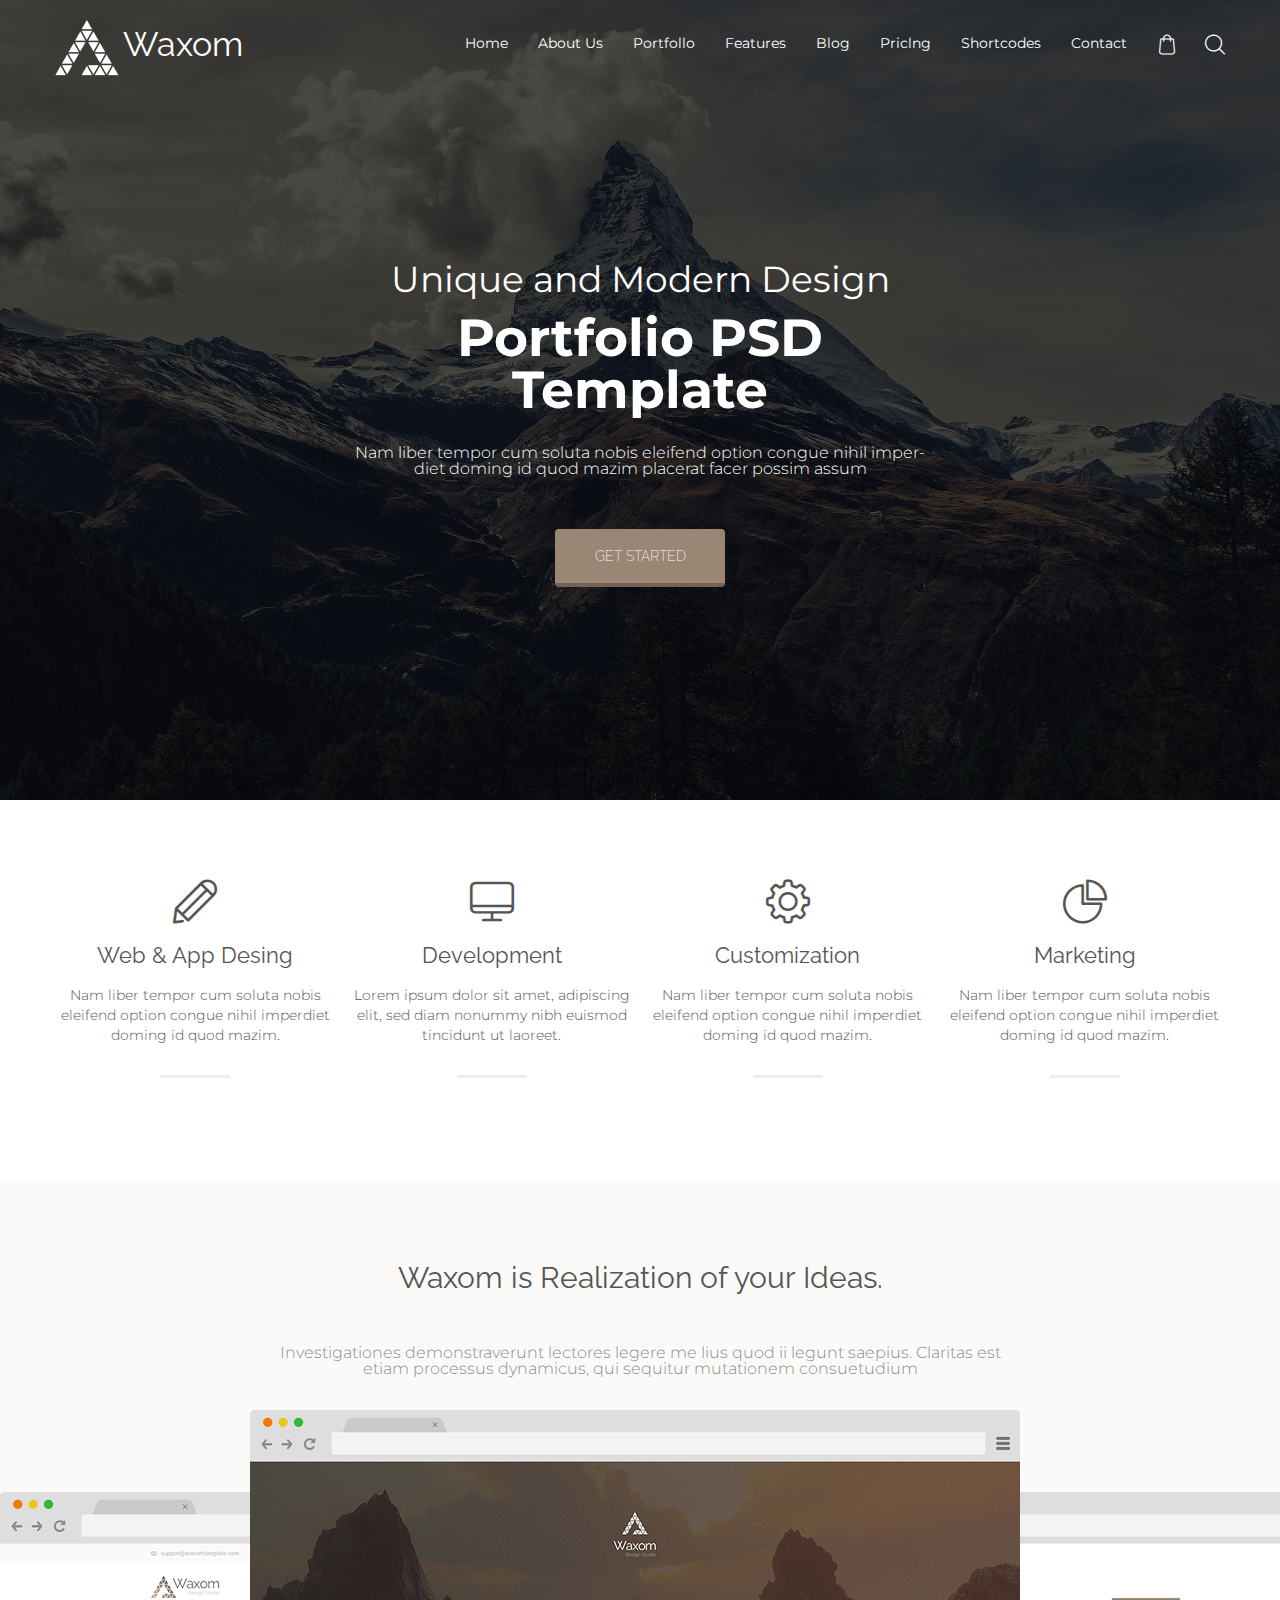
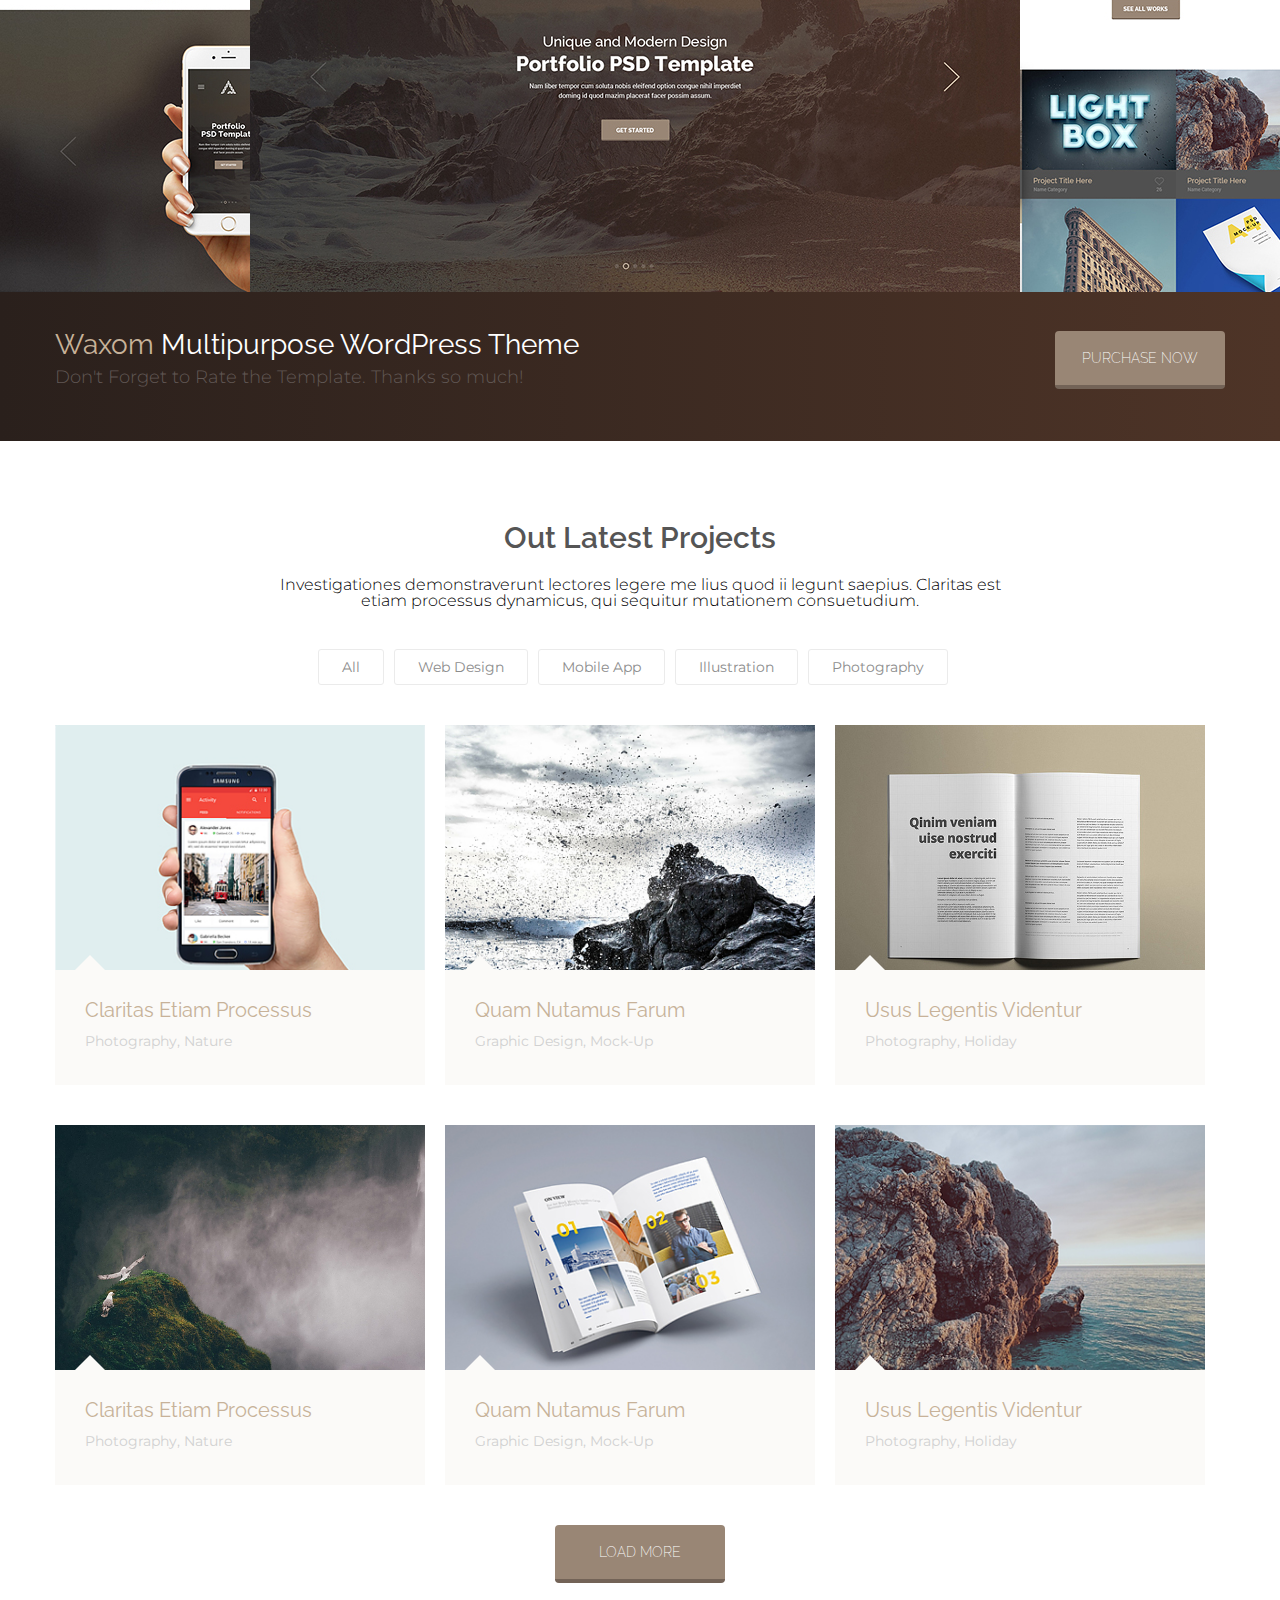
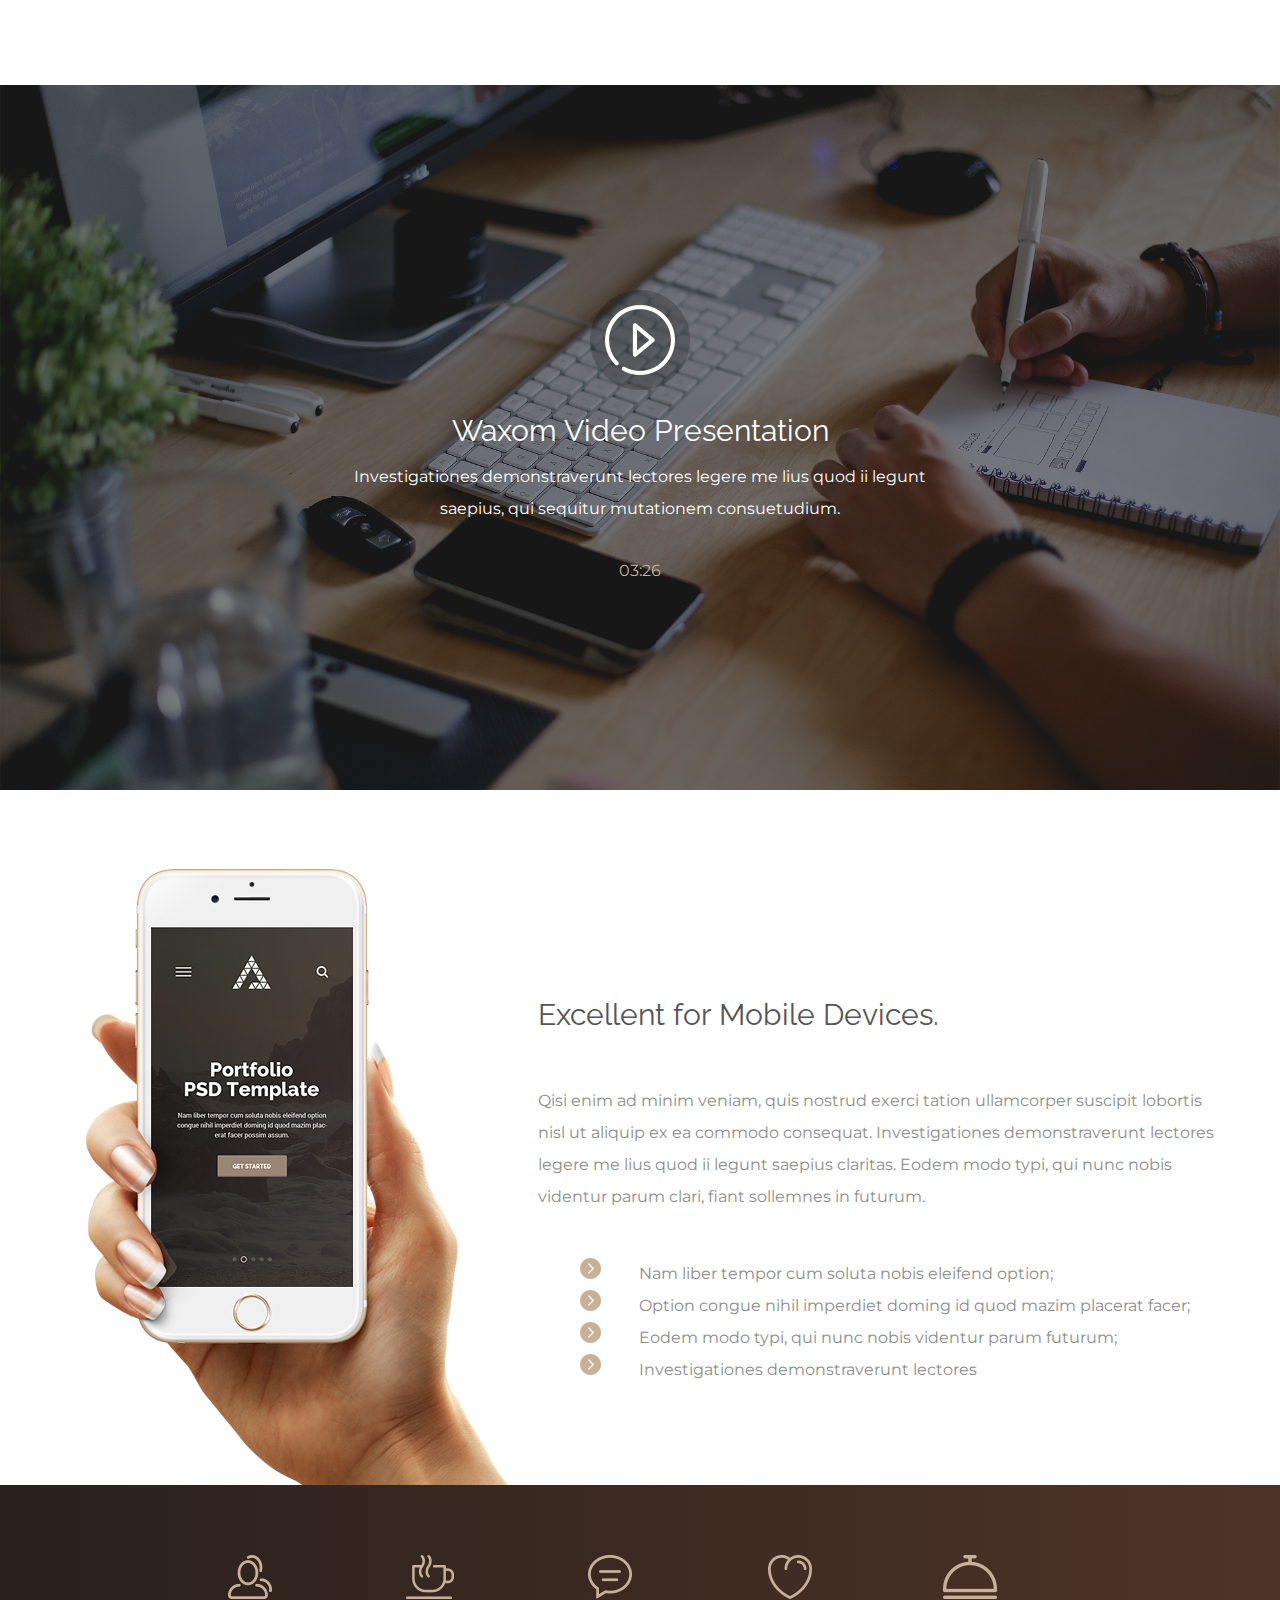
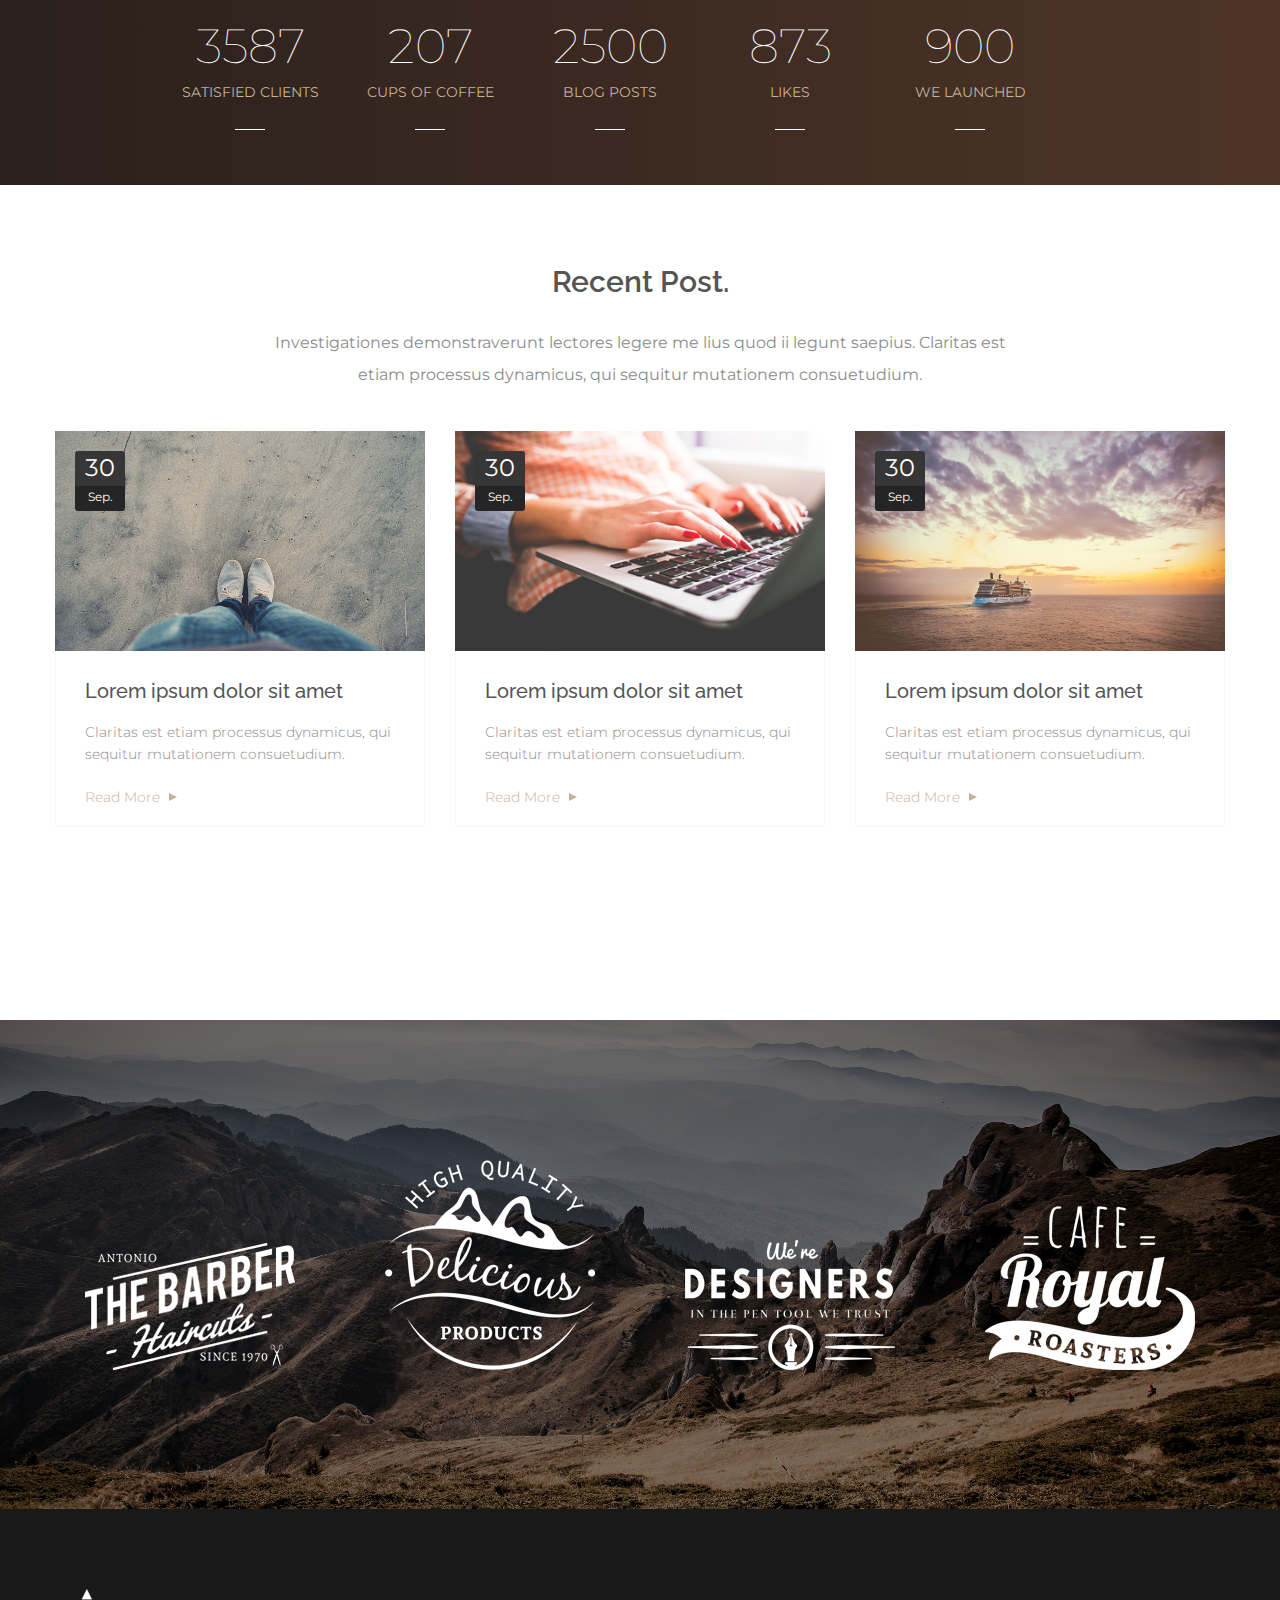
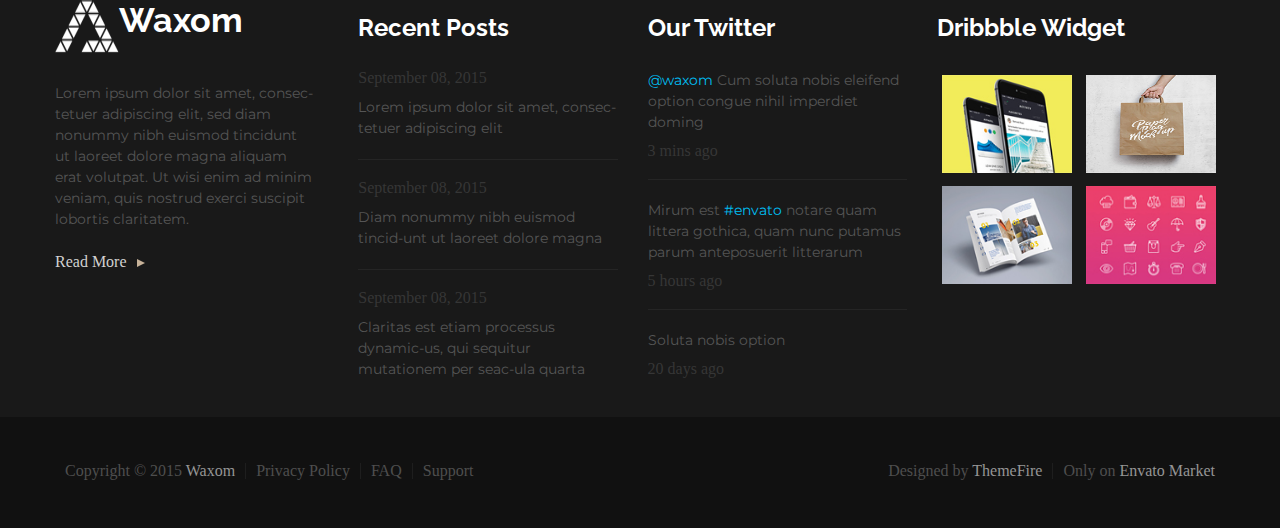
<file: site_3/index.html>
<!DOCTYPE html>
<html lang="en">
<head>
	<meta charset="UTF-8">
	<meta name="viewport" content="width=device-width, initial-scale=1.0">
	<link rel="stylesheet" href="reset.css">
	<link rel="stylesheet" type="text/css" href="style.css">
	<link rel="stylesheet" type="text/css" href="font/flaticon.css">
	<title>WOX</title>
</head>
<body>
	<div class="header">
		<div class="banner">
			<div class="nav">
				<img src="img/logos.png" alt="">
				<span class="logo">Waxom</span>
				<ul class="NavBar">
					<li><a class="NavLink" href="#">home</a></li>
					<li><a class="NavLink" href="#">about us</a></li>
					<li><a class="NavLink" href="#">portfollo</a></li>
					<li><a class="NavLink" href="#">features</a></li>
					<li><a class="NavLink" href="#">blog</a></li>
					<li><a class="NavLink" href="#">priclng</a></li>
					<li><a class="NavLink" href="#">shortcodes</a></li>
					<li><a class="NavLink" href="#">contact</a></li>
					<li><span class="flaticon-shopping-bag"></span></li>
					<li><span class="flaticon-magnifying-glass"></span></li>
				</ul>
			</div>
			<div class="banner-text">
				<p class="banner-text-1">Unique and Modern Design</p>
				<p class="banner-text-2">Portfolio PSD Template</p>
				<p class="banner-text-3">Nam liber tempor cum soluta nobis eleifend option congue nihil imper-diet doming id quod mazim placerat facer possim assum</p>
				<span class="banner-link"><a>GET STARTED</a></span>
			</div>
			
		</div>
	</div>
	<div class="spisok">
		<div class="spisok-panel">
			<div class="spisok-blok-1">
				<div class="spisok-blok-icon"><span class="flaticon-edit"></span></div>
				<h1>Web & App Desing</h1>
				<p>Nam liber tempor cum soluta nobis eleifend option congue nihil imperdiet doming id quod mazim.</p>
				<span class="spisok-blok-line"></span>
			</div>
			<div class="spisok-blok-2">
				<div class="spisok-blok-icon"><span class="flaticon-monitor"></span></div>
				<h1>Development</h1>
				<p>Lorem ipsum dolor sit amet, adipiscing elit, sed diam nonummy nibh euismod tincidunt ut laoreet.</p>
				<span class="spisok-blok-line"></span>
			</div>
			<div class="spisok-blok-3">
				<div class="spisok-blok-icon"><span class="flaticon-settings"></span></div>
				<h1>Customization</h1>
				<p>Nam liber tempor cum soluta nobis eleifend option congue nihil imperdiet doming id quod mazim.</p>
				<span class="spisok-blok-line"></span>
			</div>
			<div class="spisok-blok-4">
			<div class="spisok-blok-icon"><span class="flaticon-pie-chart"></span></div>
			<h1>Marketing</h1>
				<p>Nam liber tempor cum soluta nobis eleifend option congue nihil imperdiet doming id quod mazim.</p>
				<span class="spisok-blok-line"></span>
			</div>
		</div>
	</div>
	<div class="site-foto">
		<h1>Waxom is Realization of your Ideas.</h1>
		<p>Investigationes demonstraverunt lectores legere me lius quod ii legunt saepius. Claritas est etiam processus dynamicus, qui sequitur mutationem consuetudium</p>
		<div class="browser-foto">
			<img class="browser-left" src="img/browser-left.jpg" alt="">
			<img class="browser-center" src="img/browser-center.jpg" alt="">
			<img class="browser-right" src="img/browser-right.jpg" alt="">
		</div>
	</div>
	<div class="mini-panel">
		<div class="mini-panel-text">
			<span class="mini-panel-link"><a>PURCHASE NOW</a></span>
			<h1><span class="col">Waxom</span> Multipurpose WordPress Theme</h1>
			<p>Don't Forget to Rate the Template. Thanks so much!</p>
		</div>
	</div>
	<div class="foto-blok">
		<div class="foto-blok-2">
			<h1>Out Latest Projects</h1>
			<p>Investigationes demonstraverunt lectores legere me lius quod ii legunt saepius. Claritas est etiam processus dynamicus, qui sequitur mutationem consuetudium.</p>
		</div>
		<ul class="spisok-bar">
			<ol>All</ol>
			<ol>Web Design</ol>
			<ol>Mobile App</ol>
			<ol>Illustration</ol>
			<ol>Photography</ol>
		</ul>
		<div class="foto-banner">
			<div class="foto-ban">
				<div class="banner-img">
					<span class="img_cover">
						<span class="black">
							<span class="icon-link">
							<i class="icon flaticon-link"></i>
							<i class="icon flaticon-magnifying-glass"></i>
							</span>
						</span>
						<img src="./img/photo.jpg" alt="">
					</span>
				</div>
				<div class="foto-info">
					<h1>Claritas Etiam Processus</h1>
					<p>Photography, Nature</p>
				</div>
			</div>
			<div class="foto-ban">
				<div class="banner-img">
					<span class="img_cover">
						<span class="black">
							<span class="icon-link">
							<i class="icon flaticon-link"></i>
							<i class="icon flaticon-magnifying-glass"></i>
							</span>
						</span>
						<img src="./img/photo_2.jpg" alt="">
					</span>
				</div>
				<div class="foto-info">
					<h1>Quam Nutamus Farum</h1>
					<p>Graphic Design, Mock-Up</p>
				</div>
			</div>
			<div class="foto-ban">
				<div class="banner-img">
					<span class="img_cover">
						<span class="black">
							<span class="icon-link">
							<i class="icon flaticon-link"></i>
							<i class="icon flaticon-magnifying-glass"></i>
							</span>
						</span>
						<img src="./img/photo_3.jpg" alt="">
					</span>
				</div>
				<div class="foto-info">
					<h1>Usus Legentis Videntur</h1>
					<p>Photography, Holiday</p>
				</div>
			</div>
			<div class="foto-ban">
				<div class="banner-img">
					<span class="img_cover">
						<span class="black">
							<span class="icon-link">
							<i class="icon flaticon-link"></i>
							<i class="icon flaticon-magnifying-glass"></i>
							</span>
						</span>
						<img src="./img/photo_4.jpg" alt="">
					</span>
				</div>
				<div class="foto-info">
					<h1>Claritas Etiam Processus</h1>
					<p>Photography, Nature</p>
				</div>
			</div>
			<div class="foto-ban">
				<div class="banner-img">
					<span class="img_cover">
						<span class="black">
							<span class="icon-link">
							<i class="icon flaticon-link"></i>
							<i class="icon flaticon-magnifying-glass"></i>
							</span>
						</span>
						<img src="./img/photo_5.jpg" alt="">
					</span>
				</div>
				<div class="foto-info">
					<h1>Quam Nutamus Farum</h1>
					<p>Graphic Design, Mock-Up</p>
				</div>
			</div>
			<div class="foto-ban">
				<div class="banner-img">
					<span class="img_cover">
						<span class="black">
							<span class="icon-link">
							<i class="icon flaticon-link"></i>
							<i class="icon flaticon-magnifying-glass"></i>
							</span>
						</span>
						<img src="./img/photo_6.jpg" alt="">
					</span>
				</div>
				<div class="foto-info">
					<h1>Usus Legentis Videntur</h1>
					<p>Photography, Holiday</p>
				</div>
			</div>
		</div>
		<span class="foto-banner-link"><a>LOAD MORE</a></span>
	</div>
	<div class="video-bar">
		<div class="black-fon">
			<div class="video-bar-content">
				<p class="imge"><img src="img/icon-play.png" width="100" height="100" alt=""></p>
				<h1>Waxom Video Presentation</h1>
				<p>Investigationes demonstraverunt lectores legere me lius quod ii legunt saepius, qui sequitur mutationem consuetudium.</p>
				<p class="time"><time width="36" height="10">03:26</time></p>
			</div>
		</div>
	</div>
	<div class="mobil-panel">
		<div class="mobil-blok-panel">
			<div class="text-panel">
				<h1>Excellent for Mobile Devices.</h1>
				<p>Qisi enim ad minim veniam, quis nostrud exerci tation ullamcorper suscipit lobortis nisl ut aliquip ex ea commodo consequat. Investigationes demonstraverunt lectores legere me lius quod ii legunt saepius claritas. Eodem modo typi, qui nunc nobis videntur parum clari, fiant sollemnes in futurum.</p>
				<ul>
					<li>Nam liber tempor cum soluta nobis eleifend option;</li>
					<li>Option congue nihil imperdiet doming id quod mazim placerat facer;</li>
					<li>Eodem modo typi, qui nunc nobis videntur parum futurum;</li>
					<li>Investigationes demonstraverunt lectores</li>
				</ul>
			</div>
			<div class="iphone-icon">
				<img src="img/iPhone.png" alt="">
			</div>
		</div>
	</div>
	<div class="statistika">
		<div class="statistika-panel">
			<div class="scet-panel">
				<p class="icon-con"><img src="img/icon.png" alt=""></p>
				<p class="scet">3587</p>
				<p class="scet-text">satisfied clients</p>
				<span class="line"></span>
			</div>
			<div class="scet-panel">
				<p class="icon-con"><img src="img/icon_2.png" alt=""></p>
				<p class="scet">207</p>
				<p class="scet-text">cups of coffee</p>
				<span class="line"></span>
			</div>
			<div class="scet-panel">
				<p class="icon-con"><img src="img/icon_3.png" alt=""></p>
				<p class="scet">2500</p>
				<p class="scet-text">blog posts</p>
				<span class="line"></span>
			</div>
			<div class="scet-panel">
				<p class="icon-con"><img src="img/icon_4.png" alt=""></p>
				<p class="scet">873</p>
				<p class="scet-text">likes</p>
				<span class="line"></span>
			</div>
			<div class="scet-panel">
				<p class="icon-con"><img src="img/icon_5.png" alt=""></p>
				<p class="scet">900</p>
				<p class="scet-text">we launched</p>
				<span class="line"></span>
			</div>
		</div>
	</div>
	<div class="post">
		<h1 class="post-title">Recent Post.</h1>
		<p class="post-text">Investigationes demonstraverunt lectores legere me lius quod ii legunt saepius. Claritas est etiam processus dynamicus, qui sequitur mutationem consuetudium.</p>
		<div class="post-menu">
			<div class="post-panel">
				<div class="post-panel-image">
					<div class="data-time">
						<div class="day"><p>30</p></div>
						<div class="data"><p>Sep.</p></div>
					</div>
					<img src="img/post_photo.jpg" alt="">
				</div>
				<div class="post-panel-text">
					<div class="post-panel-info">
						<h1>Lorem ipsum dolor sit amet</h1>
						<p>Claritas est etiam processus dynamicus, qui sequitur mutationem consuetudium.</p>
						<p class="post-link"><a href="">Read More </a></p>
					</div>
				</div>
			</div>
			<div class="post-panel">
				<div class="post-panel-image">
					<div class="data-time">
						<div class="day"><p>30</p></div>
						<div class="data"><p>Sep.</p></div>
					</div>
					<img src="img/post_photo_2.jpg" alt="">
				</div>
				<div class="post-panel-text">
					<div class="post-panel-info">
						<h1>Lorem ipsum dolor sit amet</h1>
						<p>Claritas est etiam processus dynamicus, qui sequitur mutationem consuetudium.</p>
						<p class="post-link"><a href="">Read More</a></p>
					</div>
				</div>
			</div>
			<div class="post-panel">
				<div class="post-panel-image">
					<div class="data-time">
						<div class="day"><p>30</p></div>
						<div class="data"><p>Sep.</p></div>
					</div>
					<img src="img/post_photo_3.jpg" alt="">
				</div>
				<div class="post-panel-text">
					<div class="post-panel-info">
						<h1>Lorem ipsum dolor sit amet</h1>
						<p>Claritas est etiam processus dynamicus, qui sequitur mutationem consuetudium.</p>
						<p class="post-link"><a href="">Read More</a></p>
					</div>
				</div>
			</div>
		</div>
	</div>
	<div class="stiker">
		<div class="stiker-fon">
			<div class="stik-logo">
				<img src="img/logo-01.png" alt="">
				<img src="img/logo-02.png" alt="">
				<img src="img/logo-03.png" alt="">
				<img src="img/logo-04.png" alt="">
			</div>
		</div>
	</div>
	<div class="footer">
		<div class="footer-content">
			<div class="logo-div">
				<span class="footer-logo">
				<img src="img/logos.png" alt="">
				<h1>Waxom</h1>
				</span>
				<p>Lorem ipsum dolor sit amet, consec-tetuer adipiscing elit, sed diam nonummy nibh euismod tincidunt ut laoreet dolore magna aliquam erat volutpat. Ut wisi enim ad minim veniam, quis nostrud exerci suscipit lobortis claritatem.</p>
				<a href="">Read More</a>
			</div>
			<div class="footer-post">
				<h1>Recent Posts</h1>
				<div class="post-text">
					<time class="post-time">September 08, 2015</time>
					<p>Lorem ipsum dolor sit amet, consec-tetuer adipiscing elit</p>
				</div>
				<span class="footer-post-line"></span>
				<div class="post-text">
					<time class="post-time">September 08, 2015</time>
					<p>Diam nonummy nibh euismod tincid-unt ut laoreet dolore magna</p>
				</div>
				<span class="footer-post-line"></span>
				<div class="post-text">
					<time class="post-time">September 08, 2015</time>
					<p>Claritas est etiam processus dynamic-us, qui sequitur mutationem
					per seac-ula quarta</p>
				</div>
			</div>
			<div class="twitter">
				<h1>Our Twitter</h1>
				<div class="post-text">
					<p><i>@waxom</i> Cum soluta nobis eleifend option congue nihil imperdiet doming</p>
					<time class="twit-time">3 mins ago</time>
				</div>
				<span class="footer-post-line"></span>
				<div class="post-text">
					<p>Mirum est <i>#envato</i> notare quam littera gothica, quam nunc putamus parum anteposuerit litterarum</p>
					<time class="twit-time">5 hours ago</time>
				</div>
				<span class="footer-post-line"></span>
				<div class="post-text">
					<p>Soluta nobis option</p>
					<time class="twit-time">20 days ago</time>
				</div>
			</div>
			<div class="dribbble">
				<h1>Dribbble Widget</h1>
				<span class="drib-img"><img src="img/drib.jpg" alt=""></span>
				<span class="drib-img"><img src="img/drib_2.jpg" alt=""></span>
				<span class="drib-img"><img src="img/drib_3.jpg" alt=""></span>
				<span class="drib-img"><img src="img/drib_4.jpg" alt=""></span>
			</div>
		</div>
	</div>
	<div class="pod-footer">
		<div class="bottom">
			<ul>
				<li>Copyright © 2015 <i>Waxom</i></li>
				<li>Privacy Policy</li>
				<li>FAQ</li>
				<li>Support</li>
			</ul>
			<ul class="bot-2">
				<li>Designed by <i>ThemeFire</i></li>
				<li>Only on <i>Envato Market</i></li>
			</ul>
		</div>
	</div>
</body>
</html>
</file>
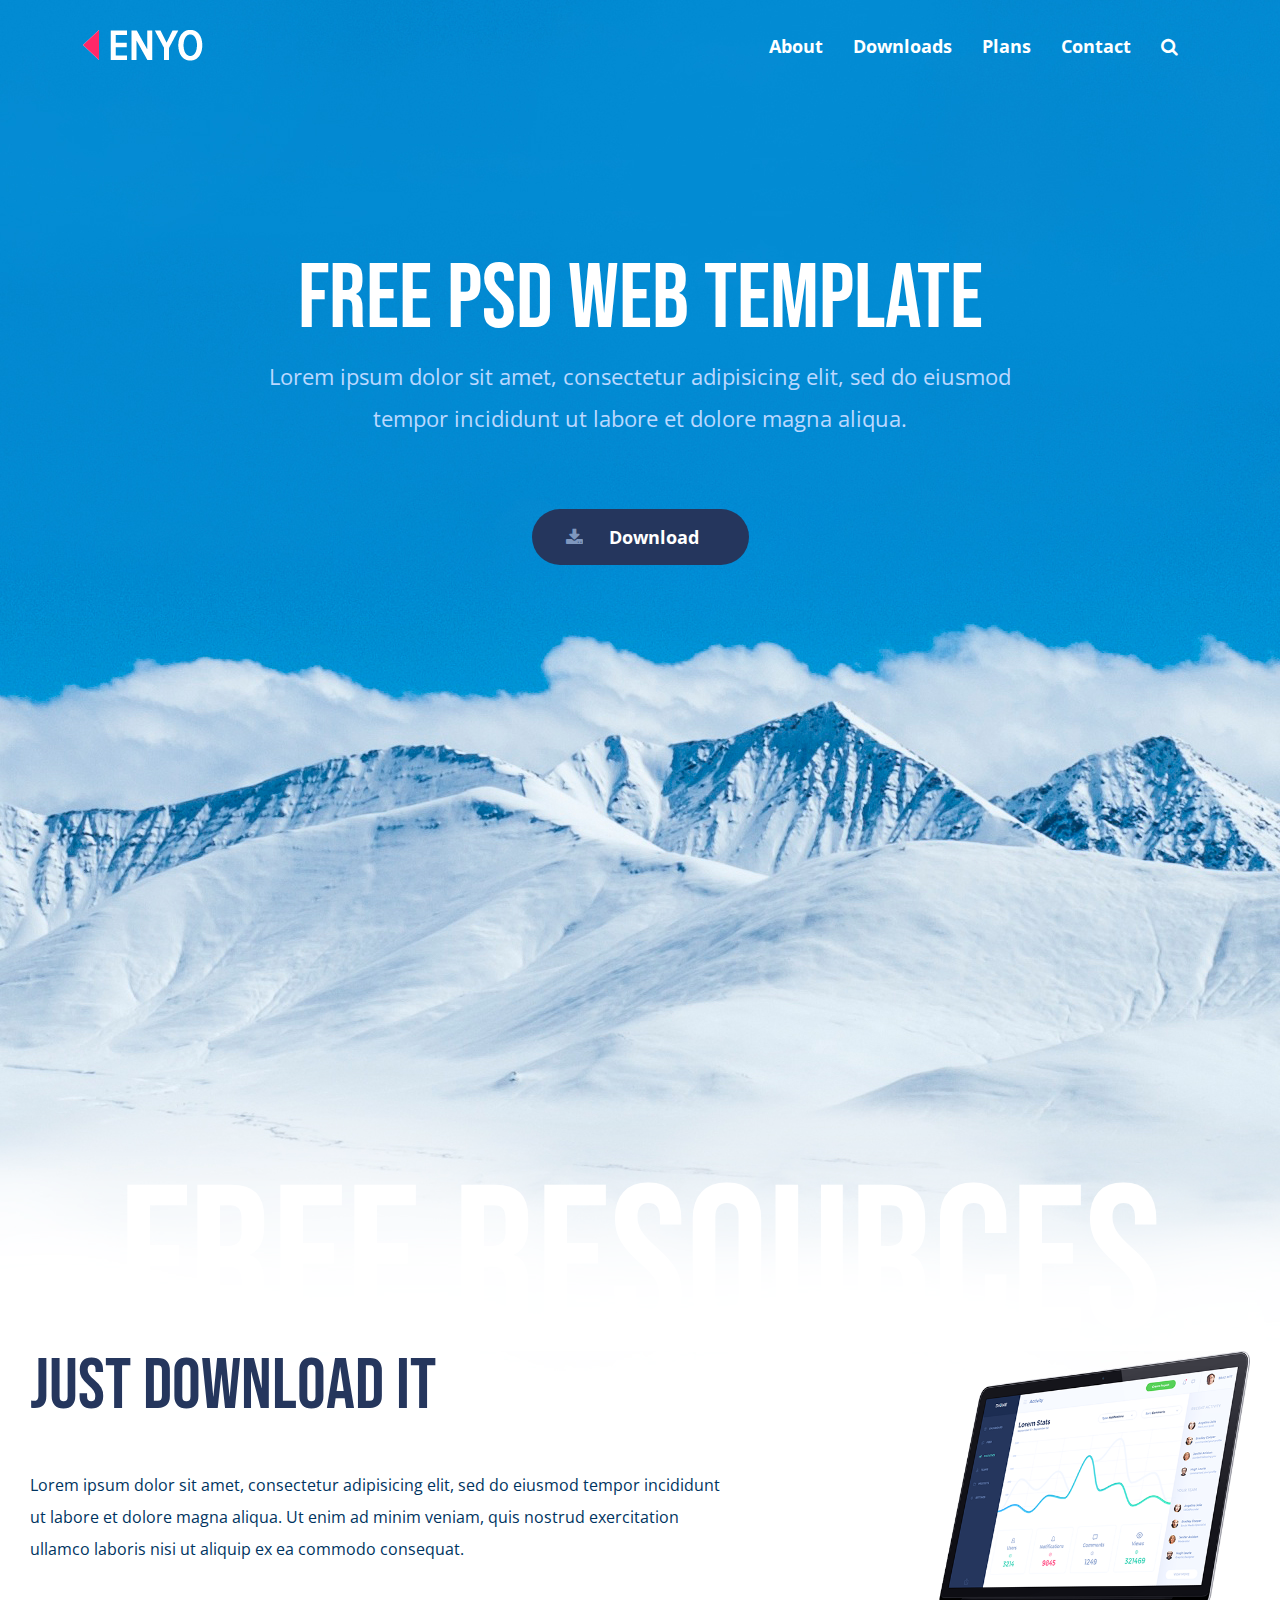
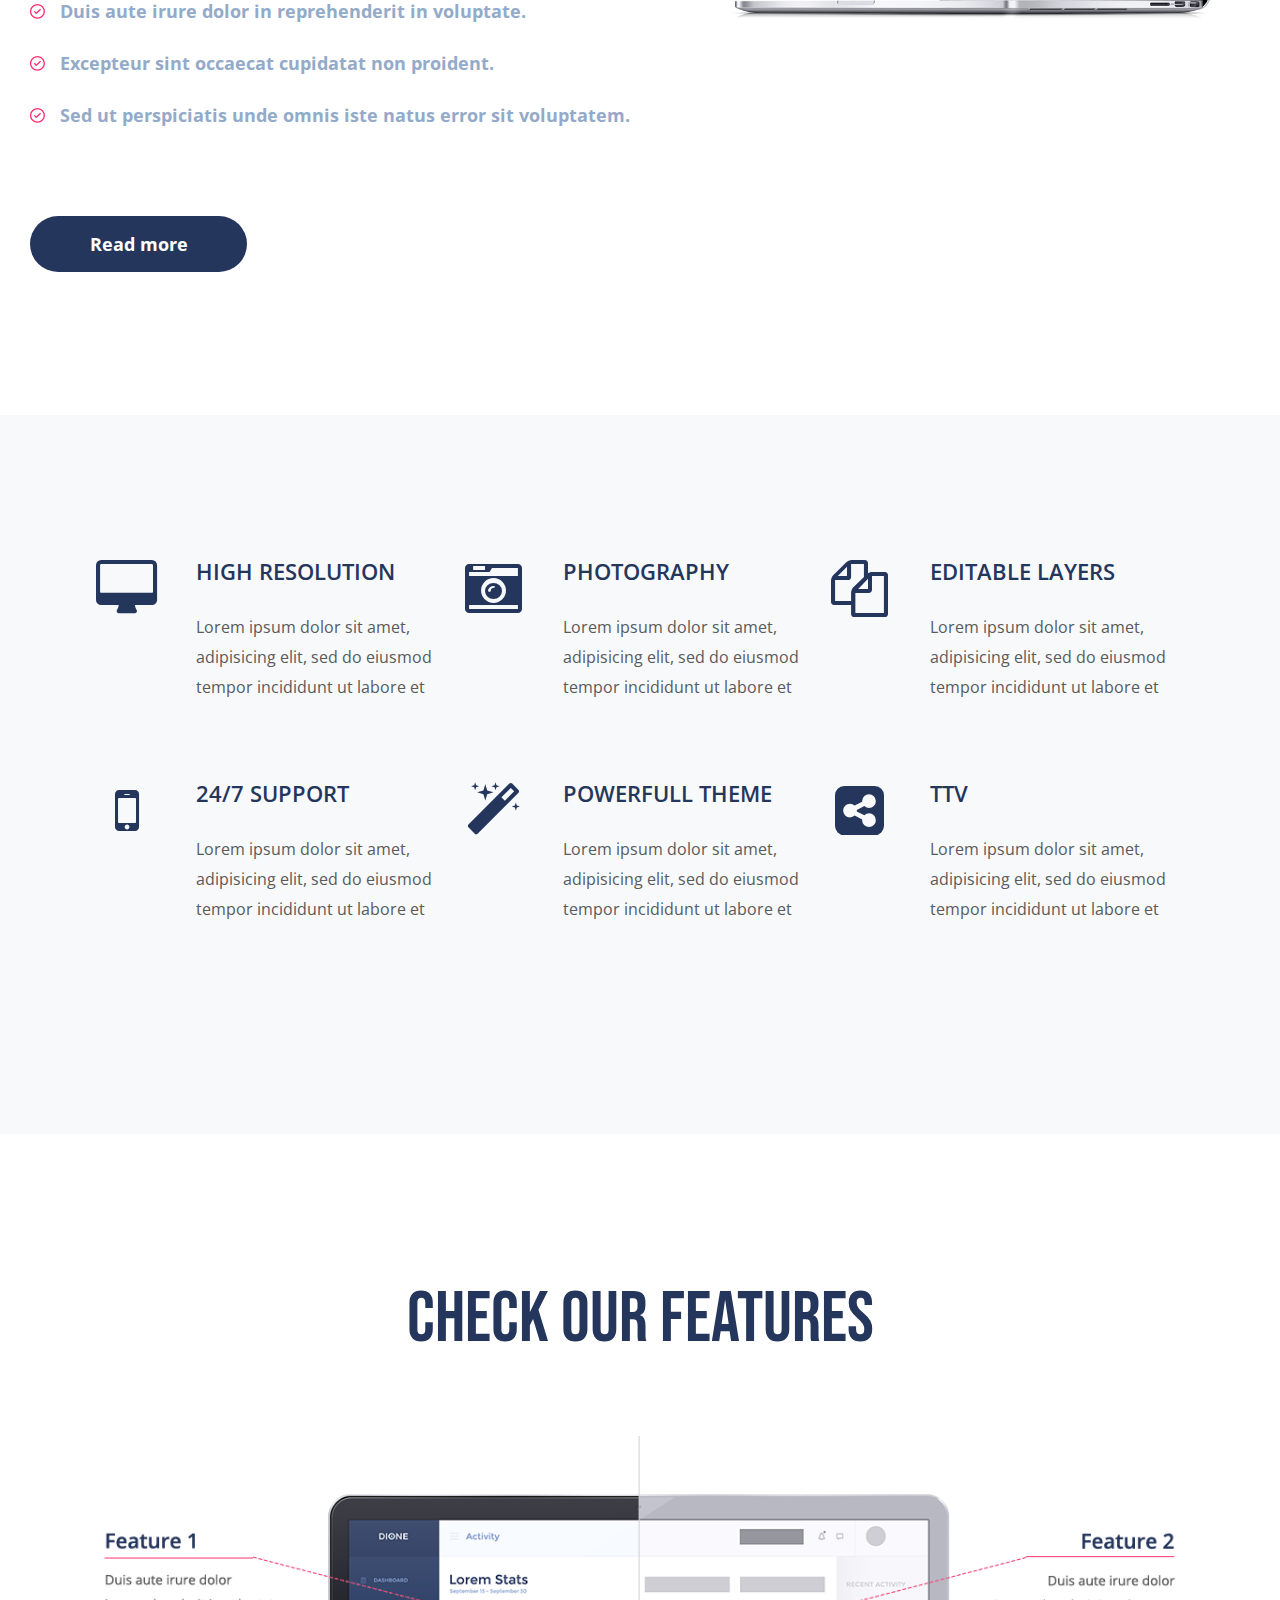
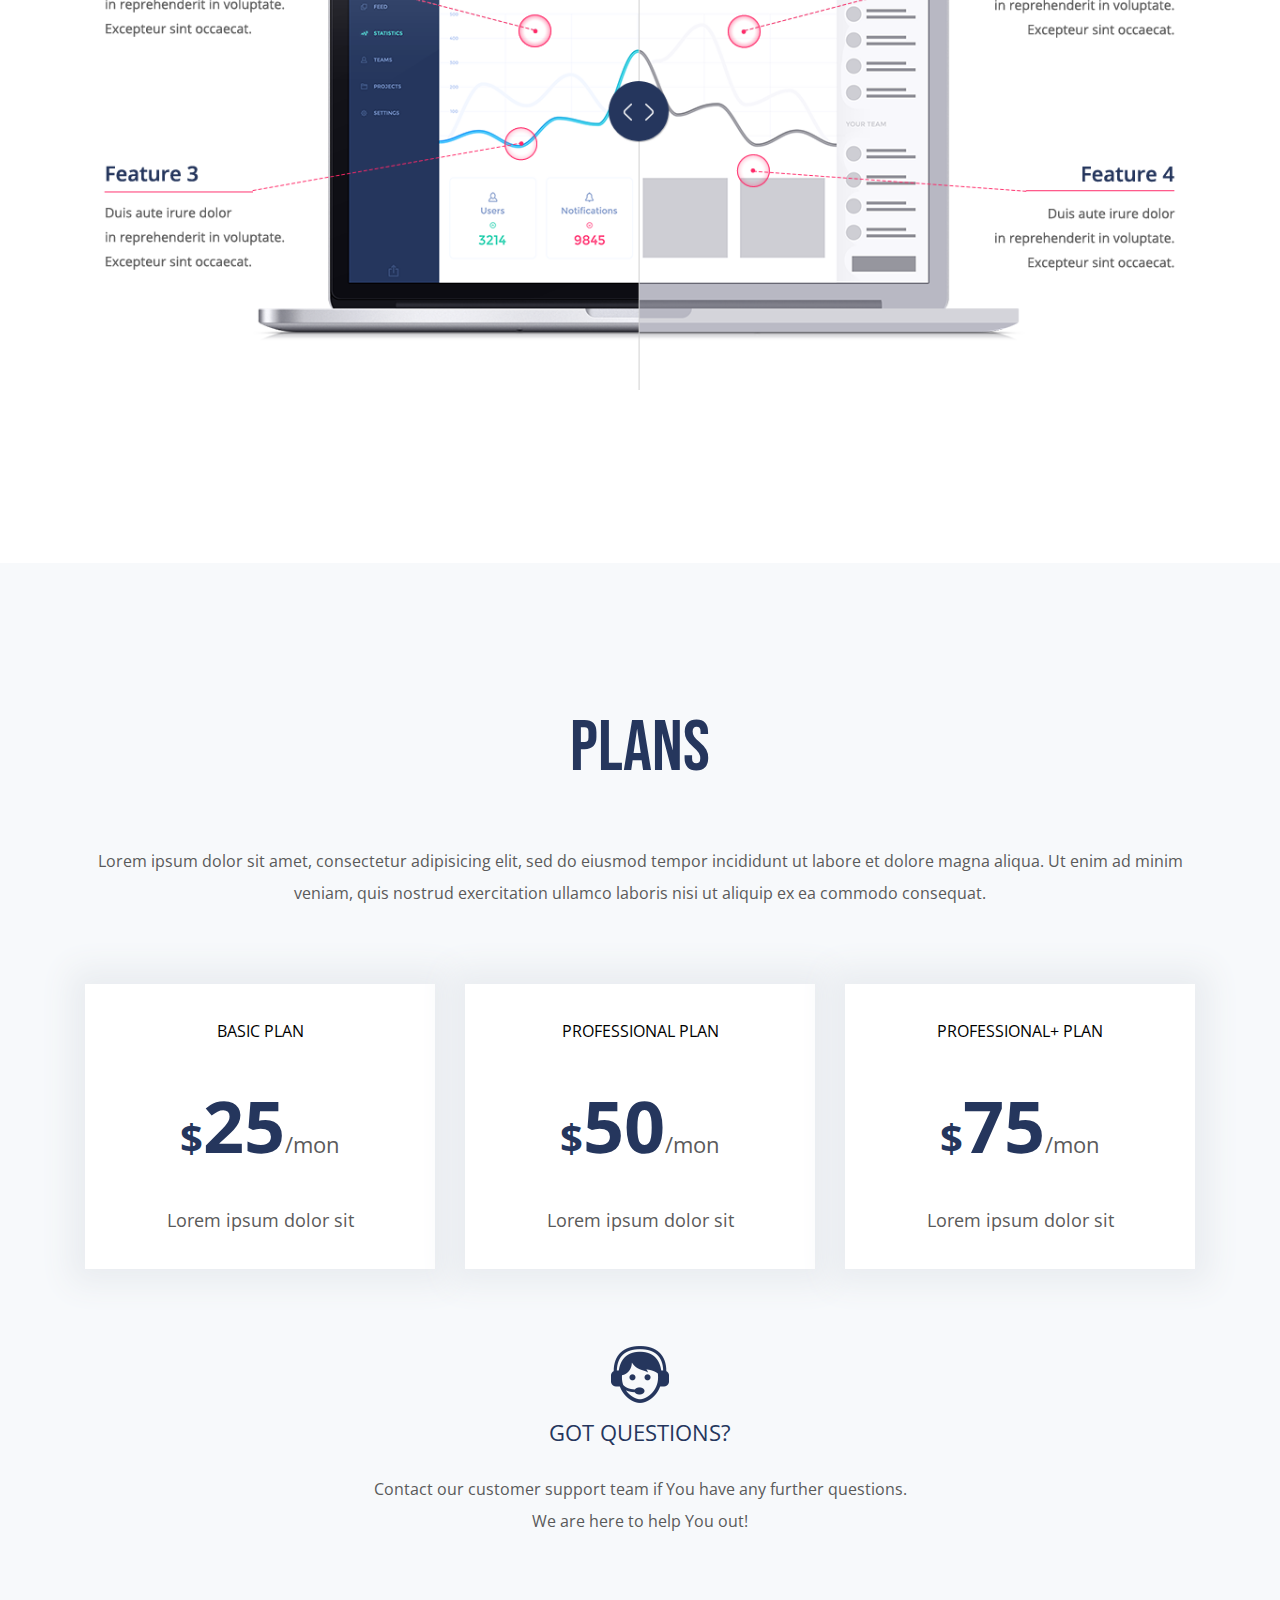
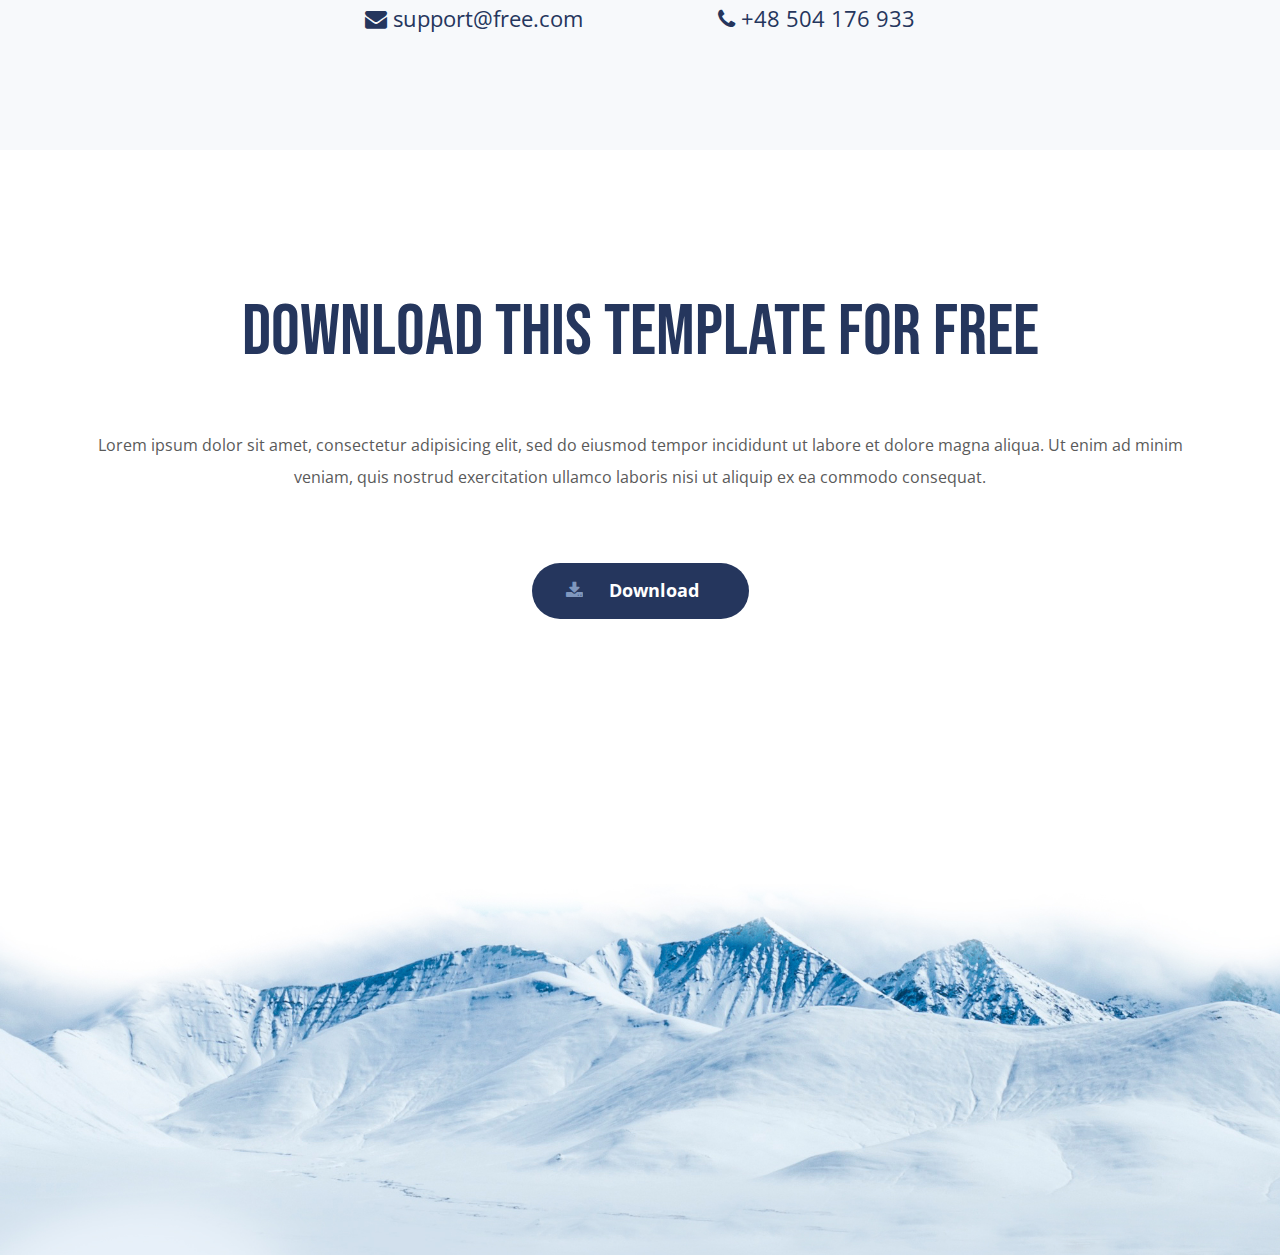
<file: site_4/index.html>
<!DOCTYPE html>
<html lang="en">
<head>
	<meta charset="UTF-8">
	<meta name="viewport" content="width=device-width, initial-scale=1.0">
	<title>Document</title>
	<link rel="shortcut icon" href="img/log.jpeg" type="image/x-icon">
	<link rel="stylesheet" href="reset.css">
	<link rel="stylesheet" href="style.css">
	<link rel="stylesheet" type="text/css" href="font-awesome-4.7.0/css/font-awesome.css">
	<link rel="stylesheet" href="media.css">
	<link rel="preconnect" href="https://fonts.gstatic.com">
<link rel="preconnect" href="https://fonts.gstatic.com">
<link href="https://fonts.googleapis.com/css2?family=Open+Sans:ital,wght@0,300;0,400;0,600;0,700;0,800;1,300;1,400;1,600;1,700;1,800&display=swap" rel="stylesheet">
<link href="https://fonts.googleapis.com/css2?family=Bebas+Neue&display=swap" rel="stylesheet">
</head>
<body>
	<header class="header">
			<nav class="nav">
					<div class="logo__icon">
						<img src="img/logo.png" alt="">
					</div>
					<div class="header__burger">
						<span></span>
					</div>
					<ul class="nav__panel">
						<li><a href="">About</a></li>
						<li><a href="">Downloads</a></li>
						<li><a href="">Plans</a></li>
						<li><a href="">Contact</a></li>
						<li><span><i class="fa fa-search" aria-hidden="true"></i></span></li>
					</ul>
		    </nav>
		    <section class="header__content">
		    	<h1 class="header__h1 h1">FREE PSD WEB TEMPLATE</h1>
		    	<p class="header__text p">Lorem ipsum dolor sit amet, consectetur adipisicing elit, sed do eiusmod tempor incididunt ut labore et dolore magna aliqua.</p>
		    	<button class="header__button button">
		    		<i class="fa fa-download fa-fw" aria-hidden="true"></i>
		    		<a href="" class="header__button__link">Download</a></button>
		    </section>
		    <div class="header__footer__text">
		    	<i>FREE RESOURCES</i>
		    </div>
	</header>
	<section class="section__list">
		<div class="section__body">
			<div class="list__body">
				<h1 class="list__h1 h1">JUST DOWNLOAD IT</h1>
				<p class="list__text p">Lorem ipsum dolor sit amet, consectetur adipisicing elit, sed do eiusmod tempor incididunt ut labore et dolore magna aliqua. Ut enim ad minim veniam, quis nostrud exercitation ullamco laboris nisi ut aliquip ex ea commodo consequat. </p>
				<ul class="list__list">
					<li>Duis aute irure dolor in reprehenderit in voluptate.</li>
					<li>Excepteur sint occaecat cupidatat non proident. </li>
					<li>Sed ut perspiciatis unde omnis iste natus error sit voluptatem. </li>
				</ul>
				<button class="section__list__button button">
		    		<a href="" class="section__list__link">Read more</a></button>
			</div>
			   <div class="list__img">
			   		<img src="img/Macbook.png" alt="Macbook" class="list__img">
			   </div>
		</div>
	</section>
	<section class="section__column">
		<div class="section__column__row">
			<div class="section__column__item">
				<div class="section__column__item__icon">
					<i class="fa fa-desktop fa-fw" aria-hidden="true"></i>
				</div>
				<div class="section__column__item_body">
					<h2 class="section__column__item_h2 h2">HIGH RESOLUTION</h2>
				<p class="section__column__item_p p">Lorem ipsum dolor sit amet,  adipisicing elit, sed do eiusmod tempor incididunt ut labore et</p>
				</div>
			</div>
			<div class="section__column__item">
				<div class="section__column__item__icon">
					<i class="fa fa-camera-retro fa-fw" aria-hidden="true"></i>
				</div>
				<div class="section__column__item_body">
					<h2 class="section__column__item_h2 h2">PHOTOGRAPHY</h2>
				<p class="section__column__item_p p">Lorem ipsum dolor sit amet,  adipisicing elit, sed do eiusmod tempor incididunt ut labore et</p>
				</div>
			</div>
			<div class="section__column__item">
				<div class="section__column__item__icon">
					<i class="fa fa-files-o fa-fw" aria-hidden="true"></i>
				</div>
				<div class="section__column__item_body">
					<h2 class="section__column__item_h2 h2">EDITABLE LAYERS</h2>
				<p class="section__column__item_p p">Lorem ipsum dolor sit amet,  adipisicing elit, sed do eiusmod tempor incididunt ut labore et</p>
				</div>
			</div>
			<div class="section__column__item">
				<div class="section__column__item__icon">
					<i class="fa fa-mobile fa-fw" aria-hidden="true"></i>
				</div>
				<div class="section__column__item_body">
					<h2 class="section__column__item_h2 h2">24/7 SUPPORT</h2>
				<p class="section__column__item_p p">Lorem ipsum dolor sit amet,  adipisicing elit, sed do eiusmod tempor incididunt ut labore et</p>
				</div>
			</div>
			<div class="section__column__item">
				<div class="section__column__item__icon">
					<i class="fa fa-magic fa-fw" aria-hidden="true"></i>
				</div>
				<div class="section__column__item_body">
					<h2 class="section__column__item_h2 h2">POWERFULL THEME</h2>
				<p class="section__column__item_p p">Lorem ipsum dolor sit amet,  adipisicing elit, sed do eiusmod tempor incididunt ut labore et</p>
				</div>
			</div>
			<div class="section__column__item">
				<div class="section__column__item__icon">
					<i class="fa fa-share-alt-square fa-fw" aria-hidden="true"></i>
				</div>
				<div class="section__column__item_body">
					<h2 class="section__column__item_h2 h2">TTV</h2>
				<p class="section__column__item_p p">Lorem ipsum dolor sit amet,  adipisicing elit, sed do eiusmod tempor incididunt ut labore et</p>
				</div>
			</div>
		</div>
	</section>
	<section class="section__notebook">
		<div class="section__notebook__box">
			<div class="section__notebook__heading">
				<h1 class="section__notebook__h1 h1">Check Our Features</h1>
			</div>
			<div class="section__notebook__info__img">
				<img src="img/Slice_1.png" alt="notebook">
			</div>
		</div>
	</section>
	<section class="section__plans">
		<div class="section__plans__shell">
			<h1 class="section__plans__h1 h1">Plans</h1>
			<p class="section__plans__p p">Lorem ipsum dolor sit amet, consectetur adipisicing elit, sed do eiusmod tempor incididunt ut labore et dolore magna aliqua. Ut enim ad minim veniam, quis nostrud exercitation ullamco laboris nisi ut aliquip ex ea commodo consequat. </p>
			<div class="section__plans__columns">
				<div class="section__plans__row">
					<span class="section__plans__row__name p">BASIC PLAN</span>
					<span class="section__plans__row__money p"><i class="logo">$</i><i class="money">25</i>/mon</span>
					<span class="section__plans__row__description p">Lorem ipsum dolor sit</span>
				</div>
				<div class="section__plans__row">
					<span class="section__plans__row__name p">PROFESSIONAL PLAN</span>
					<span class="section__plans__row__money p"><i class="logo">$</i><i class="money">50</i>/mon</span>
					<span class="section__plans__row__description p">Lorem ipsum dolor sit</span>
				</div>
				<div class="section__plans__row">
					<span class="section__plans__row__name p">PROFESSIONAL+ PLAN</span>
					<span class="section__plans__row__money p"><i class="logo">$</i><i class="money">75</i>/mon</span>
					<span class="section__plans__row__description p">Lorem ipsum dolor sit</span>
				</div>
			</div>
			<div class="section__plans__support">
				<div class="section__plans__support__icon">
					<img src="img/call37.png" alt="call-icon">
				</div>
				<p class="section__plans__support__submit p">GOT questions?</p>
				<p class="section__plans__support__body p">Contact our customer support team if You have any further questions.
We are here to help You out!</p>
				<div class="section__plans__support__contacts">
					<div class="section__plans__support__email p">
						<i class="fa fa-envelope" aria-hidden="true"></i>
						<span>support@free.com</span>
					</div>
					<div class="section__plans__support__mobil p">
						<i class="fa fa-phone" aria-hidden="true"></i>
						<span>+48 504 176 933</span>
					</div>
				</div>
			</div>
		</div>
	</section>
	<footer class="footer">
		<div class="footer__box">
			<h1 class="footer__h1 h1">Download this template for free</h1>
			<p class="footer__p p">Lorem ipsum dolor sit amet, consectetur adipisicing elit, sed do eiusmod tempor incididunt ut labore et dolore magna aliqua. Ut enim ad minim veniam, quis nostrud exercitation ullamco laboris nisi ut aliquip ex ea commodo consequat. </p>
			<button class="footer__button button">
			    <i class="fa fa-download fa-fw" aria-hidden="true"></i>
			    <a href="" class="footer__button__link">Download</a>
			</button>
		</div>
	</footer>


	<script src="js/jquery.js"></script>
	<script src="js/code.js"></script>
</body>
</html>
</file>
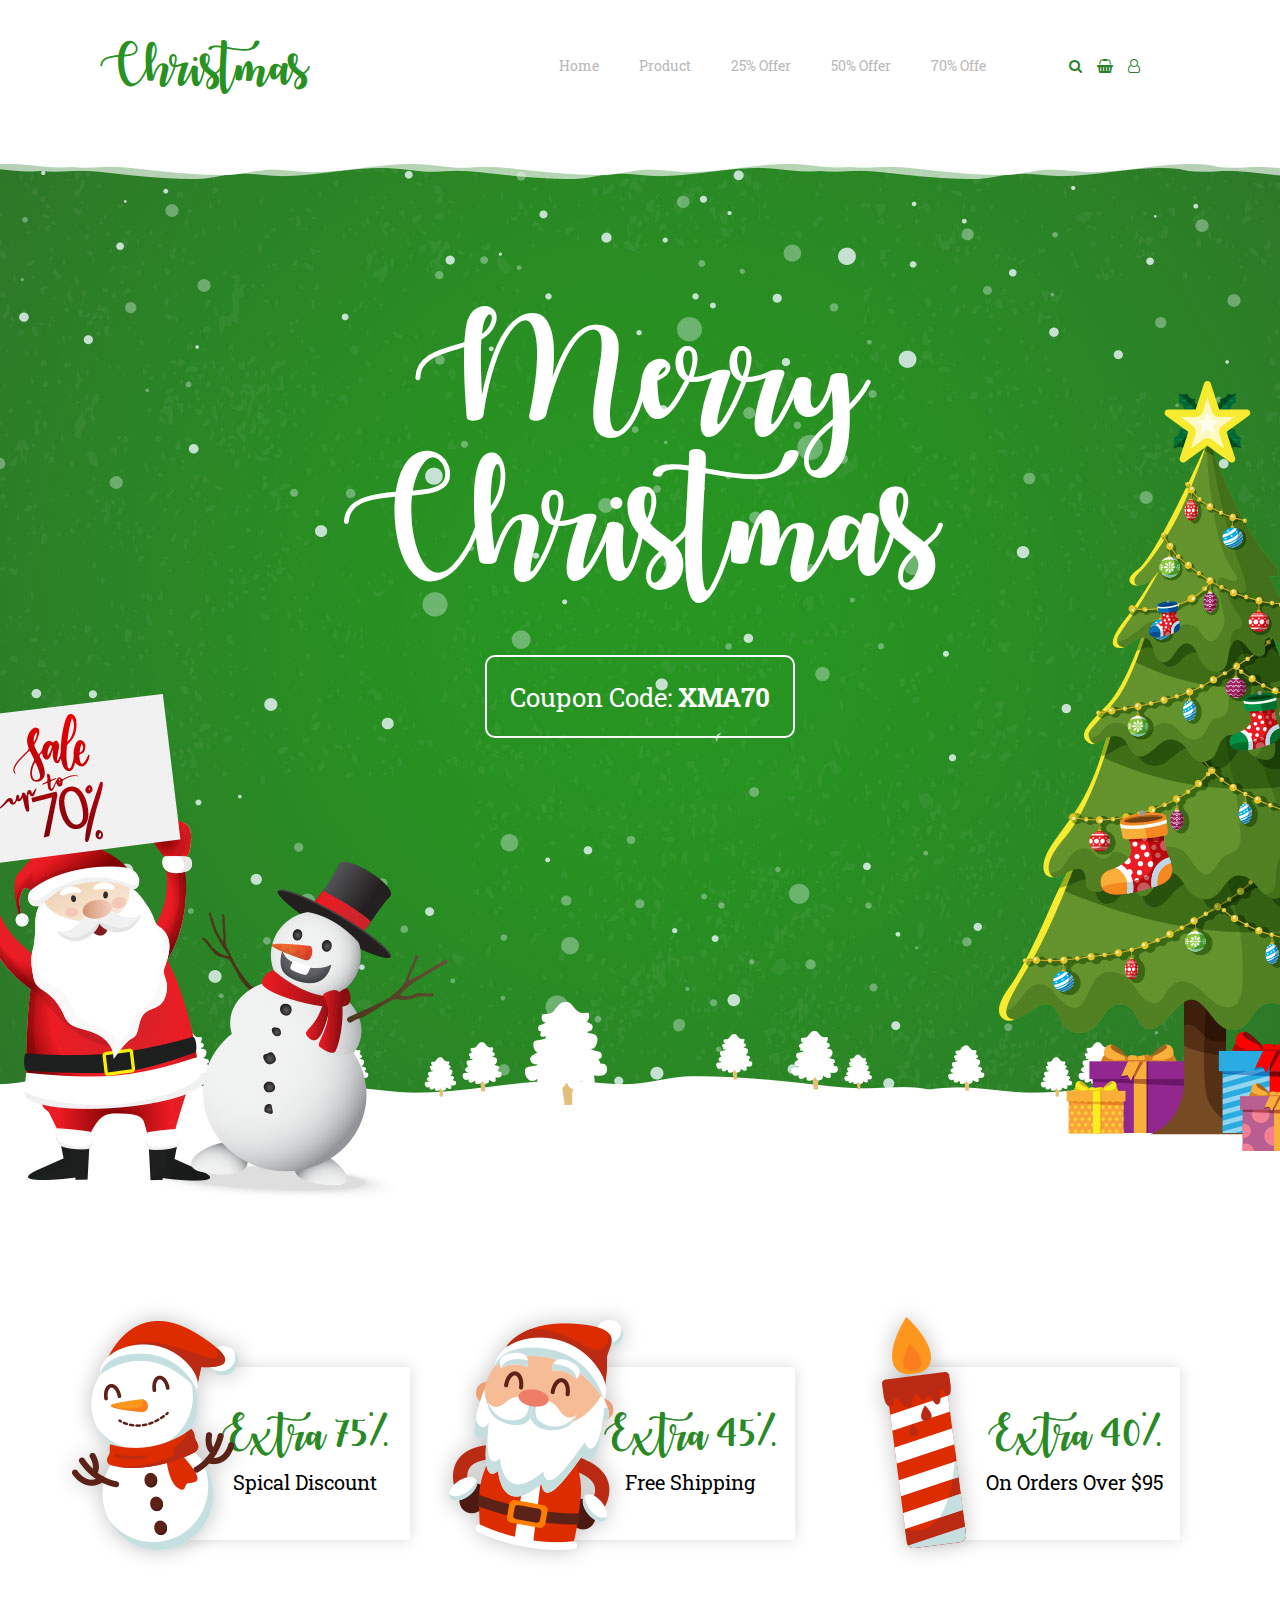
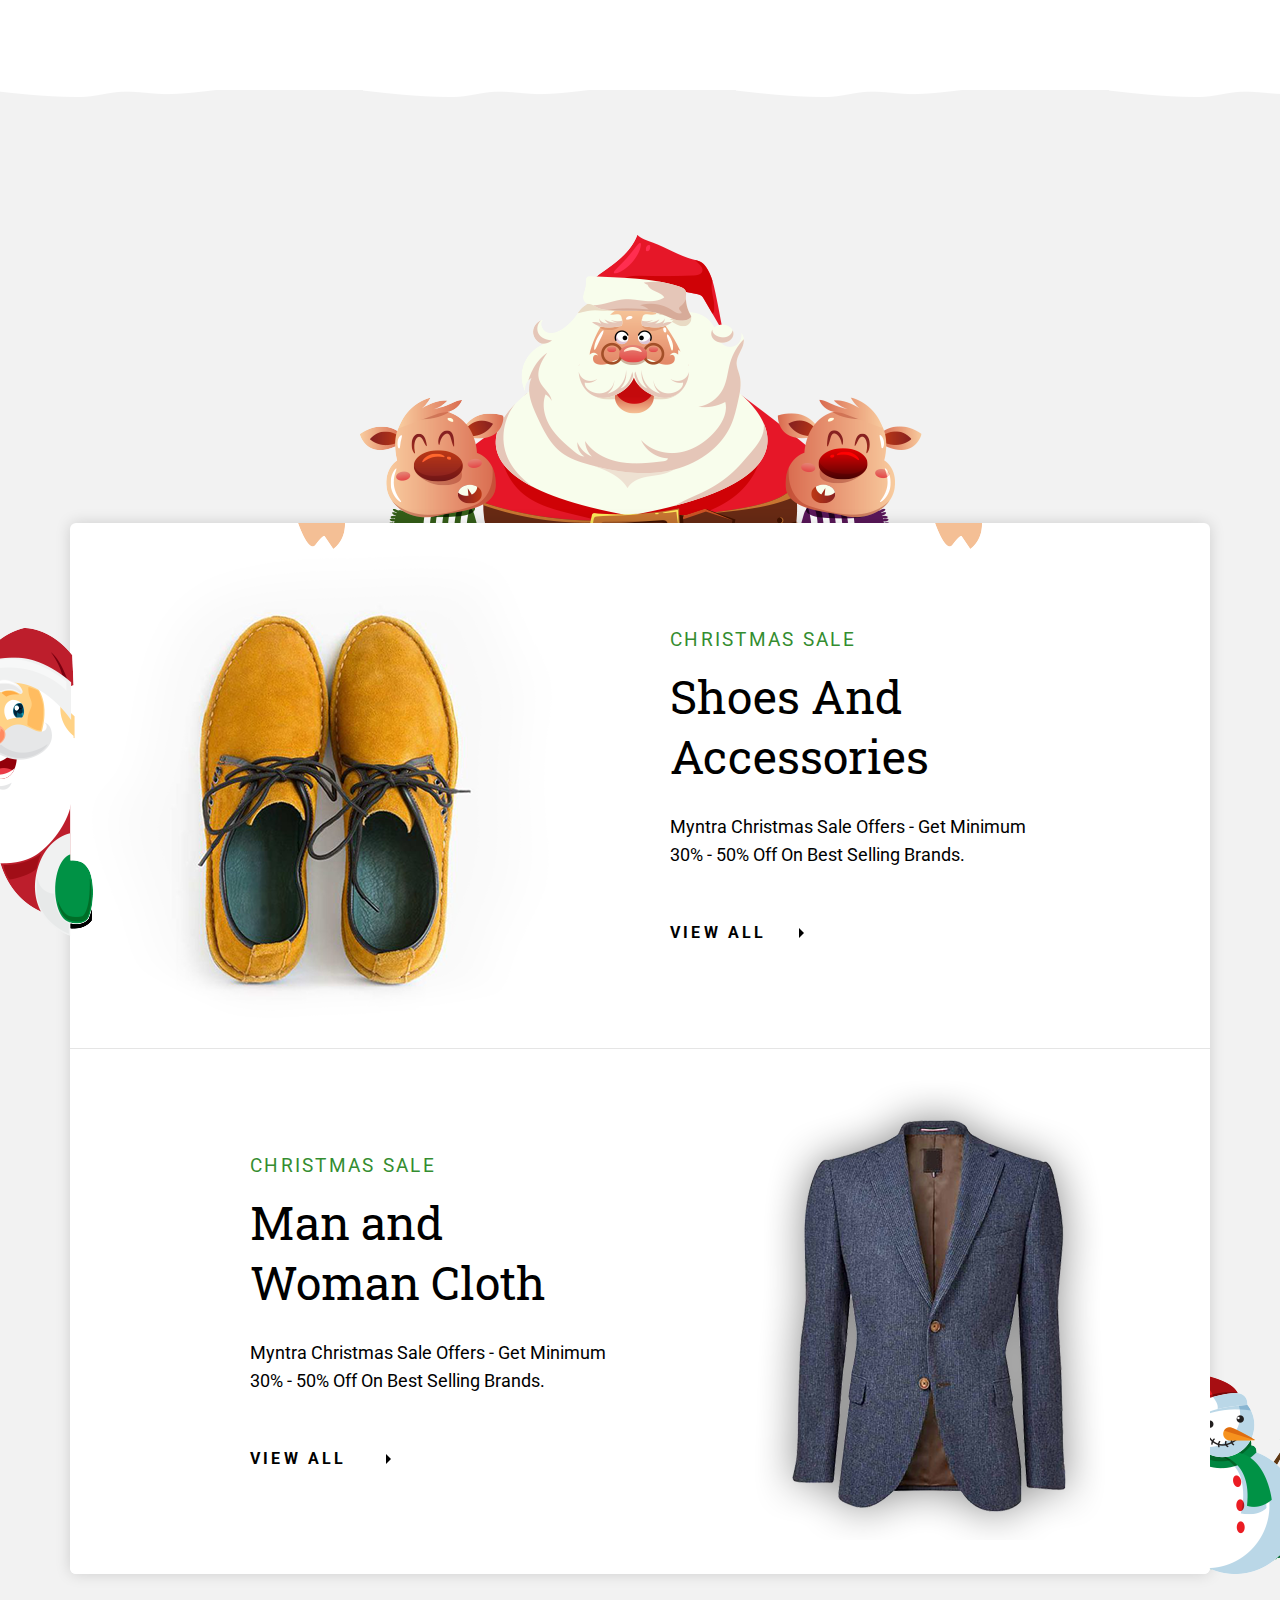
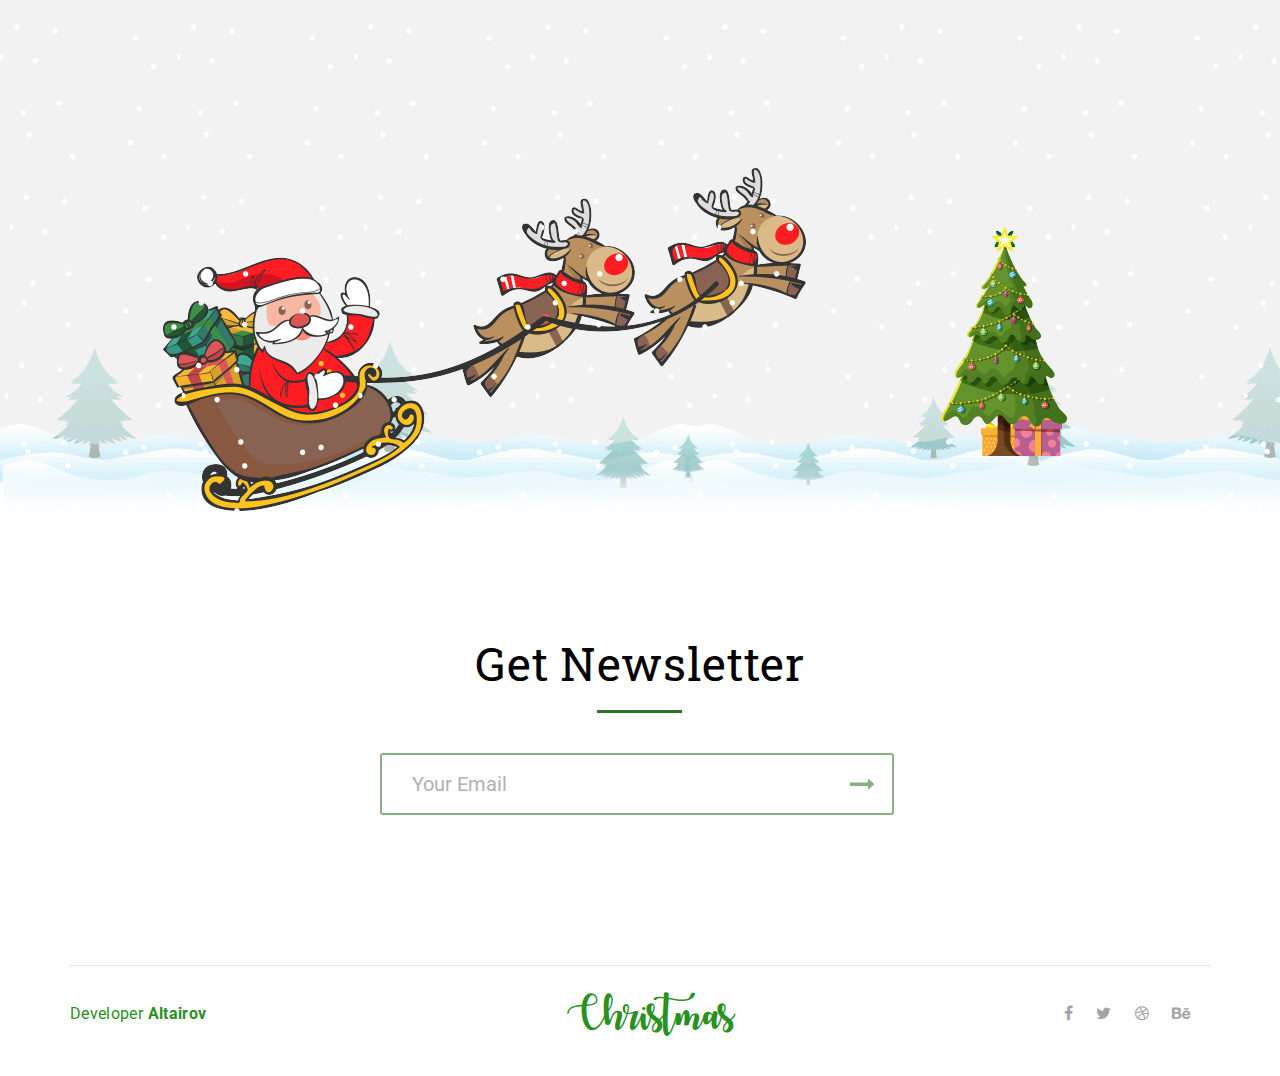
<file: site_5/index.html>
<!DOCTYPE html>
<html lang="en">
<head>
	<meta charset="UTF-8">
	<meta name="viewport" content="width=device-width, initial-scale=1.0">
	<title>Happy New Year</title>
	<link rel="shortcut icon" href="img/log.png" type="image/x-icon">
	<link rel="stylesheet" href="css/reset.css">
	<link rel="stylesheet" href="css/style.css">
	<link rel="stylesheet" href="css/media.css">
	<link rel="stylesheet" href="css/font.css">
	<link rel="stylesheet" href="font-awesome-4.7.0/css/font-awesome.min.css">
</head>
<body>
		<header class="header">
				<nav class="header__nav">
					<div class="header__nav2">
						<div class="header__nav__logo">
							<a href="" class="header__menu__logo logo">Christmas</a>
						</div>
						<div class="header__nav__burger">
								<span></span>
						</div>
						<div class="header__nav__menu">
								<ul class="header__nav__menu__ul">
									<li><a href="">Home</a></li>
									<li><a href="">Product</a></li>
									<li><a href="">25% Offer</a></li>
									<li><a href="">50% Offer</a></li>
									<li><a href="">70% Offe</a></li>
								</ul>
								<ul class="header__nav__menu__icon__ul">
									<li><a href=""><i class="fa fa-search" aria-hidden="true"></i></a></li>
									<li><a href=""><i class="fa fa-shopping-basket" aria-hidden="true"></i></a></li>
									<li><a href=""><i class="fa fa-user-o" aria-hidden="true"></i></a></li>
								</ul>
						</div>
					</div>
				</nav>
				<div class="header__content">
					<div class="header__content__head">
						<h1 class="header__content__head__h1 autumn">Merry<br>Christmas</h1>
					</div>
					<div class="header__content__body">
						<span class="header__content__body__cupon">Coupon Code: <em class="code">XMA70</em></span>
					</div>
				</div>
		</header>
		<section class="discounts">
			<div class="discounts__content">
				<div class="discounts__content__row">
					<img src="img/snowman.png" alt="" class="discounts__content__row__img">
					<div class="discounts__content__row__body">
						<span class="discounts__content__row__subject autumn">Extra 75%</span>
						<p class="discounts__content__row__text">Spical Discount</p>
					</div>
				</div>
				<div class="discounts__content__row">
					<img src="img/santa.png" alt="" class="discounts__content__row__img">
					<div class="discounts__content__row__body">
						<span class="discounts__content__row__subject autumn">Extra 45%</span>
						<p class="discounts__content__row__text">Free Shipping</p>
					</div>
				</div>
				<div class="discounts__content__row">
					<img src="img/candle.png" alt="" class="discounts__content__row__img">
					<div class="discounts__content__row__body">
						<span class="discounts__content__row__subject autumn">Extra 40%</span>
						<p class="discounts__content__row__text">On Orders Over $95</p>
					</div>
				</div>
			</div>
		</section>
		<article class="content">
			<div class="procontent">
			<div class="content__indent">
				<div class="content__head__bigsanta">
					<img src="img/santa_big.png" alt="" class="big__santa">
				</div>
				<div class="content__head">
					<div class="content__head__leftsanta">
						<img src="img/santa_left.png" alt="" class="leftsanta">
					</div>
					
						<img src="img/snowman_right.png" alt="" class="snowman">
					
					<div class="content__head__row1">
						<div class="content__head__row1__item">
							<div class="content__head__img">
								<img src="img/shoes.png" alt="">
							</div>
							<div class="content__head__body">
								<span class="content__head__body__subtitle">Christmas Sale </span>
								<h1 class="content__head__body__title">Shoes And Accessories</h1>
								<p class="content__head__body__description">Myntra Christmas Sale Offers - Get Minimum 30% - 50% Off On Best Selling Brands.</p>
								<a href="" class="content__head__body__link">View All</a>
							</div>
						</div>
					</div>
					<div class="content__head__row2">
						<div class="content__head__row2__item">
							<div class="content__head__img">
								<img src="img/custum.png" alt="">
							</div>
							<div class="content__head__body">
								<span class="content__head__body__subtitle">Christmas Sale </span>
								<h1 class="content__head__body__title">Man and Woman Cloth</h1>
								<p class="content__head__body__description">Myntra Christmas Sale Offers - Get Minimum 30% - 50% Off On Best Selling Brands.</p>
								<a href="" class="content__head__body__link">View All </a>
							</div>
						</div>
					</div>
				</div>
			</div>
			<div class="snow">
				<div class="snow__item">
					<div class="snow__santa">
						<img src="img/santa_edet.png" alt="Santa" class="santa__edet">
					</div>
					<div class="snow__tree">
						<img src="img/fir.png" alt="" class="tree">
					</div>
				</div>
			</div>
		</article>
		<section class="get">
			<div class="get__item">
				<h1 class="get__title">Get Newsletter</h1>
				<div class="form-box">
					<form action="" class="form__email">
						<input type="email" placeholder="Your Email" required>
						<button><i class="fa fa-long-arrow-right" aria-hidden="true"></i></button>
					</form>
				</div>
			</div>
		</section>
		<footer class="footer">
			<div class="footer__description">
				<span>Developer <em>Altairov</em></span>
			</div>
			<div class="footer__logo">
				<a href="" class="logo">Christmas</a>
			</div>
			<div class="network">
				<a href="" class="footer__network__facebook"><i class="fa fa-facebook" aria-hidden="true"></i></a>
				<a href="" class="footer__network__twitter "><i class="fa fa-twitter" aria-hidden="true"></i></a>
				<a href="" class="footer__network__dribbble"><i class="fa fa-dribbble" aria-hidden="true"></i></a>
				<a href="" class="footer__network__behance"><i class="fa fa-behance" aria-hidden="true"></i></a>
			</div>
		</footer>
	<script src="js/jquery.js"></script>
	<script src="js/code.js"></script>
</body>
</html>
</file>
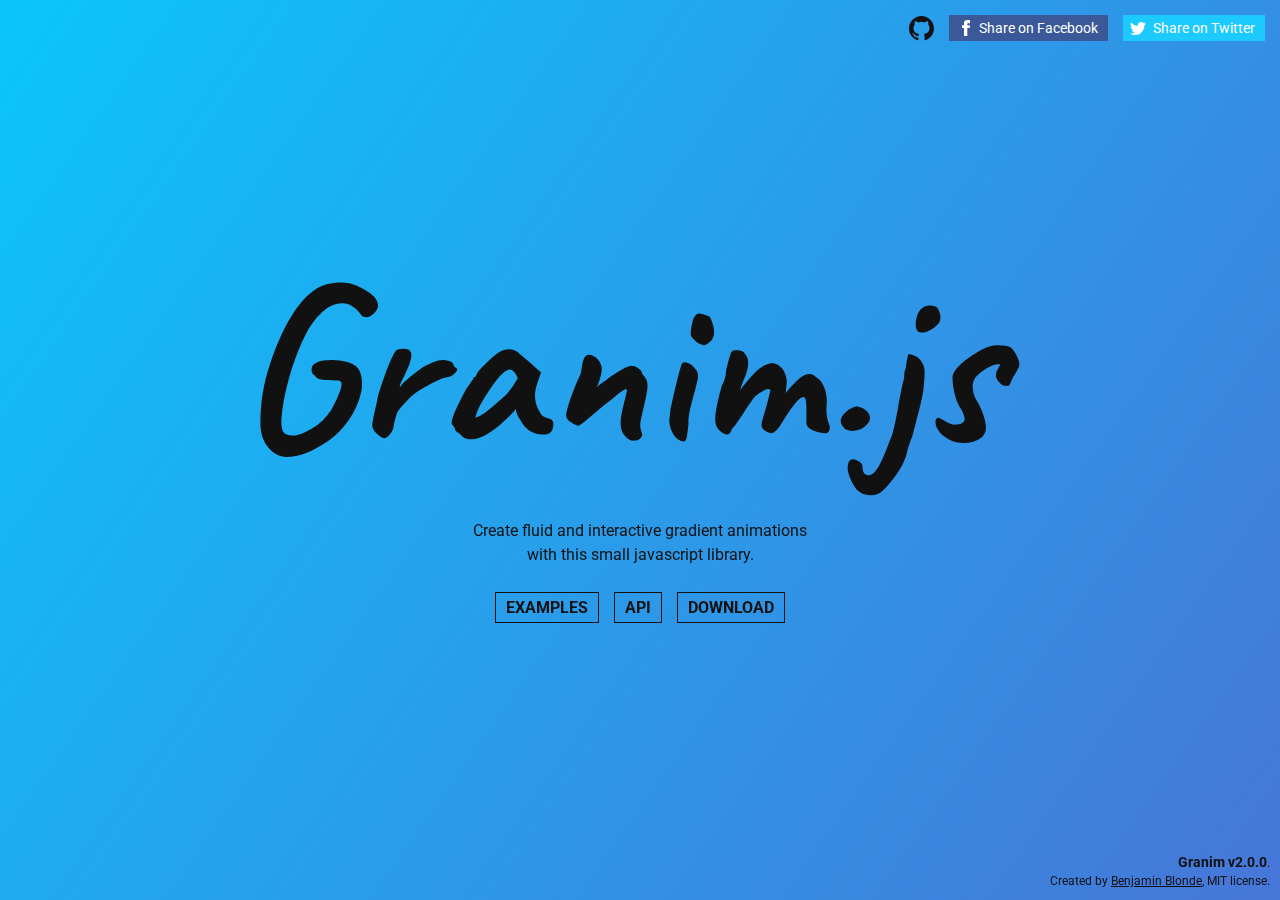
<file: site_4/granim.js-2.0.0/docs/index.html>
<!DOCTYPE html><html lang="en"><head><title>Granim.js - Gradient Animations</title><meta name="description" content="Create fluid and interactive gradient animations with this small javascript library."><meta charset="UTF-8"><meta name="viewport" content="user-scalable=no, width=device-width, initial-scale=1, maximum-scale=1"><link type="text/css" rel="stylesheet" href="assets/css/style.css"><link type="text/css" rel="stylesheet" href="https://fonts.googleapis.com/css?family=Roboto:400,400italic,700"><link rel="icon" href="favicon.ico" type="image/x-icon"><!-- Facebook Metas--><meta property="og:url" content="http://sarcadass.github.io/granim.js"><meta property="og:type" content="website"><meta property="og:title" content="Granim.js"><meta property="og:description" content="Create fluid and interactive gradients animations with this small (&lt; 17kB) .js library"><meta property="og:image" content="http://sarcadass.github.io/granim.js/assets/img/social-image.png"><!-- Twitter Metas--><meta property="twitter:card" content="summary_large_image"><meta property="twitter:creator" content="@Sarcadass"><meta property="twitter:title" content="Granim.js"><meta property="twitter:description" content="Create fluid and interactive gradients animations with this small (&lt; 17kB) .js library"><meta property="twitter:image" content="http://sarcadass.github.io/granim.js/assets/img/social-image.png"><meta property="twitter:image:width" content="1200"><meta property="twitter:image:height" content="630"></head><body class="home"><div id="canvas-wrapper"><canvas id="granim-canvas"></canvas><div class="content-wrapper"><div class="description-wrapper"><h1 class="title" title="granim.js"><svg xmlns="http://www.w3.org/2000/svg" viewBox="0 0 396.3 113.8">
<g>
<path d="M62.977,14.366c0,1.281-0.72,2.58-2.16,3.9c-1.44,1.32-2.741,1.98-3.9,1.98c-1.161,0-1.941-0.24-2.34-0.72
c-2.96-4.32-6.281-6.48-9.96-6.48c-3.681,0-7.2,1.56-10.56,4.68c-3.36,3.12-6.24,7.041-8.64,11.76c-2.4,4.721-4.521,9.92-6.36,15.6
c-3.44,10.481-5.441,20.082-6,28.801c0,2.561,0.36,4.439,1.08,5.64c0.72,1.2,2.299,1.8,4.74,1.8c2.439,0,5.719-1.18,9.84-3.54
c4.119-2.358,7.54-5.659,10.26-9.899c3.439-6.48,5.16-10.84,5.16-13.08c0-1.279-0.6-1.92-1.8-1.92c-4.001,0-6.881-0.16-8.64-0.48
c-1.761-0.318-2.921-1.08-3.48-2.279c-1.041-0.319-1.56-1.279-1.56-2.881c0-3.279,3.6-4.92,10.8-4.92
c5.04,0.161,8.838,1.041,11.4,2.641c2.559,1.601,3.84,4.841,3.84,9.72c0,1.44-0.12,2.76-0.36,3.96
c-1.2,5.279-3.36,10.14-6.48,14.58c-3.12,4.439-6.6,8.021-10.44,10.74c-8.082,5.598-15.321,8.398-21.72,8.398
c-3.521,0-6.641-1.619-9.36-4.859c-2.721-3.24-4.08-7.5-4.08-12.779c0-10.561,1.639-20.6,4.92-30.12
c6.799-20.16,14.799-33.16,24-39c3.439-2.16,7.639-3.24,12.6-3.24c1.279,0,2.76,0.12,4.44,0.36c3.36,0.881,6.66,2.4,9.9,4.56
C61.357,9.446,62.977,11.807,62.977,14.366z"/>
    <path d="M75.815,36.566c1.759,0,2.959,0.32,3.601,0.96c1.759,1.521,0.519,6.401-3.721,14.64c-1.361,2.721-1.8,4.08-1.319,4.08
    c0.879-1.519,3.019-3.6,6.42-6.24c3.399-2.64,5.538-4.179,6.42-4.619c0.879-0.439,1.818-0.859,2.82-1.26
c0.999-0.4,1.578-0.641,1.739-0.721c1.759-0.879,3.76-1.219,6-1.02c2.239,0.2,3.601,0.899,4.08,2.1c0,0.801,0.48,1.439,1.44,1.92
l0.6,0.721c0,0.641-0.561,1.46-1.68,2.459c-1.121,1.002-2.28,1.541-3.48,1.62c-1.199,0.081-2.621,0.501-4.26,1.261
c-1.641,0.761-3.221,1.56-4.74,2.399c-1.521,0.84-2.66,1.481-3.42,1.92c-0.761,0.44-1.74,1.021-2.939,1.74
c-2.241,1.521-4.241,3.32-6,5.399c-2.16,2.16-3.401,3.561-3.721,4.201c-0.561,0.561-1.14,2.021-1.74,4.379
c-0.6,2.361-0.9,3.822-0.9,4.381c-0.321,1.28-0.92,2.501-1.8,3.66c-0.881,1.16-1.74,1.859-2.58,2.1s-1.941-0.24-3.3-1.44
c-2.48-1.839-3.581-3.819-3.3-5.94c0.279-2.118,1.099-6.06,2.46-11.819c0.24-2.16,1.5-6.42,3.78-12.78
c2.28-6.359,4.179-10.659,5.7-12.9C72.774,36.968,74.054,36.566,75.815,36.566z"/>
    <path d="M102.815,78.566c0-0.721-0.521-1.72-1.561-3c-1.199-1.2,1.279-7.439,7.44-18.721c0.479-0.479,1.099-1.319,1.86-2.52
    c0.759-1.199,1.26-1.879,1.5-2.04c0-0.318,0.119-0.618,0.359-0.899c0.24-0.279,0.52-0.42,0.84-0.42l0.96-1.92
c0.319-0.721,1.879-2.439,4.681-5.16c2.799-2.719,5.04-4.6,6.72-5.641c1.68-1.039,3.399-1.519,5.16-1.439
c1.759,0.08,3.279,0.641,4.56,1.68c0.16,0.24,0.679,0.681,1.561,1.32c1.519,1.199,4.92,4.16,10.2,8.88l-2.04,6
c-1.842,5.28-1.361,10.16,1.439,14.64c0.799,1.68,2.16,2.682,4.08,3c1.92,0.32,2.88,1.2,2.88,2.641c0,3.281-1.08,5.16-3.24,5.64
c-6.239,0.881-10.92-1.681-14.04-7.681c-1.121-1.518-1.841-3.279-2.159-5.279c-0.561,0.801-1.481,1.841-2.761,3.119
c-10.88,11.041-19.121,14.761-24.72,11.16c-0.24-0.479-0.921-1.119-2.04-1.92C103.374,79.207,102.815,78.728,102.815,78.566z
    M131.015,47.246c-2.961,0-7.842,5.721-14.641,17.16c-1.2,1.92-2.279,4.439-3.239,7.561c1.278,0.16,3.759-1.279,7.439-4.32
c0.72-0.64,1.699-1.479,2.94-2.52c1.239-1.039,2.139-1.801,2.699-2.281c0.56-0.479,1.279-1.119,2.16-1.92
c1.519-1.518,2.88-3.158,4.08-4.92l2.641-4.319C133.734,48.728,132.375,47.246,131.015,47.246z"/>
    <path d="M190.415,46.286l3-0.96c1.2,0,2.46,0.42,3.779,1.26c1.32,0.84,1.98,1.701,1.98,2.58c0,0.24,0.24,0.561,0.72,0.961
    c1.44,1.52,2.16,3.281,2.16,5.279c0,2-0.62,5.58-1.86,10.74c-1.241,5.16-1.88,8.34-1.92,9.54c-0.041,1.2,0.12,2.28,0.48,3.239
c0.36,0.961,0.54,1.662,0.54,2.101c0,0.44-0.36,1.04-1.08,1.8c-0.72,0.762-1.86,1.141-3.42,1.141c-1.561,0-3.061-0.859-4.5-2.58
c-1.44-1.72-2.16-3.88-2.16-6.48c0-2.599,0.88-7.18,2.64-13.74c0.079-0.479,0.16-0.9,0.24-1.26c0.079-0.359,0.139-0.639,0.18-0.84
c0.04-0.199,0.079-0.379,0.12-0.54c0.04-0.159,0.061-0.379,0.061-0.66c0-0.279-0.161-0.42-0.48-0.42c-0.32,0-0.821,0.2-1.5,0.601
c-0.681,0.4-1.319,0.84-1.92,1.319c-0.6,0.479-1.439,1.181-2.52,2.101s-2.021,1.66-2.82,2.22c-0.801,0.561-2.48,1.92-5.04,4.079
c-6.561,5.682-10.14,8.521-10.74,8.521c-0.6,0-1.8-0.559-3.6-1.68c-1.8-1.12-2.7-2.341-2.7-3.66s0.72-4.14,2.16-8.46
s3.159-8.56,5.16-12.721c0.24-0.479,0.52-1.959,0.84-4.439c0.64-3.84,1.8-5.76,3.479-5.76c1.681,0,3.22,0.801,4.62,2.4
c1.399,1.601,2.101,3.221,2.101,4.859c0,1.641-0.381,3.561-1.141,5.76c-0.761,2.201-1.301,3.501-1.619,3.9
c0.159-0.078,0.398-0.279,0.72-0.6c0.799-0.799,2.079-1.76,3.84-2.881c2.479-1.839,4.56-3.279,6.24-4.319L190.415,46.286z"/>
    <path d="M219.575,44.727c0.479-1.2,1.56-1.5,3.239-0.9c1.681,0.6,3.12,1.82,4.32,3.66c0.799,0.881,1.099,2.181,0.9,3.9
    c-0.201,1.721-1.101,5.399-2.7,11.039c-1.602,5.641-2.321,9.822-2.16,12.541c-0.32,3.6-0.642,6.08-0.96,7.439
c-0.32,1.361-0.801,2-1.44,1.92c-1.92,0-3.581-0.999-4.979-3c-1.4-1.998-2.262-4.479-2.58-7.439c0.318-3.04,0.559-5.199,0.72-6.48
C216.734,54.687,218.615,47.127,219.575,44.727z M228.695,18.326c0.879,0,2.719,0.561,5.52,1.68c3.6,7.521,2.8,12.36-2.4,14.52
    c-0.561,0.401-1.319,0.281-2.279-0.36c-0.801-0.078-1.86-0.76-3.181-2.039c-1.319-1.279-1.979-2.12-1.979-2.521
c-0.161-1.759,0.12-4.06,0.84-6.9C225.934,19.868,227.093,18.407,228.695,18.326z"/>
    <path d="M293.975,80.127c-1.92,0-4.062-0.46-6.42-1.381c-2.361-0.918-3.54-2.26-3.54-4.02v-7.44c0-3.198-0.281-5.04-0.84-5.521
    c-1.2-0.639-2.802,0.262-4.801,2.701c-2,2.441-4.361,5.9-7.08,10.379c-2.72,4.482-4.961,6.121-6.72,4.92
c-3.041-0.959-4.2-2.879-3.479-5.76c2.079-6.799,3.52-12.159,4.319-16.08c-0.641-1.038-1.961-0.879-3.96,0.48
c-0.239,0.161-0.62,0.401-1.14,0.721c-0.521,0.32-0.96,0.6-1.32,0.84c-0.359,0.239-0.779,0.561-1.26,0.959
c-0.881,0.882-2.9,3.741-6.06,8.58c-3.162,4.842-5.181,7.621-6.061,8.34c-0.561,1.44-1.08,2.341-1.56,2.701
c-0.48,0.359-1.161,0.341-2.04-0.061c-3.36-1.439-5.04-3.939-5.04-7.5c0-3.559,1.158-9.42,3.479-17.58
c1.359-2.479,2.04-4.8,2.04-6.96c0.24-1.519,0.721-3.579,1.44-6.181c0.72-2.598,1.239-4.02,1.56-4.26
c0.559-0.639,1.72-0.858,3.48-0.66c1.759,0.201,2.88,0.822,3.359,1.86c2.08,2.16,2.2,5.841,0.36,11.04
c-0.96,2.001-1.961,4.68-3,8.04c0.96-1.68,3.52-4.8,7.68-9.36c1.44-1.599,3.061-2.838,4.86-3.72c1.8-0.879,3.259-1.319,4.38-1.319
c1.92,0.32,3.54,1.26,4.86,2.819c1.319,1.56,2.14,3.702,2.46,6.421l-0.601,6.239c1.84-2.479,4.279-5.079,7.32-7.8
c3.36-2.56,6.12-2.719,8.28-0.48c1.999,1.121,3.499,3.081,4.5,5.881c0.999,2.801,1.339,5.721,1.02,8.76c-0.32,3.041,0,6.041,0.96,9
c0.799,1.439,0.939,2.699,0.42,3.779C295.314,79.586,294.695,80.127,293.975,80.127z"/>
    <path d="M306.213,67.766c1.519-0.959,2.68-1.458,3.479-1.5c0.799-0.039,1.96,0.262,3.48,0.9c2.719,1.68,3.919,3.54,3.6,5.58
    c-0.32,2.04-2.081,3.861-5.279,5.46c-3.12,1.122-5.761,0.882-7.921-0.72C300.373,74.447,301.252,71.207,306.213,67.766z"/>
    <path d="M308.133,93.566c0.72,0,1.7,0.359,2.939,1.08c1.241,0.719,1.86,1.479,1.86,2.279c0,2.959,0.761,4.52,2.28,4.68
    c1.839,0.641,3.639-0.439,5.399-3.24c1.279-1.602,3.88-7.559,7.8-17.879c0.799-2.719,1.759-7.219,2.881-13.5
c1.119-6.279,1.839-10.08,2.159-11.4c0.319-1.32,0.58-2.358,0.78-3.119c0.199-0.76,0.3-1.681,0.3-2.761
c0-1.079,0.279-2.179,0.84-3.3c0-0.96,0.181-2.319,0.54-4.08c0.36-1.759,0.54-2.68,0.54-2.76c0.319-0.318,1.2-0.22,2.641,0.3
c1.439,0.521,2.479,1.101,3.12,1.74c1.439,1.601,2.319,3.239,2.64,4.92c0.318,1.68,0.24,4.44-0.24,8.28
c0,2.399-0.62,6.06-1.859,10.979c-1.241,4.92-2.001,7.94-2.28,9.06c-0.281,1.122-0.54,2.061-0.78,2.82
c-0.24,0.762-0.381,1.341-0.42,1.74c-0.041,0.401-0.561,1.98-1.56,4.74c-1.002,2.76-1.581,4.699-1.74,5.82
c-0.161,1.119-0.801,2.918-1.92,5.398c-1.121,2.479-2.861,5.24-5.221,8.281c-2.36,3.039-4.101,4.998-5.22,5.879
c-1.68,1.84-3.921,2.719-6.72,2.641c-2.8-0.08-5.16-1.121-7.08-3.121c-1.759-2.398-3.019-4.82-3.78-7.26
c-0.759-2.441-0.919-4.42-0.479-5.939C305.994,94.324,306.854,93.566,308.133,93.566z M340.533,22.286
    c0.799-5.04,3.04-7.719,6.721-8.04c1.839-0.159,3.279,0.201,4.319,1.08c1.92,3.201,2.16,5.88,0.721,8.04
c-1.921,2.16-3.981,3.6-6.181,4.32c-2.201,0.72-3.78,0.6-4.74-0.36C340.492,26.288,340.212,24.607,340.533,22.286z"/>
    <path d="M389.552,35.846c1,0.801,1.98,2.201,2.94,4.201s1.439,3.479,1.439,4.439c0,1.041-0.96,3.041-2.88,6
    c-1.04,2.081-1.58,3.221-1.62,3.42c-0.041,0.201-0.119,0.42-0.239,0.66s-0.201,0.381-0.24,0.42c-0.041,0.041-0.12,0.141-0.24,0.3
c-0.12,0.161-0.221,0.24-0.3,0.24c-0.081,0-0.18,0.041-0.3,0.12c-0.12,0.08-0.24,0.08-0.36,0c-0.12-0.079-0.581-0.1-1.38-0.061
c-0.801,0.041-1.761-0.539-2.88-1.74c-1.121-1.199-1.68-2.399-1.68-3.6c0-1.199,0.359-2.358,1.079-3.48
c0.721-1.119,1.08-1.779,1.08-1.979c0-0.198-0.359-0.3-1.08-0.3c-1.92,0-4.58,1.16-7.979,3.48c-3.401,2.32-5.1,4.9-5.1,7.739
c0,2.841,0.72,5.421,2.159,7.74c0.64,0.642,1.579,2.54,2.82,5.7c1.239,3.161,1.86,5.9,1.86,8.22c0,2.321-1.062,4.2-3.181,5.64
c-2.12,1.44-5.04,2.16-8.76,2.16s-7.001-1.199-9.84-3.6c-2.841-2.4-4.26-4.879-4.26-7.439c0-1.359,0.559-2.041,1.68-2.041
c0.318,0.081,1.44,0.701,3.36,1.86c1.92,1.161,3.52,1.74,4.8,1.74c3.198,0,4.959-0.88,5.28-2.64c0-1.12-0.561-2.8-1.681-5.041
c-2.801-4.158-4.361-9.678-4.68-16.56c0-2.8,2.76-6.198,8.28-10.2c5.52-3.999,10.119-6.199,13.8-6.6
C385.851,34.646,388.551,35.047,389.552,35.846z"/>
</g>
</svg>
<span class="name">Granim.js</span></h1><p class="description">Create fluid and interactive gradient animations<br>
with this small javascript library.</p></div><nav><a class="link" id="dark-state" href="examples.html">Examples</a><a class="link" id="light-state" href="api-v2.0.0.html">API</a><a class="link" id="green-state" href="https://github.com/sarcadass/granim.js/releases" target="_blank" rel="external">Download</a></nav></div></div><div id="social-wrapper"><a class="github" href="https://github.com/sarcadass/granim.js" target="_blank" title="Github" rel="external"><svg xmlns="http://www.w3.org/2000/svg" viewBox="0 0 25 25">
    <g>
        <path fill-rule="evenodd" clip-rule="evenodd" fill="#221E1B" d="M12.476,0C5.587,0,0,5.586,0,12.476
		c0,5.512,3.575,10.189,8.533,11.842c0.623,0.113,0.853-0.271,0.853-0.604c0-0.296-0.011-1.279-0.017-2.32
		c-3.471,0.754-4.203-1.473-4.203-1.473c-0.568-1.444-1.386-1.827-1.386-1.827c-1.132-0.772,0.085-0.758,0.085-0.758
		c1.253,0.088,1.913,1.286,1.913,1.286c1.113,1.908,2.919,1.356,3.631,1.039c0.112-0.81,0.435-1.358,0.791-1.67
		c-2.771-0.315-5.684-1.385-5.684-6.167c0-1.362,0.487-2.475,1.286-3.349c-0.13-0.314-0.558-1.582,0.121-3.301
		c0,0,1.047-0.336,3.432,1.278c0.995-0.276,2.062-0.415,3.122-0.419c1.061,0.004,2.129,0.143,3.125,0.419
		c2.384-1.614,3.43-1.278,3.43-1.278c0.68,1.719,0.25,2.987,0.122,3.301c0.801,0.874,1.283,1.986,1.283,3.349
		c0,4.792-2.918,5.847-5.696,6.157c0.447,0.385,0.847,1.146,0.847,2.309c0,1.671-0.015,3.015-0.015,3.424
		c0,0.333,0.224,0.723,0.855,0.602c4.957-1.652,8.526-6.329,8.526-11.84C24.953,5.586,19.365,0,12.476,0z"/>
        <path fill="#221E1B" d="M4.726,17.914c-0.028,0.062-0.124,0.081-0.213,0.037c-0.091-0.04-0.142-0.124-0.113-0.188
		c0.028-0.063,0.125-0.082,0.214-0.038C4.705,17.766,4.757,17.852,4.726,17.914L4.726,17.914z M4.572,17.8"/>
        <path fill="#221E1B" d="M5.231,18.477c-0.059,0.057-0.176,0.031-0.255-0.058c-0.081-0.086-0.096-0.202-0.036-0.256
		c0.061-0.058,0.173-0.033,0.256,0.055C5.277,18.306,5.293,18.421,5.231,18.477L5.231,18.477z M5.112,18.351"/>
        <path fill="#221E1B" d="M5.723,19.195c-0.076,0.055-0.201,0.003-0.278-0.105c-0.077-0.112-0.077-0.245,0.001-0.298
		c0.078-0.055,0.201-0.006,0.279,0.103C5.801,19.009,5.801,19.142,5.723,19.195L5.723,19.195z M5.723,19.195"/>
        <path fill="#221E1B" d="M6.397,19.892c-0.069,0.074-0.214,0.055-0.321-0.049c-0.108-0.102-0.14-0.245-0.072-0.319
		c0.07-0.076,0.216-0.054,0.324,0.048C6.437,19.673,6.469,19.815,6.397,19.892L6.397,19.892z M6.397,19.892"/>
        <path fill="#221E1B" d="M7.328,20.294c-0.031,0.097-0.171,0.141-0.313,0.101c-0.141-0.043-0.233-0.158-0.205-0.256
		c0.029-0.099,0.171-0.146,0.313-0.101C7.263,20.08,7.355,20.194,7.328,20.294L7.328,20.294z M7.328,20.294"/>
        <path fill="#221E1B" d="M8.347,20.368c0.004,0.102-0.116,0.188-0.264,0.189c-0.149,0.005-0.271-0.079-0.272-0.181
		c0-0.104,0.117-0.188,0.267-0.19C8.226,20.185,8.347,20.266,8.347,20.368L8.347,20.368z M8.347,20.368"/>
        <path fill="#221E1B" d="M9.297,20.206c0.018,0.1-0.084,0.203-0.232,0.231c-0.145,0.025-0.279-0.036-0.297-0.135
		C8.749,20.2,8.856,20.097,8.999,20.07C9.147,20.044,9.279,20.104,9.297,20.206L9.297,20.206z M9.297,20.206"/>
    </g>
</svg>
</a><a class="cta-social cta-facebook" href="http://www.facebook.com/sharer.php?u=http://sarcadass.github.io/granim.js" target="_blank" rel="external"><svg version="1.1" xmlns="http://www.w3.org/2000/svg" x="0px" y="0px" width="16px" height="16px" viewBox="0 0 16 16" enable-background="new 0 0 16 16" xml:space="preserve">
<path d="M8,5.333H6V8h2v8h3.334V8h2.428L14,5.333h-2.666V4.222c0-0.637,0.127-0.889,0.742-0.889H14V0h-2.539
	C9.064,0,8,1.055,8,3.077V5.333z"/>
</svg>
Share on Facebook</a><a class="cta-social cta-twitter" href="https://twitter.com/share?text=Create%20fluid%20and%20interactive%20gradients%20animations%20with%20this%20small%20%28&lt;%2010kB%29%20.js%20library&amp;via=Sarcadass&amp;url=http%3A%2F%2Fsarcadass.github.io%2Fgranim.js" target="_blank" rel="external"><svg version="1.1" xmlns="http://www.w3.org/2000/svg"x="0px" y="0px" width="16px" height="16px" viewBox="0 0 16 16" enable-background="new 0 0 16 16" xml:space="preserve">
<path d="M16,3.538c-0.588,0.261-1.221,0.437-1.885,0.516c0.677-0.406,1.198-1.049,1.442-1.816c-0.634,0.376-1.337,0.65-2.084,0.797
	c-0.599-0.638-1.452-1.037-2.396-1.037c-2.119,0-3.676,1.977-3.198,4.03c-2.727-0.137-5.146-1.444-6.765-3.43
	c-0.86,1.475-0.446,3.405,1.016,4.383C1.592,6.964,1.085,6.817,0.644,6.571C0.607,8.092,1.698,9.514,3.276,9.83
	C2.814,9.956,2.308,9.985,1.793,9.887C2.21,11.19,3.422,12.14,4.86,12.166c-1.38,1.082-3.119,1.565-4.86,1.36
	C1.453,14.458,3.179,15,5.032,15c6.094,0,9.539-5.146,9.33-9.763C15.003,4.774,15.561,4.195,16,3.538z"/>
</svg>
Share on Twitter</a></div><footer id="home-footer"><strong>Granim v<span class="version-number">2.0.0</span></strong>.<br> Created by <a href="https://twitter.com/Sarcadass" target="_blank">Benjamin Blonde</a>,
MIT license.</footer><script src="assets/js/vendor/jquery-3.1.0.min.js"></script><script src="assets/js/vendor/granim.min.js"></script><script type="text/javascript">var pageId = 'homepage';</script><script src="assets/js/script.js"></script><script type="text/javascript">(function(i, s, o, g, r, a, m) {
  i['GoogleAnalyticsObject'] = r;
  i[r] = i[r] || function() {
    (i[r].q = i[r].q || []).push(arguments)
  }, i[r].l = 1 * new Date();
  a = s.createElement(o),
  m = s.getElementsByTagName(o)[0];
  a.async = 1;
  a.src = g;
  m.parentNode.insertBefore(a, m)
})(window, document, 'script', 'https://www.google-analytics.com/analytics.js', 'ga');
ga('create', 'UA-83387901-1', 'auto');
ga('send', 'pageview');</script></body></html>
</file>
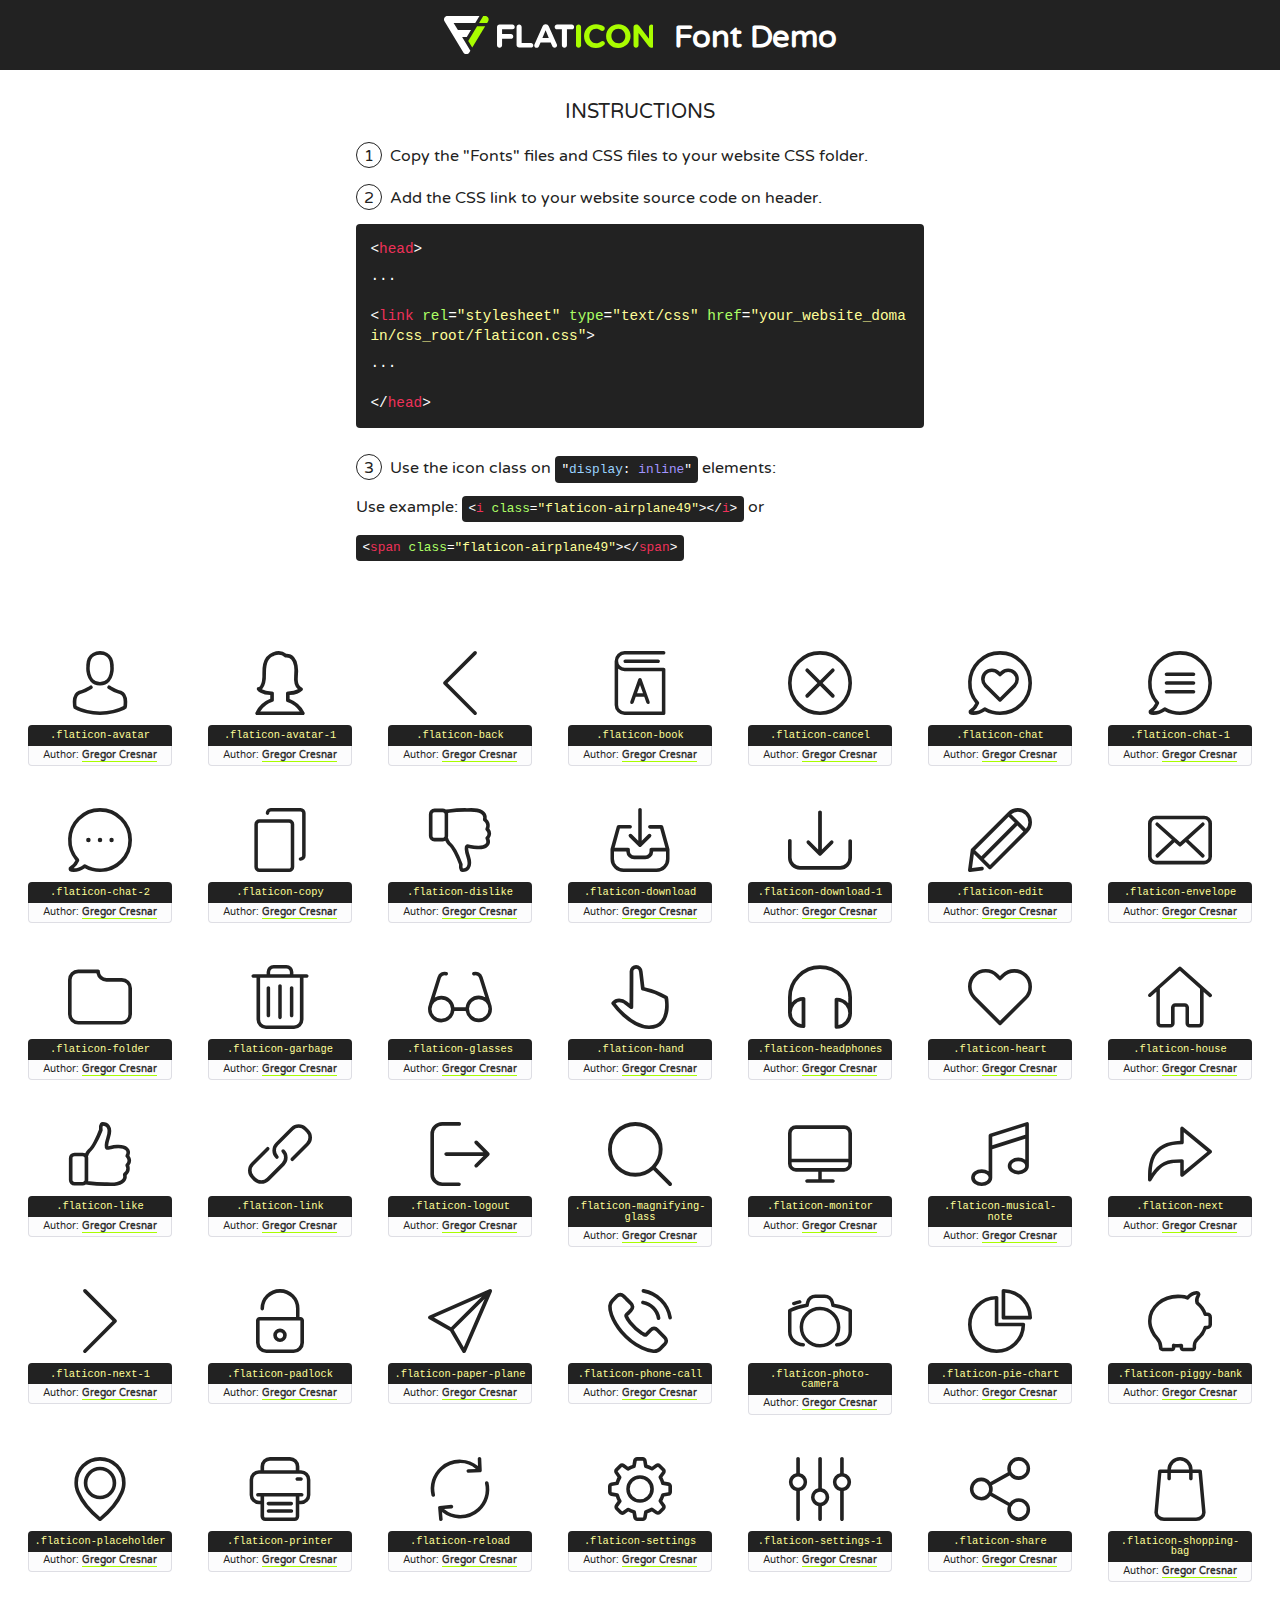
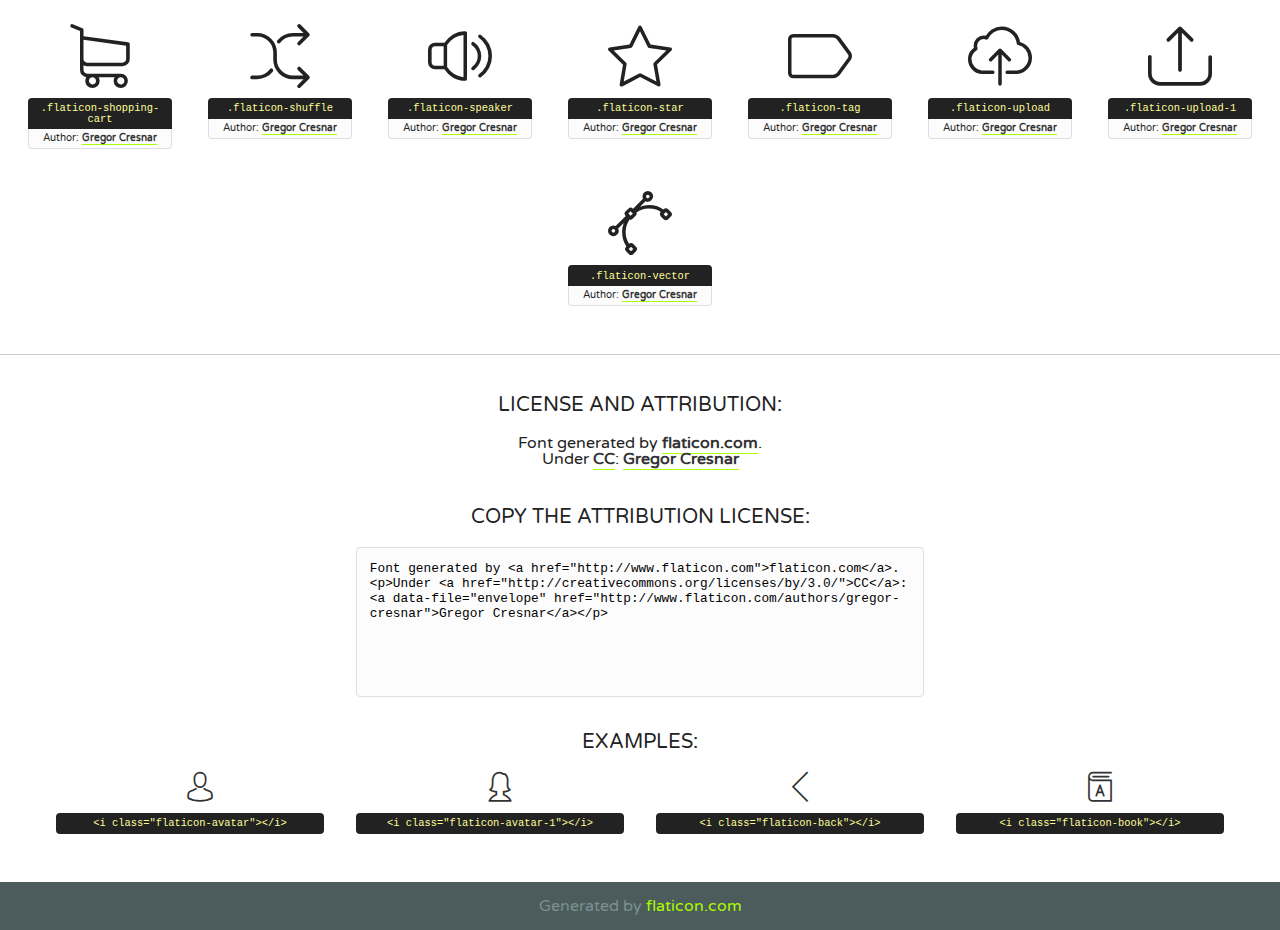
<file: site_3/font/flaticon.html>
<!DOCTYPE html>
<!--
  Flaticon icon font: Flaticon
  Creation date: 22/06/2016 15:35
-->
<html>
<!DOCTYPE html>
<html>

<head>
    <title>Flaticon WebFont</title>
    <link href="http://fonts.googleapis.com/css?family=Varela+Round" rel="stylesheet" type="text/css" />
    <link rel="stylesheet" type="text/css" href="flaticon.css">
    <meta charset="UTF-8">
    <style>
    html, body, div, span, applet, object, iframe,
    h1, h2, h3, h4, h5, h6, p, blockquote, pre,
    a, abbr, acronym, address, big, cite, code,
    del, dfn, em, img, ins, kbd, q, s, samp,
    small, strike, strong, sub, sup, tt, var,
    b, u, i, center,
    dl, dt, dd, ol, ul, li,
    fieldset, form, label, legend,
    table, caption, tbody, tfoot, thead, tr, th, td,
    article, aside, canvas, details, embed, 
    figure, figcaption, footer, header, hgroup, 
    menu, nav, output, ruby, section, summary,
    time, mark, audio, video {
        margin: 0;
        padding: 0;
        border: 0;
        font-size: 100%;
        font: inherit;
        vertical-align: baseline;
    }
    /* HTML5 display-role reset for older browsers */
    article, aside, details, figcaption, figure, 
    footer, header, hgroup, menu, nav, section {
        display: block;
    }
    body {
        line-height: 1;
    }
    ol, ul {
        list-style: none;
    }
    blockquote, q {
        quotes: none;
    }
    blockquote:before, blockquote:after,
    q:before, q:after {
        content: '';
        content: none;
    }
    table {
        border-collapse: collapse;
        border-spacing: 0;
    }
    body {
        font-family: 'Varela Round', Helvetica, Arial, sans-serif;
        font-size: 16px;
        color: #222;
    }
    a {
        color: #333;
        border-bottom: 1px solid #a9fd00;
        font-weight: bold;
        text-decoration: none;
    }
    * {
        -moz-box-sizing: border-box;
        -webkit-box-sizing: border-box;
        box-sizing: border-box;
        margin: 0;
        padding: 0;
    }
    [class^="flaticon-"]:before, [class*=" flaticon-"]:before, [class^="flaticon-"]:after, [class*=" flaticon-"]:after {
        font-family: Flaticon;
        font-size: 30px;
        font-style: normal;
        margin-left: 20px;
        color: #333;
    }
    .wrapper {
        max-width: 600px;
        margin: auto;
        padding: 0 1em;
    }
    .title {
        font-size: 1.25em;
        text-align: center;
        margin-bottom: 1em;
        text-transform: uppercase;
    }
    header {
        text-align: center;
        background-color: #222;
        color: #fff;
        padding: 1em;
    }
    header .logo {
        width: 210px;
        height: 38px;
        display: inline-block;
        vertical-align: middle;
        margin-right: 1em;
        border: none;
    }
    header strong {
        font-size: 1.95em;
        font-weight: bold;
        vertical-align: middle;
        margin-top: 5px;
        display: inline-block;
    }
    .demo {
        margin: 2em auto;
        line-height: 1.25em;
    }
    .demo ul li {
        margin-bottom: 1em;
    }
    .demo ul li .num {
        color: #222;
        border-radius: 20px;
        display: inline-block;
        width: 26px;
        padding: 3px;
        height: 26px;
        text-align: center;
        margin-right: 0.5em;
        border: 1px solid #222;
    }
    .demo ul li code {
        background-color: #222;
        border-radius: 4px;
        padding: 0.25em 0.5em;
        display: inline-block;
        color: #fff;
        font-family: Consolas,Monaco,Lucida Console,Liberation Mono,DejaVu Sans Mono,Bitstream Vera Sans Mono,Courier New, monospace;
        font-weight: lighter;
        margin-top: 1em;
        font-size: 0.8em;
        word-break: break-all;
    }
    .demo ul li code.big {
        padding: 1em;
        font-size: 0.9em;
    }
    .demo ul li code .red {
        color: #EF3159;
    }
    .demo ul li code .green {
        color: #ACFF65;
    }
    .demo ul li code .yellow {
        color: #FFFF99;
    }
    .demo ul li code .blue {
        color: #99D3FF;
    }
    .demo ul li code .purple {
        color: #A295FF;
    }
    .demo ul li code .dots {
        margin-top: 0.5em;
        display: block;
    }
    #glyphs {
        border-bottom: 1px solid #ccc;
        padding: 2em 0;
        text-align: center;
    }
    .glyph {
        display: inline-block;
        width: 9em;
        margin: 1em;
        text-align: center;
        vertical-align: top;
        background: #FFF;
    }
    .glyph .glyph-icon {
        padding: 10px;
        display: block;
        font-family:"Flaticon";
        font-size: 64px;
        line-height: 1;
    }
    .glyph .glyph-icon:before {
        font-size: 64px;
        color: #222;
        margin-left: 0;
    }
    .class-name {
        font-size: 0.65em;
        background-color: #222;
        color: #fff;
        border-radius: 4px 4px 0 0;
        padding: 0.5em;
        color: #FFFF99;
        font-family: Consolas,Monaco,Lucida Console,Liberation Mono,DejaVu Sans Mono,Bitstream Vera Sans Mono,Courier New, monospace;
    }
    .author-name {
        font-size: 0.6em;
        background-color: #fcfcfd;
        border: 1px solid #DEDEE4;
        border-top: 0;
        border-radius: 0 0 4px 4px;
        padding: 0.5em;
    }
    .class-name:last-child {
        font-size: 10px;
        color:#888;
    }
    .class-name:last-child a {
        font-size: 10px;
        color:#555;
    }
    .class-name:last-child a:hover {
        color:#a9fd00;
    }
    .glyph > input {
        display: block;
        width: 100px;
        margin: 5px auto;
        text-align: center;
        font-size: 12px;
        cursor: text;
    }
    .glyph > input.icon-input {
        font-family:"Flaticon";
        font-size: 16px;
        margin-bottom: 10px;
    }
    .attribution .title {
        margin-top: 2em;
    }
    .attribution textarea {
        background-color: #fcfcfd;
        padding: 1em;
        border: none;
        box-shadow: none;
        border: 1px solid #DEDEE4;
        border-radius: 4px;
        resize: none;
        width: 100%;
        height: 150px;
        font-size: 0.8em;
        font-family: Consolas,Monaco,Lucida Console,Liberation Mono,DejaVu Sans Mono,Bitstream Vera Sans Mono,Courier New, monospace;
        -webkit-appearance: none;
    }
    .iconsuse {
        margin: 2em auto;
        text-align: center;
        max-width: 1200px;
    }
    .iconsuse:after {
        content: '';
        display: table;
        clear: both;
    }
    .iconsuse .image {
        float: left;
        width: 25%;
        padding: 0 1em;
    }
    .iconsuse .image p {
        margin-bottom: 1em;
    }
    .iconsuse .image span {
        display: block;
        font-size: 0.65em;
        background-color: #222;
        color: #fff;
        border-radius: 4px;
        padding: 0.5em;
        color: #FFFF99;
        margin-top: 1em;
        font-family: Consolas,Monaco,Lucida Console,Liberation Mono,DejaVu Sans Mono,Bitstream Vera Sans Mono,Courier New, monospace;
    }
    #footer {
        text-align: center;
        background-color: #4C5B5C;
        color: #7c9192;
        padding: 1em;
    }
    #footer a {
        border: none;
        color: #a9fd00;
        font-weight: normal;
    }
    @media (max-width: 960px) {
        .iconsuse .image {
            width: 50%;
        }
    }
    @media (max-width: 560px) {
        .iconsuse .image {
            width: 100%;
        }
    }
    </style>
</head>

<body class="characters-off">

    <header>
        <a href="http://www.flaticon.com" target="_blank" class="logo">
            <svg version="1.1" xmlns="http://www.w3.org/2000/svg" xmlns:xlink="http://www.w3.org/1999/xlink" xmlns:a="http://ns.adobe.com/AdobeSVGViewerExtensions/3.0/" viewBox="0 0 560.875 102.036" enable-background="new 0 0 560.875 102.036" xml:space="preserve">
                <defs>
                </defs>
                <g>
                    <g class="letters">
                        <path fill="#ffffff" d="M141.596,29.675c0-3.777,2.985-6.767,6.764-6.767h34.438c3.426,0,6.15,2.728,6.15,6.15
                        c0,3.43-2.724,6.149-6.15,6.149h-27.674v13.091h23.719c3.429,0,6.151,2.724,6.151,6.15c0,3.43-2.723,6.149-6.151,6.149h-23.719
                        v17.574c0,3.773-2.986,6.761-6.764,6.761c-3.779,0-6.764-2.989-6.764-6.761V29.675z"></path>
                        <path fill="#ffffff" d="M193.844,29.149c0-3.781,2.985-6.767,6.764-6.767c3.776,0,6.763,2.985,6.763,6.767v42.957h25.039
                        c3.426,0,6.149,2.726,6.149,6.153c0,3.425-2.723,6.15-6.149,6.15h-31.802c-3.779,0-6.764-2.986-6.764-6.768V29.149z"></path>
                        <path fill="#ffffff" d="M241.891,75.71l21.438-48.407c1.492-3.341,4.215-5.357,7.906-5.357h0.792
                        c3.686,0,6.323,2.017,7.815,5.357l21.439,48.407c0.436,0.967,0.701,1.845,0.701,2.723c0,3.602-2.809,6.501-6.414,6.501
                        c-3.161,0-5.269-1.845-6.499-4.655l-4.132-9.661h-27.059l-4.301,10.102c-1.144,2.631-3.426,4.214-6.237,4.214
                        c-3.517,0-6.24-2.81-6.24-6.325C241.1,77.64,241.451,76.677,241.891,75.71z M279.932,58.666l-8.521-20.297l-8.526,20.297H279.932
                        z"></path>
                        <path fill="#ffffff" d="M314.864,35.387H301.86c-3.429,0-6.239-2.813-6.239-6.238c0-3.429,2.811-6.24,6.239-6.24h39.533
                        c3.426,0,6.237,2.811,6.237,6.24c0,3.425-2.811,6.238-6.237,6.238h-13.001v42.785c0,3.773-2.99,6.761-6.764,6.761
                        c-3.779,0-6.764-2.989-6.764-6.761V35.387z"></path>
                        <path fill="#A9FD00" d="M352.615,29.149c0-3.781,2.985-6.767,6.767-6.767c3.774,0,6.761,2.985,6.761,6.767v49.024
                        c0,3.773-2.987,6.761-6.761,6.761c-3.781,0-6.767-2.989-6.767-6.761V29.149z"></path>
                        <path fill="#A9FD00" d="M374.132,53.836v-0.179c0-17.481,13.178-31.801,32.065-31.801c9.22,0,15.459,2.458,20.557,6.238
                        c1.402,1.054,2.637,2.985,2.637,5.357c0,3.692-2.985,6.59-6.681,6.59c-1.845,0-3.071-0.702-4.044-1.319
                        c-3.776-2.813-7.729-4.393-12.562-4.393c-10.364,0-17.831,8.611-17.831,19.154v0.173c0,10.542,7.291,19.329,17.831,19.329
                        c5.715,0,9.492-1.756,13.359-4.834c1.049-0.874,2.458-1.491,4.039-1.491c3.429,0,6.325,2.813,6.325,6.236
                        c0,2.106-1.056,3.78-2.282,4.834c-5.539,4.834-12.036,7.733-21.878,7.733C387.572,85.464,374.132,71.493,374.132,53.836z"></path>
                        <path fill="#A9FD00" d="M433.009,53.836v-0.179c0-17.481,13.79-31.801,32.766-31.801c18.981,0,32.592,14.143,32.592,31.628v0.173
                        c0,17.483-13.785,31.807-32.769,31.807C446.625,85.464,433.009,71.32,433.009,53.836z M484.224,53.836v-0.179
                        c0-10.539-7.725-19.326-18.626-19.326c-10.893,0-18.449,8.611-18.449,19.154v0.173c0,10.542,7.73,19.329,18.626,19.329
                        C476.676,72.986,484.224,64.378,484.224,53.836z"></path>
                        <path fill="#A9FD00" d="M506.233,29.321c0-3.774,2.99-6.763,6.767-6.763h1.401c3.252,0,5.183,1.583,7.029,3.953l26.093,34.265
                        V29.059c0-3.692,2.99-6.677,6.681-6.677c3.683,0,6.671,2.985,6.671,6.677v48.934c0,3.78-2.987,6.765-6.764,6.765h-0.436
                        c-3.257,0-5.188-1.581-7.034-3.953l-27.056-35.492v32.944c0,3.687-2.985,6.676-6.678,6.676c-3.683,0-6.673-2.989-6.673-6.676
                        V29.321z"></path>
                    </g>
                    <g class="insignia">
                        <path fill="#ffffff" d="M48.372,56.137h12.517l11.156-18.537H37.186L25.688,18.539h57.825L94.668,0H9.271
                        C5.925,0,2.842,1.801,1.198,4.716c-1.644,2.907-1.593,6.482,0.134,9.343l50.38,83.501c1.678,2.781,4.689,4.476,7.938,4.476
                        c3.246,0,6.257-1.695,7.935-4.476l2.898-4.804L48.372,56.137z"></path>
                        <g class="i">
                            <path fill="#A9FD00" d="M93.575,18.539h0.031v0.004l21.652,0.004l2.705-4.488c1.727-2.861,1.778-6.436,0.133-9.343
                            C116.454,1.801,113.371,0,110.026,0h-5.294L93.575,18.539z"></path>
                            <polygon fill="#A9FD00" points="88.291,27.356 64.725,66.486 75.519,84.404 109.942,27.356"></polygon>
                        </g>
                    </g>
                </g>
            </svg>
        </a>
        <strong>Font Demo</strong>
    </header>


    <section class="demo wrapper">

        <p class="title">Instructions</p>

        <ul>
            <li>
                <span class="num">1</span>Copy the "Fonts" files and CSS files to your website CSS folder.
            </li>
            <li>
                <span class="num">2</span>Add the CSS link to your website source code on header.
                <code class="big">
                    &lt;<span class="red">head</span>&gt;
                    <br/><span class="dots">...</span>
                    <br/>&lt;<span class="red">link</span> <span class="green">rel</span>=<span class="yellow">"stylesheet"</span> <span class="green">type</span>=<span class="yellow">"text/css"</span> <span class="green">href</span>=<span class="yellow">"your_website_domain/css_root/flaticon.css"</span>&gt;
                    <br/><span class="dots">...</span>
                    <br/>&lt;/<span class="red">head</span>&gt;
                </code>
            </li>

            <li>
                <p>
                    <span class="num">3</span>Use the icon class on <code>"<span class="blue">display</span>:<span class="purple"> inline</span>"</code> elements:
                    <br />
                    Use example: <code>&lt;<span class="red">i</span> <span class="green">class</span>=<span class="yellow">&quot;flaticon-airplane49&quot;</span>&gt;&lt;/<span class="red">i</span>&gt;</code> or <code>&lt;<span class="red">span</span> <span class="green">class</span>=<span class="yellow">&quot;flaticon-airplane49&quot;</span>&gt;&lt;/<span class="red">span</span>&gt;</code>
            </li>
        </ul>

    </section>




   <section id="glyphs">          
    
      
        <div class="glyph"><div class="glyph-icon flaticon-avatar"></div>
            <div class="class-name">.flaticon-avatar</div>
            <div class="author-name">Author: <a data-file="avatar" href="http://www.flaticon.com/authors/gregor-cresnar">Gregor Cresnar</a> </div> 
        </div>        
        
        <div class="glyph"><div class="glyph-icon flaticon-avatar-1"></div>
            <div class="class-name">.flaticon-avatar-1</div>
            <div class="author-name">Author: <a data-file="avatar-1" href="http://www.flaticon.com/authors/gregor-cresnar">Gregor Cresnar</a> </div> 
        </div>        
        
        <div class="glyph"><div class="glyph-icon flaticon-back"></div>
            <div class="class-name">.flaticon-back</div>
            <div class="author-name">Author: <a data-file="back" href="http://www.flaticon.com/authors/gregor-cresnar">Gregor Cresnar</a> </div> 
        </div>        
        
        <div class="glyph"><div class="glyph-icon flaticon-book"></div>
            <div class="class-name">.flaticon-book</div>
            <div class="author-name">Author: <a data-file="book" href="http://www.flaticon.com/authors/gregor-cresnar">Gregor Cresnar</a> </div> 
        </div>        
        
        <div class="glyph"><div class="glyph-icon flaticon-cancel"></div>
            <div class="class-name">.flaticon-cancel</div>
            <div class="author-name">Author: <a data-file="cancel" href="http://www.flaticon.com/authors/gregor-cresnar">Gregor Cresnar</a> </div> 
        </div>        
        
        <div class="glyph"><div class="glyph-icon flaticon-chat"></div>
            <div class="class-name">.flaticon-chat</div>
            <div class="author-name">Author: <a data-file="chat" href="http://www.flaticon.com/authors/gregor-cresnar">Gregor Cresnar</a> </div> 
        </div>        
        
        <div class="glyph"><div class="glyph-icon flaticon-chat-1"></div>
            <div class="class-name">.flaticon-chat-1</div>
            <div class="author-name">Author: <a data-file="chat-1" href="http://www.flaticon.com/authors/gregor-cresnar">Gregor Cresnar</a> </div> 
        </div>        
        
        <div class="glyph"><div class="glyph-icon flaticon-chat-2"></div>
            <div class="class-name">.flaticon-chat-2</div>
            <div class="author-name">Author: <a data-file="chat-2" href="http://www.flaticon.com/authors/gregor-cresnar">Gregor Cresnar</a> </div> 
        </div>        
        
        <div class="glyph"><div class="glyph-icon flaticon-copy"></div>
            <div class="class-name">.flaticon-copy</div>
            <div class="author-name">Author: <a data-file="copy" href="http://www.flaticon.com/authors/gregor-cresnar">Gregor Cresnar</a> </div> 
        </div>        
        
        <div class="glyph"><div class="glyph-icon flaticon-dislike"></div>
            <div class="class-name">.flaticon-dislike</div>
            <div class="author-name">Author: <a data-file="dislike" href="http://www.flaticon.com/authors/gregor-cresnar">Gregor Cresnar</a> </div> 
        </div>        
        
        <div class="glyph"><div class="glyph-icon flaticon-download"></div>
            <div class="class-name">.flaticon-download</div>
            <div class="author-name">Author: <a data-file="download" href="http://www.flaticon.com/authors/gregor-cresnar">Gregor Cresnar</a> </div> 
        </div>        
        
        <div class="glyph"><div class="glyph-icon flaticon-download-1"></div>
            <div class="class-name">.flaticon-download-1</div>
            <div class="author-name">Author: <a data-file="download-1" href="http://www.flaticon.com/authors/gregor-cresnar">Gregor Cresnar</a> </div> 
        </div>        
        
        <div class="glyph"><div class="glyph-icon flaticon-edit"></div>
            <div class="class-name">.flaticon-edit</div>
            <div class="author-name">Author: <a data-file="edit" href="http://www.flaticon.com/authors/gregor-cresnar">Gregor Cresnar</a> </div> 
        </div>        
        
        <div class="glyph"><div class="glyph-icon flaticon-envelope"></div>
            <div class="class-name">.flaticon-envelope</div>
            <div class="author-name">Author: <a data-file="envelope" href="http://www.flaticon.com/authors/gregor-cresnar">Gregor Cresnar</a> </div> 
        </div>        
        
        <div class="glyph"><div class="glyph-icon flaticon-folder"></div>
            <div class="class-name">.flaticon-folder</div>
            <div class="author-name">Author: <a data-file="folder" href="http://www.flaticon.com/authors/gregor-cresnar">Gregor Cresnar</a> </div> 
        </div>        
        
        <div class="glyph"><div class="glyph-icon flaticon-garbage"></div>
            <div class="class-name">.flaticon-garbage</div>
            <div class="author-name">Author: <a data-file="garbage" href="http://www.flaticon.com/authors/gregor-cresnar">Gregor Cresnar</a> </div> 
        </div>        
        
        <div class="glyph"><div class="glyph-icon flaticon-glasses"></div>
            <div class="class-name">.flaticon-glasses</div>
            <div class="author-name">Author: <a data-file="glasses" href="http://www.flaticon.com/authors/gregor-cresnar">Gregor Cresnar</a> </div> 
        </div>        
        
        <div class="glyph"><div class="glyph-icon flaticon-hand"></div>
            <div class="class-name">.flaticon-hand</div>
            <div class="author-name">Author: <a data-file="hand" href="http://www.flaticon.com/authors/gregor-cresnar">Gregor Cresnar</a> </div> 
        </div>        
        
        <div class="glyph"><div class="glyph-icon flaticon-headphones"></div>
            <div class="class-name">.flaticon-headphones</div>
            <div class="author-name">Author: <a data-file="headphones" href="http://www.flaticon.com/authors/gregor-cresnar">Gregor Cresnar</a> </div> 
        </div>        
        
        <div class="glyph"><div class="glyph-icon flaticon-heart"></div>
            <div class="class-name">.flaticon-heart</div>
            <div class="author-name">Author: <a data-file="heart" href="http://www.flaticon.com/authors/gregor-cresnar">Gregor Cresnar</a> </div> 
        </div>        
        
        <div class="glyph"><div class="glyph-icon flaticon-house"></div>
            <div class="class-name">.flaticon-house</div>
            <div class="author-name">Author: <a data-file="house" href="http://www.flaticon.com/authors/gregor-cresnar">Gregor Cresnar</a> </div> 
        </div>        
        
        <div class="glyph"><div class="glyph-icon flaticon-like"></div>
            <div class="class-name">.flaticon-like</div>
            <div class="author-name">Author: <a data-file="like" href="http://www.flaticon.com/authors/gregor-cresnar">Gregor Cresnar</a> </div> 
        </div>        
        
        <div class="glyph"><div class="glyph-icon flaticon-link"></div>
            <div class="class-name">.flaticon-link</div>
            <div class="author-name">Author: <a data-file="link" href="http://www.flaticon.com/authors/gregor-cresnar">Gregor Cresnar</a> </div> 
        </div>        
        
        <div class="glyph"><div class="glyph-icon flaticon-logout"></div>
            <div class="class-name">.flaticon-logout</div>
            <div class="author-name">Author: <a data-file="logout" href="http://www.flaticon.com/authors/gregor-cresnar">Gregor Cresnar</a> </div> 
        </div>        
        
        <div class="glyph"><div class="glyph-icon flaticon-magnifying-glass"></div>
            <div class="class-name">.flaticon-magnifying-glass</div>
            <div class="author-name">Author: <a data-file="magnifying-glass" href="http://www.flaticon.com/authors/gregor-cresnar">Gregor Cresnar</a> </div> 
        </div>        
        
        <div class="glyph"><div class="glyph-icon flaticon-monitor"></div>
            <div class="class-name">.flaticon-monitor</div>
            <div class="author-name">Author: <a data-file="monitor" href="http://www.flaticon.com/authors/gregor-cresnar">Gregor Cresnar</a> </div> 
        </div>        
        
        <div class="glyph"><div class="glyph-icon flaticon-musical-note"></div>
            <div class="class-name">.flaticon-musical-note</div>
            <div class="author-name">Author: <a data-file="musical-note" href="http://www.flaticon.com/authors/gregor-cresnar">Gregor Cresnar</a> </div> 
        </div>        
        
        <div class="glyph"><div class="glyph-icon flaticon-next"></div>
            <div class="class-name">.flaticon-next</div>
            <div class="author-name">Author: <a data-file="next" href="http://www.flaticon.com/authors/gregor-cresnar">Gregor Cresnar</a> </div> 
        </div>        
        
        <div class="glyph"><div class="glyph-icon flaticon-next-1"></div>
            <div class="class-name">.flaticon-next-1</div>
            <div class="author-name">Author: <a data-file="next-1" href="http://www.flaticon.com/authors/gregor-cresnar">Gregor Cresnar</a> </div> 
        </div>        
        
        <div class="glyph"><div class="glyph-icon flaticon-padlock"></div>
            <div class="class-name">.flaticon-padlock</div>
            <div class="author-name">Author: <a data-file="padlock" href="http://www.flaticon.com/authors/gregor-cresnar">Gregor Cresnar</a> </div> 
        </div>        
        
        <div class="glyph"><div class="glyph-icon flaticon-paper-plane"></div>
            <div class="class-name">.flaticon-paper-plane</div>
            <div class="author-name">Author: <a data-file="paper-plane" href="http://www.flaticon.com/authors/gregor-cresnar">Gregor Cresnar</a> </div> 
        </div>        
        
        <div class="glyph"><div class="glyph-icon flaticon-phone-call"></div>
            <div class="class-name">.flaticon-phone-call</div>
            <div class="author-name">Author: <a data-file="phone-call" href="http://www.flaticon.com/authors/gregor-cresnar">Gregor Cresnar</a> </div> 
        </div>        
        
        <div class="glyph"><div class="glyph-icon flaticon-photo-camera"></div>
            <div class="class-name">.flaticon-photo-camera</div>
            <div class="author-name">Author: <a data-file="photo-camera" href="http://www.flaticon.com/authors/gregor-cresnar">Gregor Cresnar</a> </div> 
        </div>        
        
        <div class="glyph"><div class="glyph-icon flaticon-pie-chart"></div>
            <div class="class-name">.flaticon-pie-chart</div>
            <div class="author-name">Author: <a data-file="pie-chart" href="http://www.flaticon.com/authors/gregor-cresnar">Gregor Cresnar</a> </div> 
        </div>        
        
        <div class="glyph"><div class="glyph-icon flaticon-piggy-bank"></div>
            <div class="class-name">.flaticon-piggy-bank</div>
            <div class="author-name">Author: <a data-file="piggy-bank" href="http://www.flaticon.com/authors/gregor-cresnar">Gregor Cresnar</a> </div> 
        </div>        
        
        <div class="glyph"><div class="glyph-icon flaticon-placeholder"></div>
            <div class="class-name">.flaticon-placeholder</div>
            <div class="author-name">Author: <a data-file="placeholder" href="http://www.flaticon.com/authors/gregor-cresnar">Gregor Cresnar</a> </div> 
        </div>        
        
        <div class="glyph"><div class="glyph-icon flaticon-printer"></div>
            <div class="class-name">.flaticon-printer</div>
            <div class="author-name">Author: <a data-file="printer" href="http://www.flaticon.com/authors/gregor-cresnar">Gregor Cresnar</a> </div> 
        </div>        
        
        <div class="glyph"><div class="glyph-icon flaticon-reload"></div>
            <div class="class-name">.flaticon-reload</div>
            <div class="author-name">Author: <a data-file="reload" href="http://www.flaticon.com/authors/gregor-cresnar">Gregor Cresnar</a> </div> 
        </div>        
        
        <div class="glyph"><div class="glyph-icon flaticon-settings"></div>
            <div class="class-name">.flaticon-settings</div>
            <div class="author-name">Author: <a data-file="settings" href="http://www.flaticon.com/authors/gregor-cresnar">Gregor Cresnar</a> </div> 
        </div>        
        
        <div class="glyph"><div class="glyph-icon flaticon-settings-1"></div>
            <div class="class-name">.flaticon-settings-1</div>
            <div class="author-name">Author: <a data-file="settings-1" href="http://www.flaticon.com/authors/gregor-cresnar">Gregor Cresnar</a> </div> 
        </div>        
        
        <div class="glyph"><div class="glyph-icon flaticon-share"></div>
            <div class="class-name">.flaticon-share</div>
            <div class="author-name">Author: <a data-file="share" href="http://www.flaticon.com/authors/gregor-cresnar">Gregor Cresnar</a> </div> 
        </div>        
        
        <div class="glyph"><div class="glyph-icon flaticon-shopping-bag"></div>
            <div class="class-name">.flaticon-shopping-bag</div>
            <div class="author-name">Author: <a data-file="shopping-bag" href="http://www.flaticon.com/authors/gregor-cresnar">Gregor Cresnar</a> </div> 
        </div>        
        
        <div class="glyph"><div class="glyph-icon flaticon-shopping-cart"></div>
            <div class="class-name">.flaticon-shopping-cart</div>
            <div class="author-name">Author: <a data-file="shopping-cart" href="http://www.flaticon.com/authors/gregor-cresnar">Gregor Cresnar</a> </div> 
        </div>        
        
        <div class="glyph"><div class="glyph-icon flaticon-shuffle"></div>
            <div class="class-name">.flaticon-shuffle</div>
            <div class="author-name">Author: <a data-file="shuffle" href="http://www.flaticon.com/authors/gregor-cresnar">Gregor Cresnar</a> </div> 
        </div>        
        
        <div class="glyph"><div class="glyph-icon flaticon-speaker"></div>
            <div class="class-name">.flaticon-speaker</div>
            <div class="author-name">Author: <a data-file="speaker" href="http://www.flaticon.com/authors/gregor-cresnar">Gregor Cresnar</a> </div> 
        </div>        
        
        <div class="glyph"><div class="glyph-icon flaticon-star"></div>
            <div class="class-name">.flaticon-star</div>
            <div class="author-name">Author: <a data-file="star" href="http://www.flaticon.com/authors/gregor-cresnar">Gregor Cresnar</a> </div> 
        </div>        
        
        <div class="glyph"><div class="glyph-icon flaticon-tag"></div>
            <div class="class-name">.flaticon-tag</div>
            <div class="author-name">Author: <a data-file="tag" href="http://www.flaticon.com/authors/gregor-cresnar">Gregor Cresnar</a> </div> 
        </div>        
        
        <div class="glyph"><div class="glyph-icon flaticon-upload"></div>
            <div class="class-name">.flaticon-upload</div>
            <div class="author-name">Author: <a data-file="upload" href="http://www.flaticon.com/authors/gregor-cresnar">Gregor Cresnar</a> </div> 
        </div>        
        
        <div class="glyph"><div class="glyph-icon flaticon-upload-1"></div>
            <div class="class-name">.flaticon-upload-1</div>
            <div class="author-name">Author: <a data-file="upload-1" href="http://www.flaticon.com/authors/gregor-cresnar">Gregor Cresnar</a> </div> 
        </div>        
        
        <div class="glyph"><div class="glyph-icon flaticon-vector"></div>
            <div class="class-name">.flaticon-vector</div>
            <div class="author-name">Author: <a data-file="vector" href="http://www.flaticon.com/authors/gregor-cresnar">Gregor Cresnar</a> </div> 
        </div>        
        

    </section>



    <section class="attribution wrapper"   style="text-align:center;">

      <div class="title">License and attribution:</div><div class="attrDiv">Font generated by <a href="http://www.flaticon.com">flaticon.com</a>. <div><p>Under <a href="http://creativecommons.org/licenses/by/3.0/">CC</a>: <a data-file="envelope" href="http://www.flaticon.com/authors/gregor-cresnar">Gregor Cresnar</a></p>  </div>
      </div>
      <div class="title">Copy the Attribution License:</div>

    <textarea onclick="this.focus();this.select();">Font generated by &lt;a href=&quot;http://www.flaticon.com&quot;&gt;flaticon.com&lt;/a&gt;. <p>Under <a href="http://creativecommons.org/licenses/by/3.0/">CC</a>: <a data-file="envelope" href="http://www.flaticon.com/authors/gregor-cresnar">Gregor Cresnar</a></p>  
     </textarea>

    </section>

    <section class="iconsuse">

          <div class="title">Examples:</div>            
             
            <div class="image">
                <p>
                    <i class="glyph-icon flaticon-avatar"></i> 
                    <span>&lt;i class=&quot;flaticon-avatar&quot;&gt;&lt;/i&gt;</span>
                </p>
            </div>
            
            <div class="image">
                <p>
                    <i class="glyph-icon flaticon-avatar-1"></i> 
                    <span>&lt;i class=&quot;flaticon-avatar-1&quot;&gt;&lt;/i&gt;</span>
                </p>
            </div>
            
            <div class="image">
                <p>
                    <i class="glyph-icon flaticon-back"></i> 
                    <span>&lt;i class=&quot;flaticon-back&quot;&gt;&lt;/i&gt;</span>
                </p>
            </div>
            
            <div class="image">
                <p>
                    <i class="glyph-icon flaticon-book"></i> 
                    <span>&lt;i class=&quot;flaticon-book&quot;&gt;&lt;/i&gt;</span>
                </p>
            </div>
                       
        </div>
                            
    </section>

<div id="footer">
    <div>Generated by <a href="http://www.flaticon.com">flaticon.com</a>
    </div>
</div>



</body>
</html>
</file>
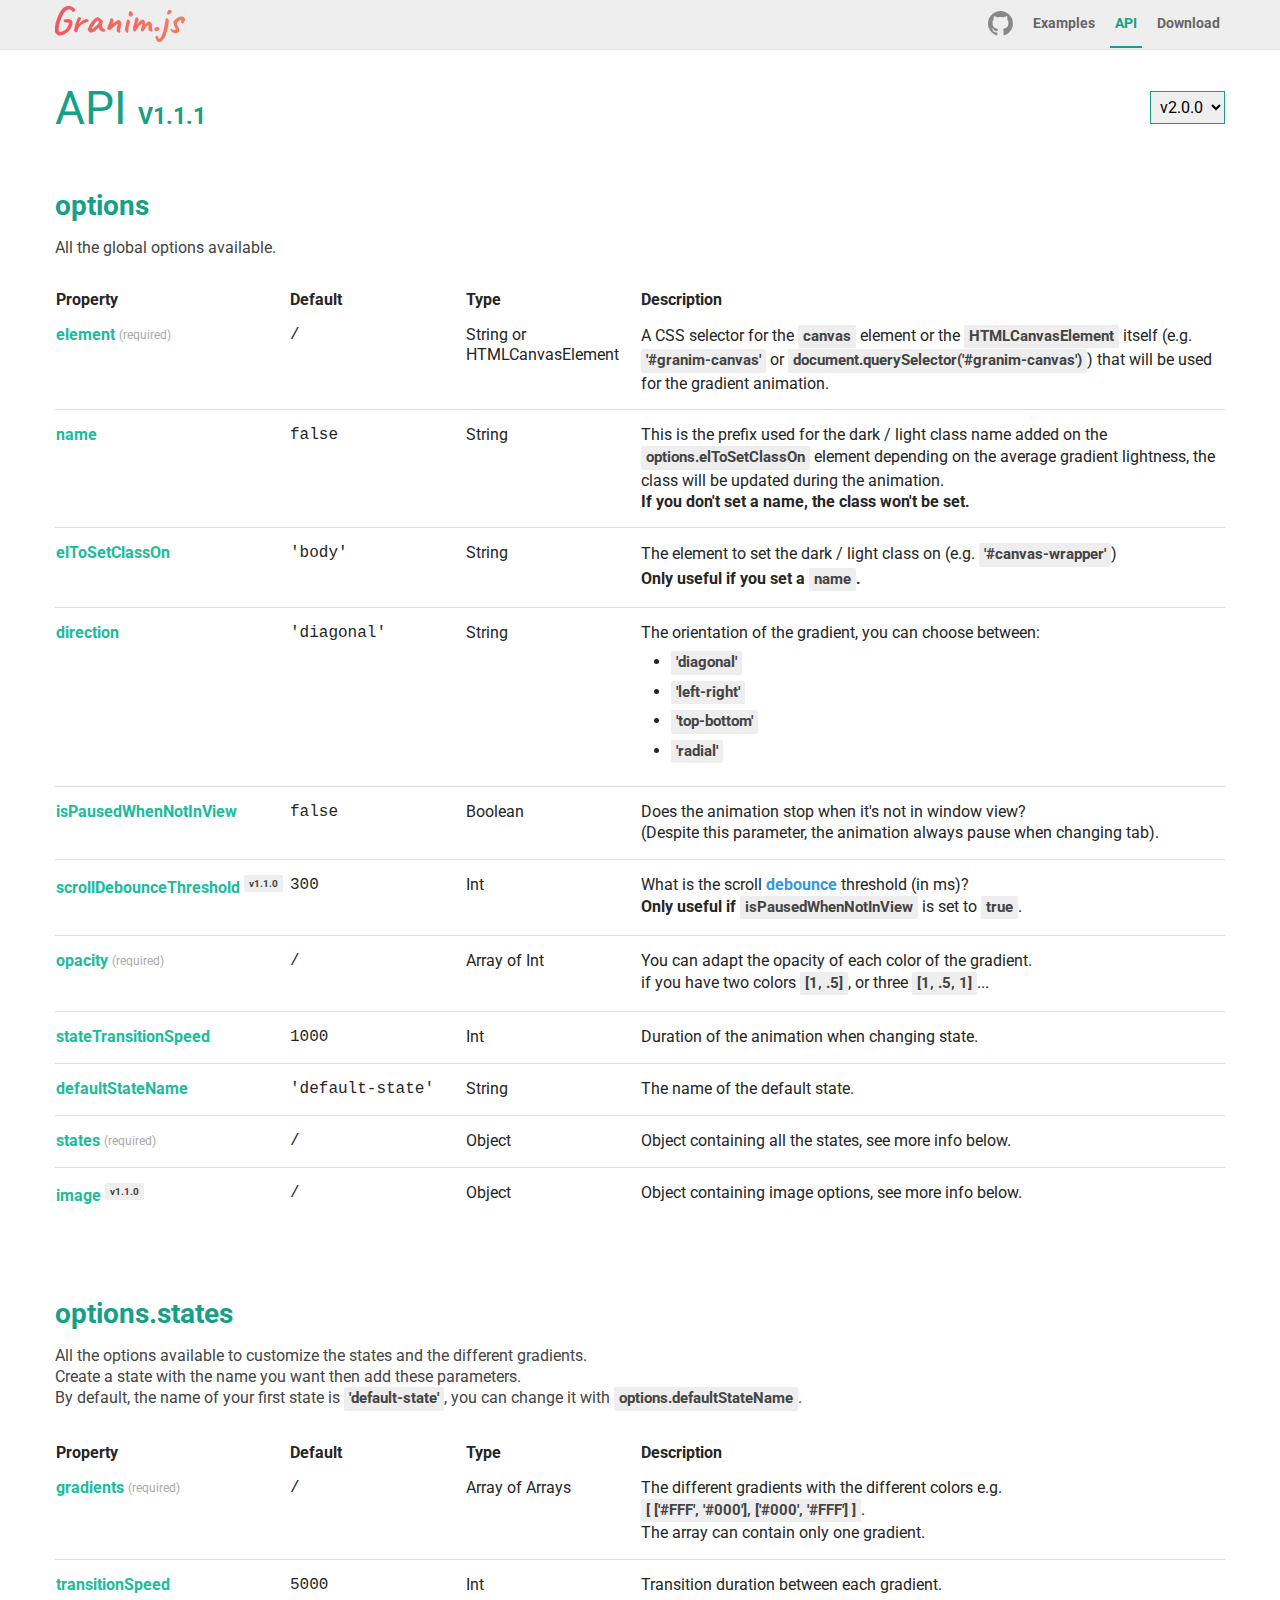
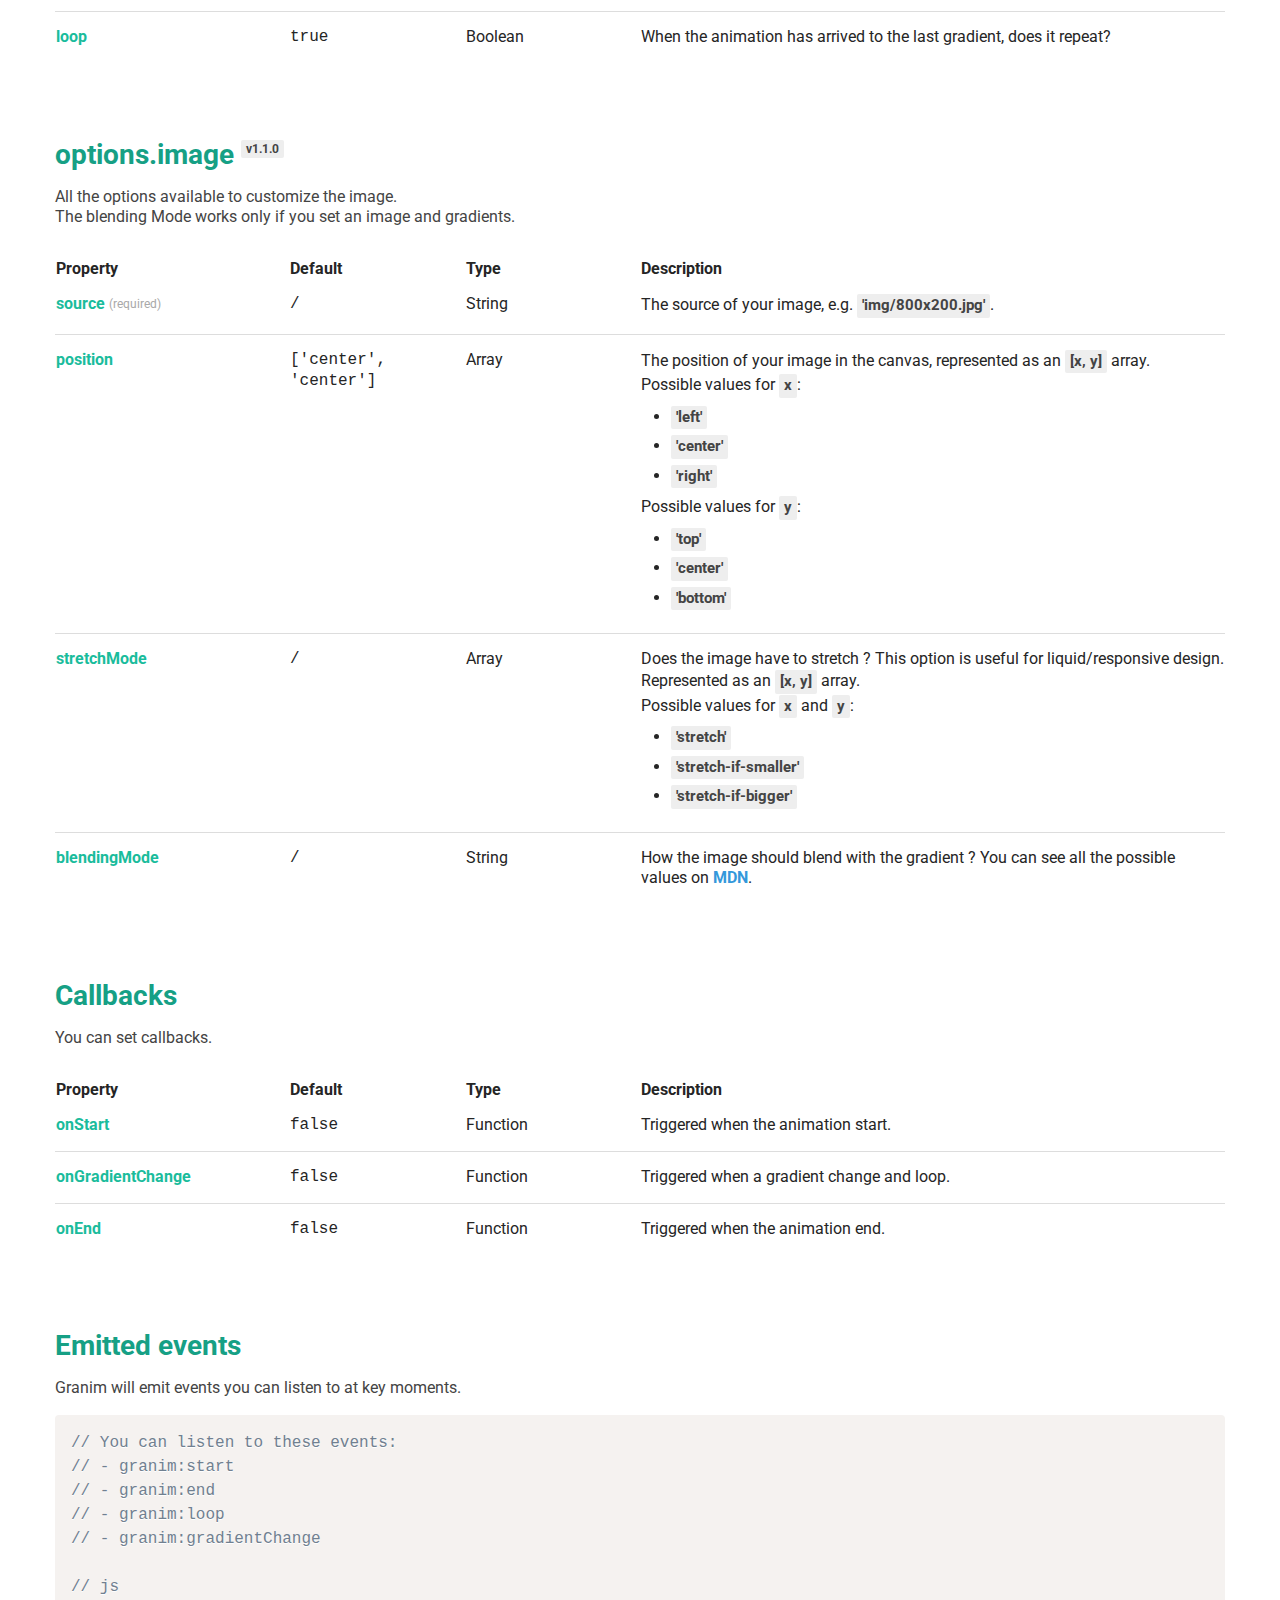
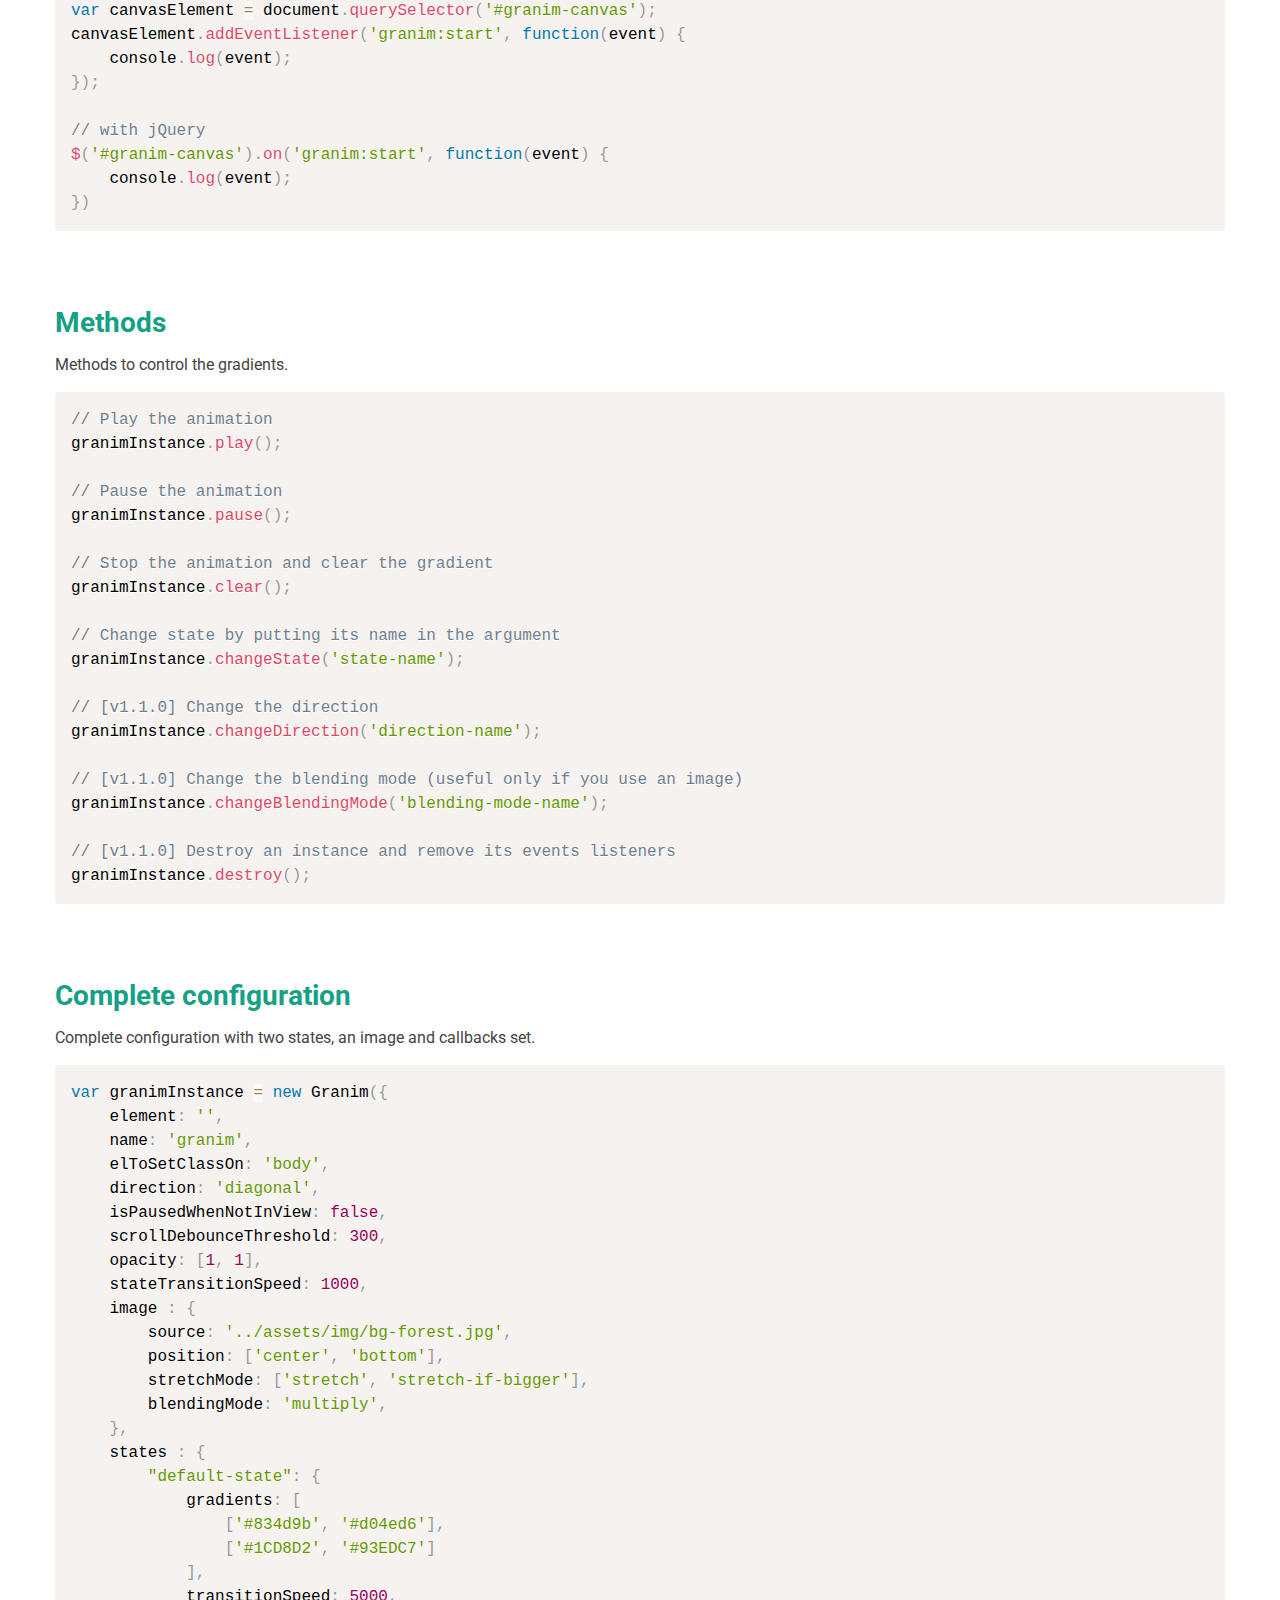
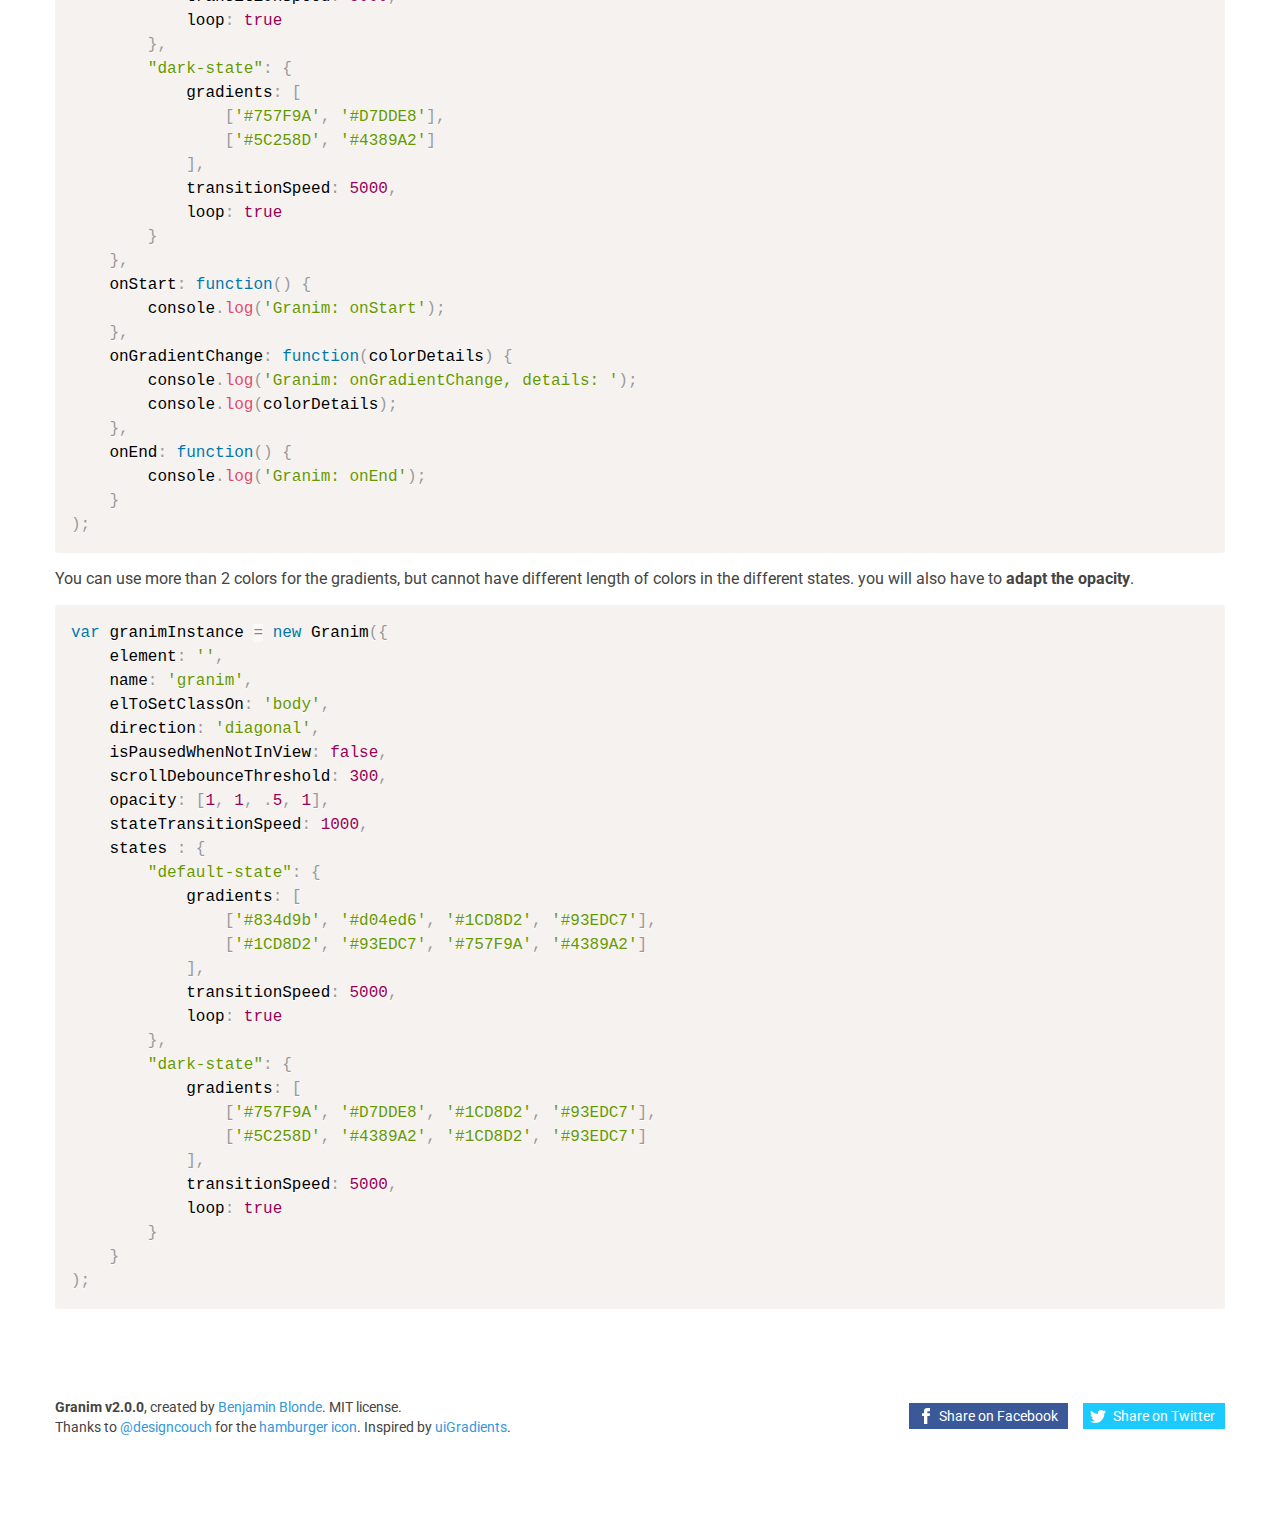
<file: site_4/granim.js-2.0.0/docs/api-v1.1.1.html>
<!DOCTYPE html><html lang="en"><head><title>API V1.1.1 | Granim.js</title><meta name="description" content="API for granim.js. Gradients animations in javascript."><meta charset="UTF-8"><meta name="viewport" content="user-scalable=no, width=device-width, initial-scale=1, maximum-scale=1"><link type="text/css" rel="stylesheet" href="assets/css/style.css"><link type="text/css" rel="stylesheet" href="https://fonts.googleapis.com/css?family=Roboto:400,400italic,700"><link rel="icon" href="favicon.ico" type="image/x-icon"><!-- Facebook Metas--><meta property="og:url" content="http://sarcadass.github.io/granim.js"><meta property="og:type" content="website"><meta property="og:title" content="Granim.js"><meta property="og:description" content="Create fluid and interactive gradients animations with this small (&lt; 17kB) .js library"><meta property="og:image" content="http://sarcadass.github.io/granim.js/assets/img/social-image.png"><!-- Twitter Metas--><meta property="twitter:card" content="summary_large_image"><meta property="twitter:creator" content="@Sarcadass"><meta property="twitter:title" content="Granim.js"><meta property="twitter:description" content="Create fluid and interactive gradients animations with this small (&lt; 17kB) .js library"><meta property="twitter:image" content="http://sarcadass.github.io/granim.js/assets/img/social-image.png"><meta property="twitter:image:width" content="1200"><meta property="twitter:image:height" content="630"><link type="text/css" rel="stylesheet" href="assets/css/prism.css"></head><body class="api"><header class="main-header"><div class="container clearfix"><div class="bloc-logo"><canvas id="logo-canvas"></canvas><a class="logo-mask" href="index.html">Granim.js</a></div><div class="main-nav"><div class="hamburger-icon"><span></span><span></span><span></span><span></span><span></span><span></span></div><nav><ul class="clearfix"><li><a class="text-link" href="https://github.com/sarcadass/granim.js/releases" target="_blank" rel="external">Download</a></li><li><a class="text-link" id="nav-api" href="api-v2.0.0.html">API</a></li><li><a class="text-link" id="nav-examples" href="examples.html">Examples</a></li><li><a class="github" href="https://github.com/sarcadass/granim.js" target="_blank" title="Github" rel="external"><svg xmlns="http://www.w3.org/2000/svg" viewBox="0 0 25 25">
    <g>
        <path fill-rule="evenodd" clip-rule="evenodd" fill="#221E1B" d="M12.476,0C5.587,0,0,5.586,0,12.476
		c0,5.512,3.575,10.189,8.533,11.842c0.623,0.113,0.853-0.271,0.853-0.604c0-0.296-0.011-1.279-0.017-2.32
		c-3.471,0.754-4.203-1.473-4.203-1.473c-0.568-1.444-1.386-1.827-1.386-1.827c-1.132-0.772,0.085-0.758,0.085-0.758
		c1.253,0.088,1.913,1.286,1.913,1.286c1.113,1.908,2.919,1.356,3.631,1.039c0.112-0.81,0.435-1.358,0.791-1.67
		c-2.771-0.315-5.684-1.385-5.684-6.167c0-1.362,0.487-2.475,1.286-3.349c-0.13-0.314-0.558-1.582,0.121-3.301
		c0,0,1.047-0.336,3.432,1.278c0.995-0.276,2.062-0.415,3.122-0.419c1.061,0.004,2.129,0.143,3.125,0.419
		c2.384-1.614,3.43-1.278,3.43-1.278c0.68,1.719,0.25,2.987,0.122,3.301c0.801,0.874,1.283,1.986,1.283,3.349
		c0,4.792-2.918,5.847-5.696,6.157c0.447,0.385,0.847,1.146,0.847,2.309c0,1.671-0.015,3.015-0.015,3.424
		c0,0.333,0.224,0.723,0.855,0.602c4.957-1.652,8.526-6.329,8.526-11.84C24.953,5.586,19.365,0,12.476,0z"/>
        <path fill="#221E1B" d="M4.726,17.914c-0.028,0.062-0.124,0.081-0.213,0.037c-0.091-0.04-0.142-0.124-0.113-0.188
		c0.028-0.063,0.125-0.082,0.214-0.038C4.705,17.766,4.757,17.852,4.726,17.914L4.726,17.914z M4.572,17.8"/>
        <path fill="#221E1B" d="M5.231,18.477c-0.059,0.057-0.176,0.031-0.255-0.058c-0.081-0.086-0.096-0.202-0.036-0.256
		c0.061-0.058,0.173-0.033,0.256,0.055C5.277,18.306,5.293,18.421,5.231,18.477L5.231,18.477z M5.112,18.351"/>
        <path fill="#221E1B" d="M5.723,19.195c-0.076,0.055-0.201,0.003-0.278-0.105c-0.077-0.112-0.077-0.245,0.001-0.298
		c0.078-0.055,0.201-0.006,0.279,0.103C5.801,19.009,5.801,19.142,5.723,19.195L5.723,19.195z M5.723,19.195"/>
        <path fill="#221E1B" d="M6.397,19.892c-0.069,0.074-0.214,0.055-0.321-0.049c-0.108-0.102-0.14-0.245-0.072-0.319
		c0.07-0.076,0.216-0.054,0.324,0.048C6.437,19.673,6.469,19.815,6.397,19.892L6.397,19.892z M6.397,19.892"/>
        <path fill="#221E1B" d="M7.328,20.294c-0.031,0.097-0.171,0.141-0.313,0.101c-0.141-0.043-0.233-0.158-0.205-0.256
		c0.029-0.099,0.171-0.146,0.313-0.101C7.263,20.08,7.355,20.194,7.328,20.294L7.328,20.294z M7.328,20.294"/>
        <path fill="#221E1B" d="M8.347,20.368c0.004,0.102-0.116,0.188-0.264,0.189c-0.149,0.005-0.271-0.079-0.272-0.181
		c0-0.104,0.117-0.188,0.267-0.19C8.226,20.185,8.347,20.266,8.347,20.368L8.347,20.368z M8.347,20.368"/>
        <path fill="#221E1B" d="M9.297,20.206c0.018,0.1-0.084,0.203-0.232,0.231c-0.145,0.025-0.279-0.036-0.297-0.135
		C8.749,20.2,8.856,20.097,8.999,20.07C9.147,20.044,9.279,20.104,9.297,20.206L9.297,20.206z M9.297,20.206"/>
    </g>
</svg>
</a></li></ul></nav></div></div></header><div class="main-content"><div class="container bloc"><div class="title-bloc"><h1>API <span class="api-version">V1.1.1</span></h1><select id="version-select"><option value="/api-v2.0.0.html">v2.0.0</option><option value="/api-v1.1.1.html">v1.1.1</option></select></div><h2>options</h2><p>All the global options available.</p><table class="api-list"><thead><tr><th>Property</th><th>Default</th><th>Type</th><th>Description</th></tr></thead><tbody><tr><td>element <span class="required">(required)</span></td><td>/</td><td>String or HTMLCanvasElement</td><td>A CSS selector for the <span class="snippet">canvas</span> element or the <span class="snippet">HTMLCanvasElement</span> itself (e.g. <span class="snippet">'#granim-canvas'</span> or <span class="snippet">document.querySelector('#granim-canvas')</span>) that will be used for the gradient animation.</td></tr><tr><td>name</td><td>false</td><td>String</td><td>This is the prefix used for the dark / light class name added
on the <span class="snippet">options.elToSetClassOn</span> element depending on the average gradient lightness,
the class will be updated during the animation.<br><strong>If you don't set a name, the class won't be set.</strong></td></tr><tr><td>elToSetClassOn</td><td>'body'</td><td>String</td><td>The element to set the dark / light class on (e.g. <span class="snippet">'#canvas-wrapper'</span>)<br><strong>Only useful if you set a <span class="snippet">name</span>.</strong></td></tr><tr><td>direction</td><td>'diagonal'</td><td>String</td><td>The orientation of the gradient, you can choose between:<ul><li><span class="snippet">'diagonal'</span></li><li><span class="snippet">'left-right'</span></li><li><span class="snippet">'top-bottom'</span></li><li><span class="snippet">'radial'</span></li></ul></td></tr><tr><td>isPausedWhenNotInView</td><td>false</td><td>Boolean</td><td>Does the animation stop when it's not in window view?<br>
(Despite this parameter, the animation always pause
when changing tab).</td></tr><tr><td>scrollDebounceThreshold <span class="version">v1.1.0</span></td><td>300</td><td>Int</td><td>What is the scroll <a class="link" href="https://css-tricks.com/debouncing-throttling-explained-examples/" target="_blank">debounce</a> threshold (in ms)?<br><strong>Only useful if </strong><span class="snippet">isPausedWhenNotInView</span> is set to <span class="snippet">true</span>.</td></tr><tr><td>opacity <span class="required">(required)</span></td><td>/</td><td>Array of Int</td><td>You can adapt the opacity of each color of the gradient.<br>
if you have two colors <span class="snippet">[1, .5]</span>,
or three <span class="snippet">[1, .5, 1]</span>...</td></tr><tr><td>stateTransitionSpeed</td><td>1000</td><td>Int</td><td>Duration of the animation when changing state.</td></tr><tr><td>defaultStateName</td><td>'default-state'</td><td>String</td><td>The name of the default state.</td></tr><tr><td>states <span class="required">(required)</span></td><td>/</td><td>Object</td><td>Object containing all the states, see more info below.</td></tr><tr><td>image <span class="version">v1.1.0</span></td><td>/</td><td>Object</td><td>Object containing image options, see more info below.</td></tr></tbody></table></div><div class="container bloc"><h2>options.states</h2><p>All the options available to customize the states and the different gradients.<br>
Create a state with the name you want then add these parameters.<br>
By default, the name of your first state is <span class="snippet">'default-state'</span>, you can change it with <span class="snippet">options.defaultStateName</span>.</p><table class="api-list"><thead><tr><th>Property</th><th>Default</th><th>Type</th><th>Description</th></tr></thead><tbody><tr><td>gradients <span class="required">(required)</span></td><td>/</td><td>Array of Arrays</td><td>The different gradients with the different colors
e.g. <span class="snippet">[ ['#FFF', '#000'],
['#000', '#FFF'] ]</span>.<br>
The array can contain only one gradient.</td></tr><tr><td>transitionSpeed</td><td>5000</td><td>Int</td><td>Transition duration between each gradient.</td></tr><tr><td>loop</td><td>true</td><td>Boolean</td><td>When the animation has arrived to the last gradient, does it repeat?</td></tr></tbody></table></div><div class="container bloc" id="options-image"><h2>options.image <span class="version">v1.1.0</span></h2><p>All the options available to customize the image.<br>
The blending Mode works only if you set an image and gradients.</p><table class="api-list"><thead><tr><th>Property</th><th>Default</th><th>Type</th><th>Description</th></tr></thead><tbody><tr><td>source <span class="required">(required)</span></td><td>/</td><td>String</td><td>The source of your image,
e.g. <span class="snippet">'img/800x200.jpg'</span>.</td></tr><tr><td>position</td><td>['center', 'center']</td><td>Array</td><td>The position of your image in the canvas, represented as an <span class="snippet">[x, y]</span> array.<br>
Possible values for <span class="snippet">x</span>:<ul><li><span class="snippet">'left'</span></li><li><span class="snippet">'center'</span></li><li><span class="snippet">'right'</span></li></ul>Possible values for <span class="snippet">y</span>:<ul><li><span class="snippet">'top'</span></li><li><span class="snippet">'center'</span></li><li><span class="snippet">'bottom'</span></li></ul></td></tr><tr><td>stretchMode</td><td>/</td><td>Array</td><td>Does the image have to stretch ? This option is useful for liquid/responsive design.
Represented as an <span class="snippet">[x, y]</span> array.<br>
Possible values for <span class="snippet">x</span> and <span class="snippet">y</span>:<ul><li><span class="snippet">'stretch'</span></li><li><span class="snippet">'stretch-if-smaller'</span></li><li><span class="snippet">'stretch-if-bigger'</span></li></ul></td></tr><tr><td>blendingMode</td><td>/</td><td>String</td><td>How the image should blend with the gradient ?
You can see all the possible values on&nbsp;<a class="link" href="https://developer.mozilla.org/fr/docs/Web/API/CanvasRenderingContext2D/globalCompositeOperation" target="_blank">MDN</a>.</td></tr></tbody></table></div><div class="container bloc"><h2>Callbacks</h2><p>You can set callbacks.</p><table class="api-list"><thead><tr><th>Property</th><th>Default</th><th>Type</th><th>Description</th></tr></thead><tbody><tr><td>onStart</td><td>false</td><td>Function</td><td>Triggered when the animation start.</td></tr><tr><td>onGradientChange</td><td>false</td><td>Function</td><td>Triggered when a gradient change and loop.</td></tr><tr><td>onEnd</td><td>false</td><td>Function</td><td>Triggered when the animation end.</td></tr></tbody></table></div><div class="container bloc"><h2>Emitted events</h2><p>Granim will emit events you can listen to at key moments.</p><pre><code class="language-js">// You can listen to these events:
// - granim:start
// - granim:end
// - granim:loop
// - granim:gradientChange
<br>
// js
var canvasElement = document.querySelector('#granim-canvas');
canvasElement.addEventListener('granim:start', function(event) {
    console.log(event);
});
<br>
// with jQuery
$('#granim-canvas').on('granim:start', function(event) {
    console.log(event);
})</code></pre></div><div class="container bloc"><h2>Methods</h2><p>Methods to control the gradients.</p><pre><code class="language-js">// Play the animation
granimInstance.play();
<br>
// Pause the animation
granimInstance.pause();
<br>
// Stop the animation and clear the gradient
granimInstance.clear();
<br>
// Change state by putting its name in the argument
granimInstance.changeState('state-name');
<br>
// [v1.1.0] Change the direction
granimInstance.changeDirection('direction-name');
<br>
// [v1.1.0] Change the blending mode (useful only if you use an image)
granimInstance.changeBlendingMode('blending-mode-name');
<br>
// [v1.1.0] Destroy an instance and remove its events listeners
granimInstance.destroy();</code></pre></div><div class="container bloc"><h2>Complete configuration</h2><p>Complete configuration with two states, an image and callbacks set.</p><pre><code class="language-js">var granimInstance = new Granim({
    element: '',
    name: 'granim',
    elToSetClassOn: 'body',
    direction: 'diagonal',
    isPausedWhenNotInView: false,
    scrollDebounceThreshold: 300,
    opacity: [1, 1],
    stateTransitionSpeed: 1000,
    image : {
        source: '../assets/img/bg-forest.jpg',
        position: ['center', 'bottom'],
        stretchMode: ['stretch', 'stretch-if-bigger'],
        blendingMode: 'multiply',
    },
    states : {
        "default-state": {
            gradients: [
                ['#834d9b', '#d04ed6'],
                ['#1CD8D2', '#93EDC7']
            ],
            transitionSpeed: 5000,
            loop: true
        },
        "dark-state": {
            gradients: [
                ['#757F9A', '#D7DDE8'],
                ['#5C258D', '#4389A2']
            ],
            transitionSpeed: 5000,
            loop: true
        }
    },
    onStart: function() {
        console.log('Granim: onStart');
    },
    onGradientChange: function(colorDetails) {
        console.log('Granim: onGradientChange, details: ');
        console.log(colorDetails);
    },
    onEnd: function() {
        console.log('Granim: onEnd');
    }
);</code></pre><p>You can use more than 2 colors for the gradients,
but cannot have different length of colors in the
different states. you will also have to
<strong>adapt the opacity</strong>.</p><pre><code class="language-js">var granimInstance = new Granim({
    element: '',
    name: 'granim',
    elToSetClassOn: 'body',
    direction: 'diagonal',
    isPausedWhenNotInView: false,
    scrollDebounceThreshold: 300,
    opacity: [1, 1, .5, 1],
    stateTransitionSpeed: 1000,
    states : {
        "default-state": {
            gradients: [
                ['#834d9b', '#d04ed6', '#1CD8D2', '#93EDC7'],
                ['#1CD8D2', '#93EDC7', '#757F9A', '#4389A2']
            ],
            transitionSpeed: 5000,
            loop: true
        },
        "dark-state": {
            gradients: [
                ['#757F9A', '#D7DDE8', '#1CD8D2', '#93EDC7'],
                ['#5C258D', '#4389A2', '#1CD8D2', '#93EDC7']
            ],
            transitionSpeed: 5000,
            loop: true
        }
    }
);</code></pre></div><div class="footer container bloc clearfix"><p><strong>Granim v<span>2.0.0</span></strong>, created by <a href="https://twitter.com/Sarcadass" target="_blank">Benjamin Blonde</a>.
MIT license.<br>
Thanks to <a href="https://twitter.com/designcouch" target="_blank">@designcouch</a>
for the <a href="https://codepen.io/designcouch/pen/Atyop" target="_blank">hamburger icon</a>.
Inspired by <a href="http://uigradients.com/" target="_blank">uiGradients</a>.</p><div class="bloc-social"><a class="cta-social cta-facebook" href="http://www.facebook.com/sharer.php?u=http://sarcadass.github.io/granim.js" target="_blank"><svg version="1.1" xmlns="http://www.w3.org/2000/svg" x="0px" y="0px" width="16px" height="16px" viewBox="0 0 16 16" enable-background="new 0 0 16 16" xml:space="preserve">
<path d="M8,5.333H6V8h2v8h3.334V8h2.428L14,5.333h-2.666V4.222c0-0.637,0.127-0.889,0.742-0.889H14V0h-2.539
	C9.064,0,8,1.055,8,3.077V5.333z"/>
</svg>
Share on Facebook</a><a class="cta-social cta-twitter" href="https://twitter.com/share?text=Create%20fluid%20and%20interactive%20gradients%20animations%20with%20this%20small%20%28&lt;%2010kB%29%20.js%20library&amp;via=Sarcadass&amp;url=http%3A%2F%2Fsarcadass.github.io%2Fgranim.js" target="_blank"><svg version="1.1" xmlns="http://www.w3.org/2000/svg"x="0px" y="0px" width="16px" height="16px" viewBox="0 0 16 16" enable-background="new 0 0 16 16" xml:space="preserve">
<path d="M16,3.538c-0.588,0.261-1.221,0.437-1.885,0.516c0.677-0.406,1.198-1.049,1.442-1.816c-0.634,0.376-1.337,0.65-2.084,0.797
	c-0.599-0.638-1.452-1.037-2.396-1.037c-2.119,0-3.676,1.977-3.198,4.03c-2.727-0.137-5.146-1.444-6.765-3.43
	c-0.86,1.475-0.446,3.405,1.016,4.383C1.592,6.964,1.085,6.817,0.644,6.571C0.607,8.092,1.698,9.514,3.276,9.83
	C2.814,9.956,2.308,9.985,1.793,9.887C2.21,11.19,3.422,12.14,4.86,12.166c-1.38,1.082-3.119,1.565-4.86,1.36
	C1.453,14.458,3.179,15,5.032,15c6.094,0,9.539-5.146,9.33-9.763C15.003,4.774,15.561,4.195,16,3.538z"/>
</svg>
Share on Twitter</a></div></div></div><script src="assets/js/vendor/jquery-3.1.0.min.js"></script><script src="assets/js/vendor/granim.min.js"></script><script src="assets/js/vendor/prism.js"></script><script type="text/javascript">var pageId = 'api';</script><script src="assets/js/script.js"></script><script type="text/javascript">(function(i, s, o, g, r, a, m) {
  i['GoogleAnalyticsObject'] = r;
  i[r] = i[r] || function() {
    (i[r].q = i[r].q || []).push(arguments)
  }, i[r].l = 1 * new Date();
  a = s.createElement(o),
  m = s.getElementsByTagName(o)[0];
  a.async = 1;
  a.src = g;
  m.parentNode.insertBefore(a, m)
})(window, document, 'script', 'https://www.google-analytics.com/analytics.js', 'ga');
ga('create', 'UA-83387901-1', 'auto');
ga('send', 'pageview');</script></body></html>
</file>
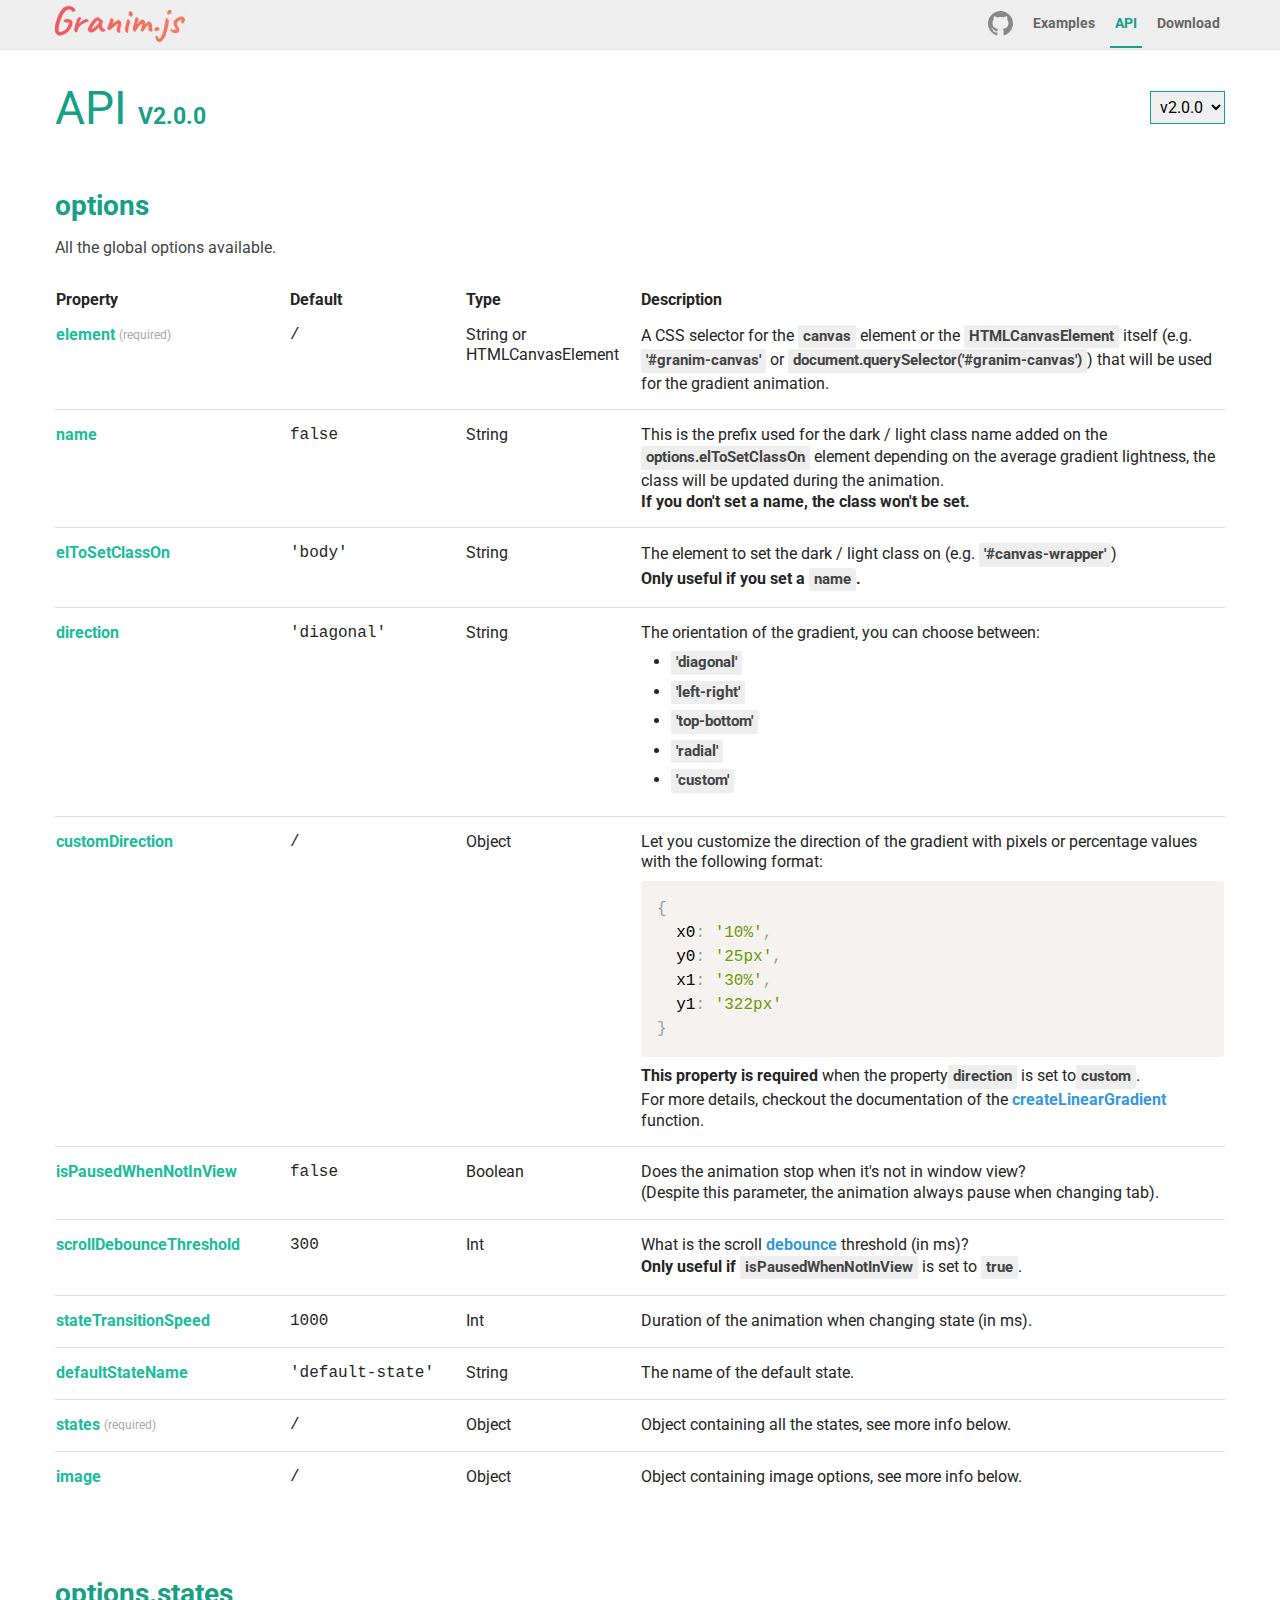
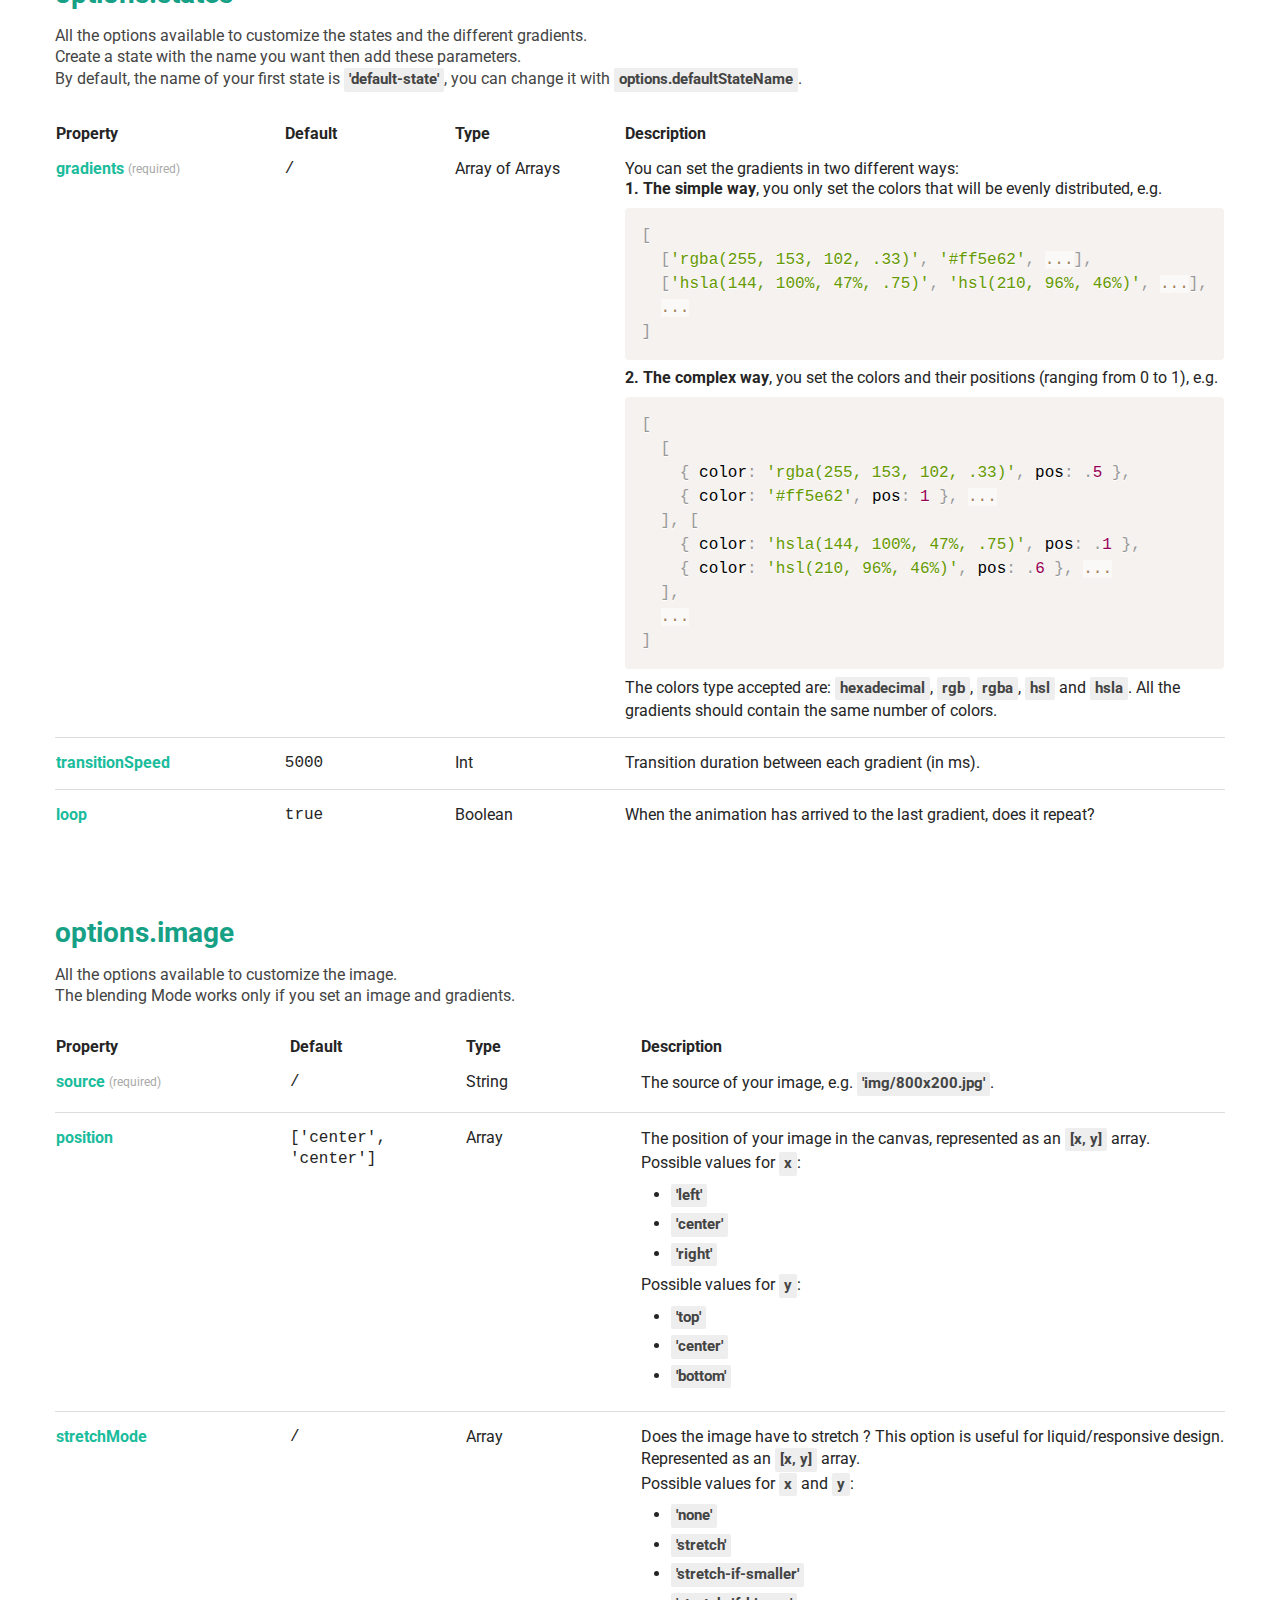
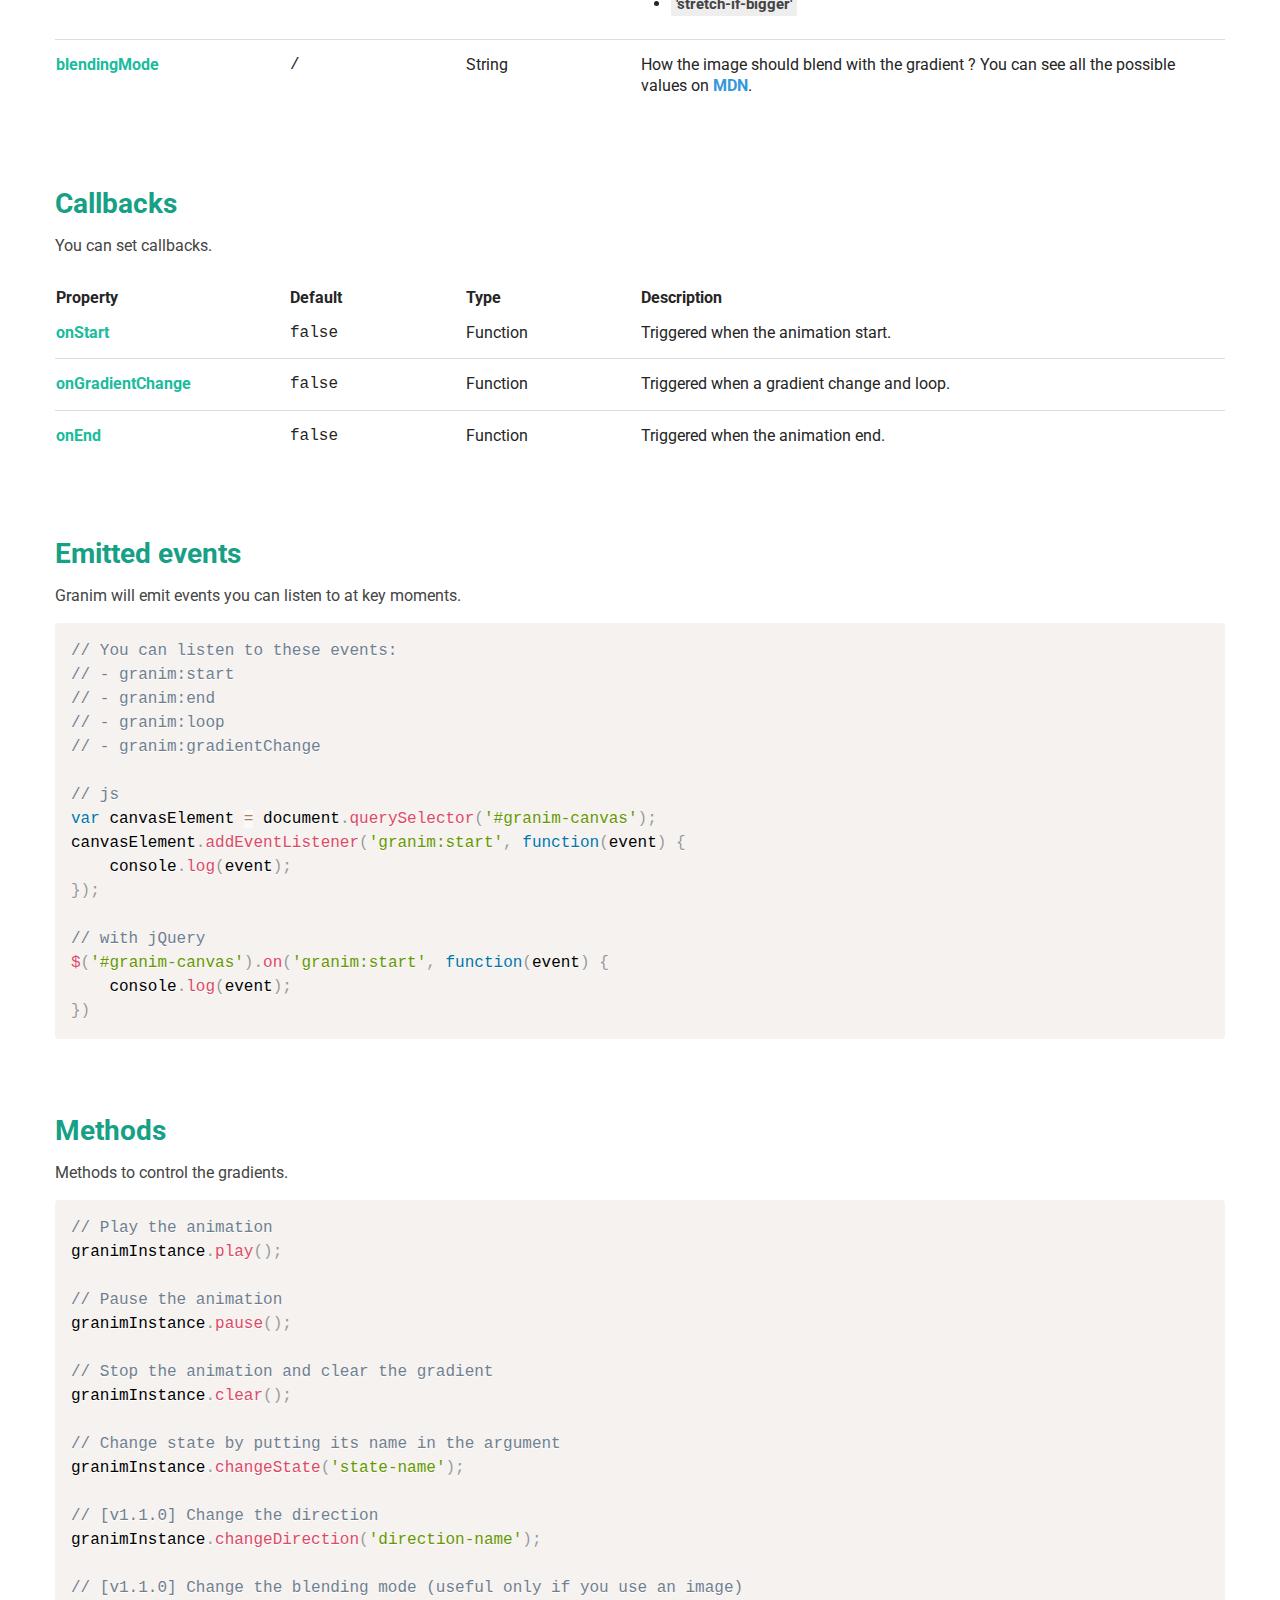
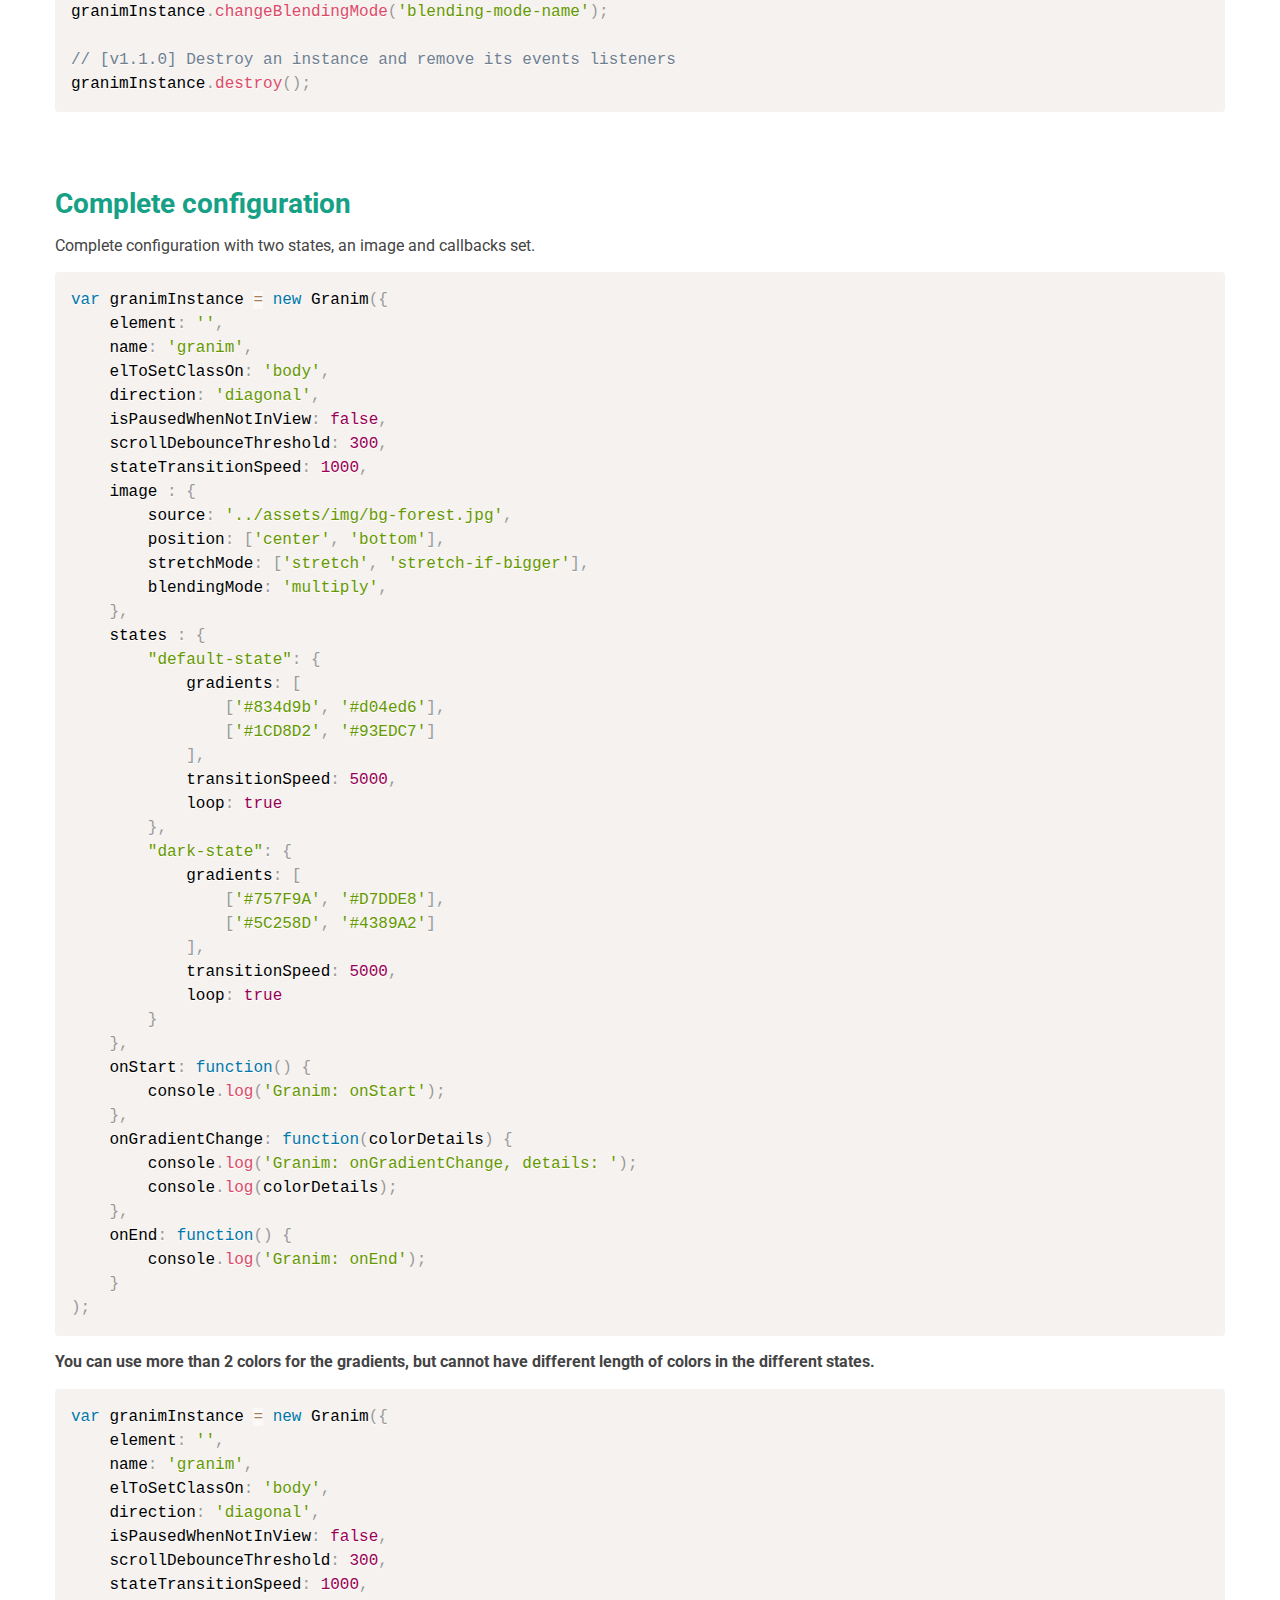
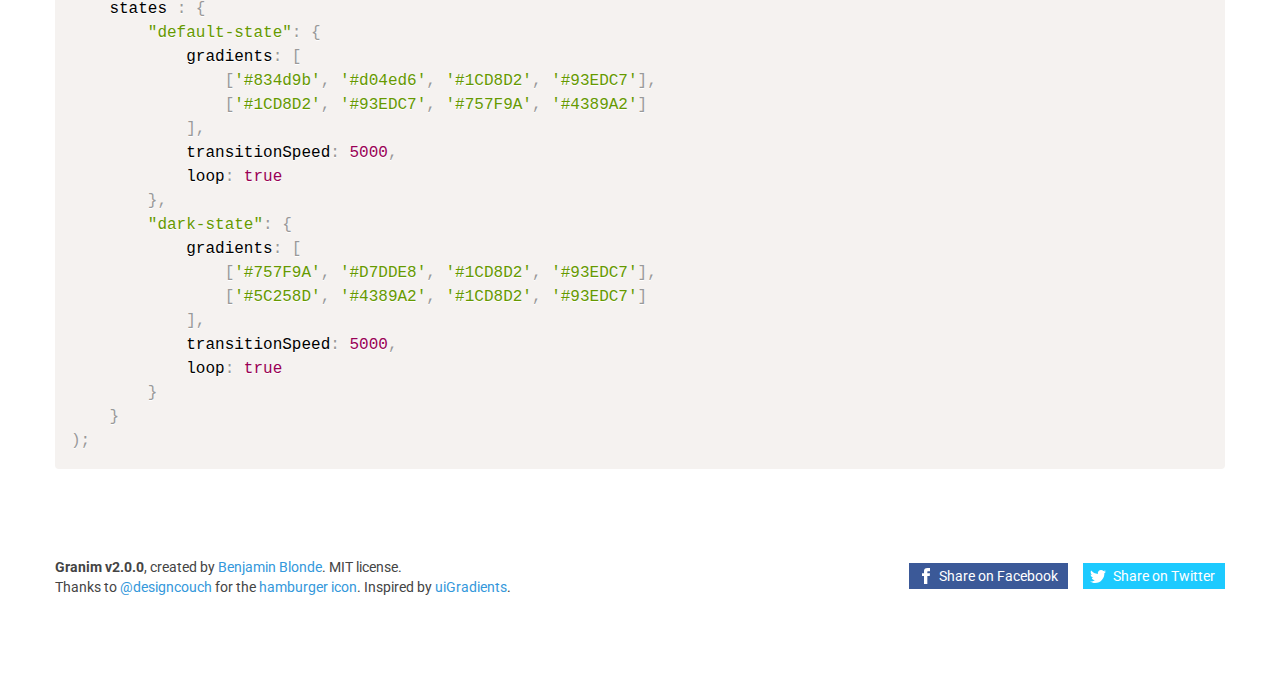
<file: site_4/granim.js-2.0.0/docs/api-v2.0.0.html>
<!DOCTYPE html><html lang="en"><head><title>API V2.0.0 | Granim.js</title><meta name="description" content="API for granim.js. Gradients animations in javascript."><meta charset="UTF-8"><meta name="viewport" content="user-scalable=no, width=device-width, initial-scale=1, maximum-scale=1"><link type="text/css" rel="stylesheet" href="assets/css/style.css"><link type="text/css" rel="stylesheet" href="https://fonts.googleapis.com/css?family=Roboto:400,400italic,700"><link rel="icon" href="favicon.ico" type="image/x-icon"><!-- Facebook Metas--><meta property="og:url" content="http://sarcadass.github.io/granim.js"><meta property="og:type" content="website"><meta property="og:title" content="Granim.js"><meta property="og:description" content="Create fluid and interactive gradients animations with this small (&lt; 17kB) .js library"><meta property="og:image" content="http://sarcadass.github.io/granim.js/assets/img/social-image.png"><!-- Twitter Metas--><meta property="twitter:card" content="summary_large_image"><meta property="twitter:creator" content="@Sarcadass"><meta property="twitter:title" content="Granim.js"><meta property="twitter:description" content="Create fluid and interactive gradients animations with this small (&lt; 17kB) .js library"><meta property="twitter:image" content="http://sarcadass.github.io/granim.js/assets/img/social-image.png"><meta property="twitter:image:width" content="1200"><meta property="twitter:image:height" content="630"><link type="text/css" rel="stylesheet" href="assets/css/prism.css"></head><body class="api"><header class="main-header"><div class="container clearfix"><div class="bloc-logo"><canvas id="logo-canvas"></canvas><a class="logo-mask" href="index.html">Granim.js</a></div><div class="main-nav"><div class="hamburger-icon"><span></span><span></span><span></span><span></span><span></span><span></span></div><nav><ul class="clearfix"><li><a class="text-link" href="https://github.com/sarcadass/granim.js/releases" target="_blank" rel="external">Download</a></li><li><a class="text-link" id="nav-api" href="api-v2.0.0.html">API</a></li><li><a class="text-link" id="nav-examples" href="examples.html">Examples</a></li><li><a class="github" href="https://github.com/sarcadass/granim.js" target="_blank" title="Github" rel="external"><svg xmlns="http://www.w3.org/2000/svg" viewBox="0 0 25 25">
    <g>
        <path fill-rule="evenodd" clip-rule="evenodd" fill="#221E1B" d="M12.476,0C5.587,0,0,5.586,0,12.476
		c0,5.512,3.575,10.189,8.533,11.842c0.623,0.113,0.853-0.271,0.853-0.604c0-0.296-0.011-1.279-0.017-2.32
		c-3.471,0.754-4.203-1.473-4.203-1.473c-0.568-1.444-1.386-1.827-1.386-1.827c-1.132-0.772,0.085-0.758,0.085-0.758
		c1.253,0.088,1.913,1.286,1.913,1.286c1.113,1.908,2.919,1.356,3.631,1.039c0.112-0.81,0.435-1.358,0.791-1.67
		c-2.771-0.315-5.684-1.385-5.684-6.167c0-1.362,0.487-2.475,1.286-3.349c-0.13-0.314-0.558-1.582,0.121-3.301
		c0,0,1.047-0.336,3.432,1.278c0.995-0.276,2.062-0.415,3.122-0.419c1.061,0.004,2.129,0.143,3.125,0.419
		c2.384-1.614,3.43-1.278,3.43-1.278c0.68,1.719,0.25,2.987,0.122,3.301c0.801,0.874,1.283,1.986,1.283,3.349
		c0,4.792-2.918,5.847-5.696,6.157c0.447,0.385,0.847,1.146,0.847,2.309c0,1.671-0.015,3.015-0.015,3.424
		c0,0.333,0.224,0.723,0.855,0.602c4.957-1.652,8.526-6.329,8.526-11.84C24.953,5.586,19.365,0,12.476,0z"/>
        <path fill="#221E1B" d="M4.726,17.914c-0.028,0.062-0.124,0.081-0.213,0.037c-0.091-0.04-0.142-0.124-0.113-0.188
		c0.028-0.063,0.125-0.082,0.214-0.038C4.705,17.766,4.757,17.852,4.726,17.914L4.726,17.914z M4.572,17.8"/>
        <path fill="#221E1B" d="M5.231,18.477c-0.059,0.057-0.176,0.031-0.255-0.058c-0.081-0.086-0.096-0.202-0.036-0.256
		c0.061-0.058,0.173-0.033,0.256,0.055C5.277,18.306,5.293,18.421,5.231,18.477L5.231,18.477z M5.112,18.351"/>
        <path fill="#221E1B" d="M5.723,19.195c-0.076,0.055-0.201,0.003-0.278-0.105c-0.077-0.112-0.077-0.245,0.001-0.298
		c0.078-0.055,0.201-0.006,0.279,0.103C5.801,19.009,5.801,19.142,5.723,19.195L5.723,19.195z M5.723,19.195"/>
        <path fill="#221E1B" d="M6.397,19.892c-0.069,0.074-0.214,0.055-0.321-0.049c-0.108-0.102-0.14-0.245-0.072-0.319
		c0.07-0.076,0.216-0.054,0.324,0.048C6.437,19.673,6.469,19.815,6.397,19.892L6.397,19.892z M6.397,19.892"/>
        <path fill="#221E1B" d="M7.328,20.294c-0.031,0.097-0.171,0.141-0.313,0.101c-0.141-0.043-0.233-0.158-0.205-0.256
		c0.029-0.099,0.171-0.146,0.313-0.101C7.263,20.08,7.355,20.194,7.328,20.294L7.328,20.294z M7.328,20.294"/>
        <path fill="#221E1B" d="M8.347,20.368c0.004,0.102-0.116,0.188-0.264,0.189c-0.149,0.005-0.271-0.079-0.272-0.181
		c0-0.104,0.117-0.188,0.267-0.19C8.226,20.185,8.347,20.266,8.347,20.368L8.347,20.368z M8.347,20.368"/>
        <path fill="#221E1B" d="M9.297,20.206c0.018,0.1-0.084,0.203-0.232,0.231c-0.145,0.025-0.279-0.036-0.297-0.135
		C8.749,20.2,8.856,20.097,8.999,20.07C9.147,20.044,9.279,20.104,9.297,20.206L9.297,20.206z M9.297,20.206"/>
    </g>
</svg>
</a></li></ul></nav></div></div></header><div class="main-content"><div class="container bloc"><div class="title-bloc"><h1>API <span class="api-version">V2.0.0</span></h1><select id="version-select"><option value="/api-v2.0.0.html">v2.0.0</option><option value="/api-v1.1.1.html">v1.1.1</option></select></div><h2>options</h2><p>All the global options available.</p><table class="api-list"><thead><tr><th>Property</th><th>Default</th><th>Type</th><th>Description</th></tr></thead><tbody><tr><td>element <span class="required">(required)</span></td><td>/</td><td>String or HTMLCanvasElement</td><td>A CSS selector for the <span class="snippet">canvas</span> element or the <span class="snippet">HTMLCanvasElement</span> itself (e.g. <span class="snippet">'#granim-canvas'</span> or <span class="snippet">document.querySelector('#granim-canvas')</span>) that will be used for the gradient animation.</td></tr><tr><td>name</td><td>false</td><td>String</td><td>This is the prefix used for the dark / light class name added
on the <span class="snippet">options.elToSetClassOn</span> element depending on the average gradient lightness,
the class will be updated during the animation.<br><strong>If you don't set a name, the class won't be set.</strong></td></tr><tr><td>elToSetClassOn</td><td>'body'</td><td>String</td><td>The element to set the dark / light class on (e.g. <span class="snippet">'#canvas-wrapper'</span>)<br><strong>Only useful if you set a <span class="snippet">name</span>.</strong></td></tr><tr><td>direction</td><td>'diagonal'</td><td>String</td><td>The orientation of the gradient, you can choose between:<ul><li><span class="snippet">'diagonal'</span></li><li><span class="snippet">'left-right'</span></li><li><span class="snippet">'top-bottom'</span></li><li><span class="snippet">'radial'</span></li><li><span class="snippet">'custom'</span></li></ul></td></tr><tr><td>customDirection</td><td>/</td><td>Object</td><td>Let you customize the direction of the gradient with pixels or percentage values with the following format:<pre><code class="language-js">{
  x0: '10%',
  y0: '25px',
  x1: '30%',
  y1: '322px'
}</code></pre><strong>This property is required</strong> when the property<span class="snippet">direction</span> is set to<span class="snippet">custom</span>.<br>For more details, checkout the documentation of the <a class="link" href="https://developer.mozilla.org/en-US/docs/Web/API/CanvasRenderingContext2D/createLinearGradient" target="_blank">createLinearGradient </a>function.</td></tr><tr><td>isPausedWhenNotInView</td><td>false</td><td>Boolean</td><td>Does the animation stop when it's not in window view?<br>
(Despite this parameter, the animation always pause
when changing tab).</td></tr><tr><td>scrollDebounceThreshold</td><td>300</td><td>Int</td><td>What is the scroll <a class="link" href="https://css-tricks.com/debouncing-throttling-explained-examples/" target="_blank">debounce</a> threshold (in ms)?<br><strong>Only useful if </strong><span class="snippet">isPausedWhenNotInView</span> is set to <span class="snippet">true</span>.</td></tr><tr><td>stateTransitionSpeed</td><td>1000</td><td>Int</td><td>Duration of the animation when changing state (in ms).</td></tr><tr><td>defaultStateName</td><td>'default-state'</td><td>String</td><td>The name of the default state.</td></tr><tr><td>states <span class="required">(required)</span></td><td>/</td><td>Object</td><td>Object containing all the states, see more info below.</td></tr><tr><td>image</td><td>/</td><td>Object</td><td>Object containing image options, see more info below.</td></tr></tbody></table></div><div class="container bloc"><h2>options.states</h2><p>All the options available to customize the states and the different gradients.<br>
Create a state with the name you want then add these parameters.<br>
By default, the name of your first state is <span class="snippet">'default-state'</span>, you can change it with <span class="snippet">options.defaultStateName</span>.</p><table class="api-list"><thead><tr><th>Property</th><th>Default</th><th>Type</th><th>Description</th></tr></thead><tbody><tr><td>gradients <span class="required">(required)</span></td><td>/</td><td>Array of Arrays</td><td>You can set the gradients in two different ways: <br><strong>1. The simple way</strong>, you only set the colors that will be evenly distributed, e.g.<pre><code class="language-js">[
  ['rgba(255, 153, 102, .33)', '#ff5e62', ...],
  ['hsla(144, 100%, 47%, .75)', 'hsl(210, 96%, 46%)', ...],
  ...
]</code></pre><strong>2. The complex way</strong>, you set the colors and their positions (ranging from 0 to 1), e.g.<pre><code class="language-js">[
  [
    { color: 'rgba(255, 153, 102, .33)', pos: .5 },
    { color: '#ff5e62', pos: 1 }, ...
  ], [
    { color: 'hsla(144, 100%, 47%, .75)', pos: .1 },
    { color: 'hsl(210, 96%, 46%)', pos: .6 }, ...
  ],
  ...
]</code></pre>The colors type accepted are: <span class="snippet">hexadecimal</span>,
<span class="snippet">rgb</span>, <span class="snippet">rgba</span>,
<span class="snippet">hsl</span> and <span class="snippet">hsla</span>. <strong></strong>All the gradients should contain the same number of colors.</td></tr><tr><td>transitionSpeed</td><td>5000</td><td>Int</td><td>Transition duration between each gradient (in ms).</td></tr><tr><td>loop</td><td>true</td><td>Boolean</td><td>When the animation has arrived to the last gradient, does it repeat?</td></tr></tbody></table></div><div class="container bloc" id="options-image"><h2>options.image</h2><p>All the options available to customize the image.<br>
The blending Mode works only if you set an image and gradients.</p><table class="api-list"><thead><tr><th>Property</th><th>Default</th><th>Type</th><th>Description</th></tr></thead><tbody><tr><td>source <span class="required">(required)</span></td><td>/</td><td>String</td><td>The source of your image,
e.g. <span class="snippet">'img/800x200.jpg'</span>.</td></tr><tr><td>position</td><td>['center', 'center']</td><td>Array</td><td>The position of your image in the canvas, represented as an <span class="snippet">[x, y]</span> array.<br>
Possible values for <span class="snippet">x</span>:<ul><li><span class="snippet">'left'</span></li><li><span class="snippet">'center'</span></li><li><span class="snippet">'right'</span></li></ul>Possible values for <span class="snippet">y</span>:<ul><li><span class="snippet">'top'</span></li><li><span class="snippet">'center'</span></li><li><span class="snippet">'bottom'</span></li></ul></td></tr><tr><td>stretchMode</td><td>/</td><td>Array</td><td>Does the image have to stretch ? This option is useful for liquid/responsive design.
Represented as an <span class="snippet">[x, y]</span> array.<br>
Possible values for <span class="snippet">x</span> and <span class="snippet">y</span>:<ul><li><span class="snippet">'none'</span></li><li><span class="snippet">'stretch'</span></li><li><span class="snippet">'stretch-if-smaller'</span></li><li><span class="snippet">'stretch-if-bigger'</span></li></ul></td></tr><tr><td>blendingMode</td><td>/</td><td>String</td><td>How the image should blend with the gradient ?
You can see all the possible values on&nbsp;<a class="link" href="https://developer.mozilla.org/fr/docs/Web/API/CanvasRenderingContext2D/globalCompositeOperation" target="_blank">MDN</a>.</td></tr></tbody></table></div><div class="container bloc"><h2>Callbacks</h2><p>You can set callbacks.</p><table class="api-list"><thead><tr><th>Property</th><th>Default</th><th>Type</th><th>Description</th></tr></thead><tbody><tr><td>onStart</td><td>false</td><td>Function</td><td>Triggered when the animation start.</td></tr><tr><td>onGradientChange</td><td>false</td><td>Function</td><td>Triggered when a gradient change and loop.</td></tr><tr><td>onEnd</td><td>false</td><td>Function</td><td>Triggered when the animation end.</td></tr></tbody></table></div><div class="container bloc"><h2>Emitted events</h2><p>Granim will emit events you can listen to at key moments.</p><pre><code class="language-js">// You can listen to these events:
// - granim:start
// - granim:end
// - granim:loop
// - granim:gradientChange
<br>
// js
var canvasElement = document.querySelector('#granim-canvas');
canvasElement.addEventListener('granim:start', function(event) {
    console.log(event);
});
<br>
// with jQuery
$('#granim-canvas').on('granim:start', function(event) {
    console.log(event);
})</code></pre></div><div class="container bloc"><h2>Methods</h2><p>Methods to control the gradients.</p><pre><code class="language-js">// Play the animation
granimInstance.play();
<br>
// Pause the animation
granimInstance.pause();
<br>
// Stop the animation and clear the gradient
granimInstance.clear();
<br>
// Change state by putting its name in the argument
granimInstance.changeState('state-name');
<br>
// [v1.1.0] Change the direction
granimInstance.changeDirection('direction-name');
<br>
// [v1.1.0] Change the blending mode (useful only if you use an image)
granimInstance.changeBlendingMode('blending-mode-name');
<br>
// [v1.1.0] Destroy an instance and remove its events listeners
granimInstance.destroy();</code></pre></div><div class="container bloc"><h2>Complete configuration</h2><p>Complete configuration with two states, an image and callbacks set.</p><pre><code class="language-js">var granimInstance = new Granim({
    element: '',
    name: 'granim',
    elToSetClassOn: 'body',
    direction: 'diagonal',
    isPausedWhenNotInView: false,
    scrollDebounceThreshold: 300,
    stateTransitionSpeed: 1000,
    image : {
        source: '../assets/img/bg-forest.jpg',
        position: ['center', 'bottom'],
        stretchMode: ['stretch', 'stretch-if-bigger'],
        blendingMode: 'multiply',
    },
    states : {
        "default-state": {
            gradients: [
                ['#834d9b', '#d04ed6'],
                ['#1CD8D2', '#93EDC7']
            ],
            transitionSpeed: 5000,
            loop: true
        },
        "dark-state": {
            gradients: [
                ['#757F9A', '#D7DDE8'],
                ['#5C258D', '#4389A2']
            ],
            transitionSpeed: 5000,
            loop: true
        }
    },
    onStart: function() {
        console.log('Granim: onStart');
    },
    onGradientChange: function(colorDetails) {
        console.log('Granim: onGradientChange, details: ');
        console.log(colorDetails);
    },
    onEnd: function() {
        console.log('Granim: onEnd');
    }
);</code></pre><p> <strong>You can use more than 2 colors for the gradients,
but cannot have different length of colors in the
different states.</strong></p><pre><code class="language-js">var granimInstance = new Granim({
    element: '',
    name: 'granim',
    elToSetClassOn: 'body',
    direction: 'diagonal',
    isPausedWhenNotInView: false,
    scrollDebounceThreshold: 300,
    stateTransitionSpeed: 1000,
    states : {
        "default-state": {
            gradients: [
                ['#834d9b', '#d04ed6', '#1CD8D2', '#93EDC7'],
                ['#1CD8D2', '#93EDC7', '#757F9A', '#4389A2']
            ],
            transitionSpeed: 5000,
            loop: true
        },
        "dark-state": {
            gradients: [
                ['#757F9A', '#D7DDE8', '#1CD8D2', '#93EDC7'],
                ['#5C258D', '#4389A2', '#1CD8D2', '#93EDC7']
            ],
            transitionSpeed: 5000,
            loop: true
        }
    }
);</code></pre></div><div class="footer container bloc clearfix"><p><strong>Granim v<span>2.0.0</span></strong>, created by <a href="https://twitter.com/Sarcadass" target="_blank">Benjamin Blonde</a>.
MIT license.<br>
Thanks to <a href="https://twitter.com/designcouch" target="_blank">@designcouch</a>
for the <a href="https://codepen.io/designcouch/pen/Atyop" target="_blank">hamburger icon</a>.
Inspired by <a href="http://uigradients.com/" target="_blank">uiGradients</a>.</p><div class="bloc-social"><a class="cta-social cta-facebook" href="http://www.facebook.com/sharer.php?u=http://sarcadass.github.io/granim.js" target="_blank"><svg version="1.1" xmlns="http://www.w3.org/2000/svg" x="0px" y="0px" width="16px" height="16px" viewBox="0 0 16 16" enable-background="new 0 0 16 16" xml:space="preserve">
<path d="M8,5.333H6V8h2v8h3.334V8h2.428L14,5.333h-2.666V4.222c0-0.637,0.127-0.889,0.742-0.889H14V0h-2.539
	C9.064,0,8,1.055,8,3.077V5.333z"/>
</svg>
Share on Facebook</a><a class="cta-social cta-twitter" href="https://twitter.com/share?text=Create%20fluid%20and%20interactive%20gradients%20animations%20with%20this%20small%20%28&lt;%2010kB%29%20.js%20library&amp;via=Sarcadass&amp;url=http%3A%2F%2Fsarcadass.github.io%2Fgranim.js" target="_blank"><svg version="1.1" xmlns="http://www.w3.org/2000/svg"x="0px" y="0px" width="16px" height="16px" viewBox="0 0 16 16" enable-background="new 0 0 16 16" xml:space="preserve">
<path d="M16,3.538c-0.588,0.261-1.221,0.437-1.885,0.516c0.677-0.406,1.198-1.049,1.442-1.816c-0.634,0.376-1.337,0.65-2.084,0.797
	c-0.599-0.638-1.452-1.037-2.396-1.037c-2.119,0-3.676,1.977-3.198,4.03c-2.727-0.137-5.146-1.444-6.765-3.43
	c-0.86,1.475-0.446,3.405,1.016,4.383C1.592,6.964,1.085,6.817,0.644,6.571C0.607,8.092,1.698,9.514,3.276,9.83
	C2.814,9.956,2.308,9.985,1.793,9.887C2.21,11.19,3.422,12.14,4.86,12.166c-1.38,1.082-3.119,1.565-4.86,1.36
	C1.453,14.458,3.179,15,5.032,15c6.094,0,9.539-5.146,9.33-9.763C15.003,4.774,15.561,4.195,16,3.538z"/>
</svg>
Share on Twitter</a></div></div></div><script src="assets/js/vendor/jquery-3.1.0.min.js"></script><script src="assets/js/vendor/granim.min.js"></script><script src="assets/js/vendor/prism.js"></script><script type="text/javascript">var pageId = 'api';</script><script src="assets/js/script.js"></script><script type="text/javascript">(function(i, s, o, g, r, a, m) {
  i['GoogleAnalyticsObject'] = r;
  i[r] = i[r] || function() {
    (i[r].q = i[r].q || []).push(arguments)
  }, i[r].l = 1 * new Date();
  a = s.createElement(o),
  m = s.getElementsByTagName(o)[0];
  a.async = 1;
  a.src = g;
  m.parentNode.insertBefore(a, m)
})(window, document, 'script', 'https://www.google-analytics.com/analytics.js', 'ga');
ga('create', 'UA-83387901-1', 'auto');
ga('send', 'pageview');</script></body></html>
</file>
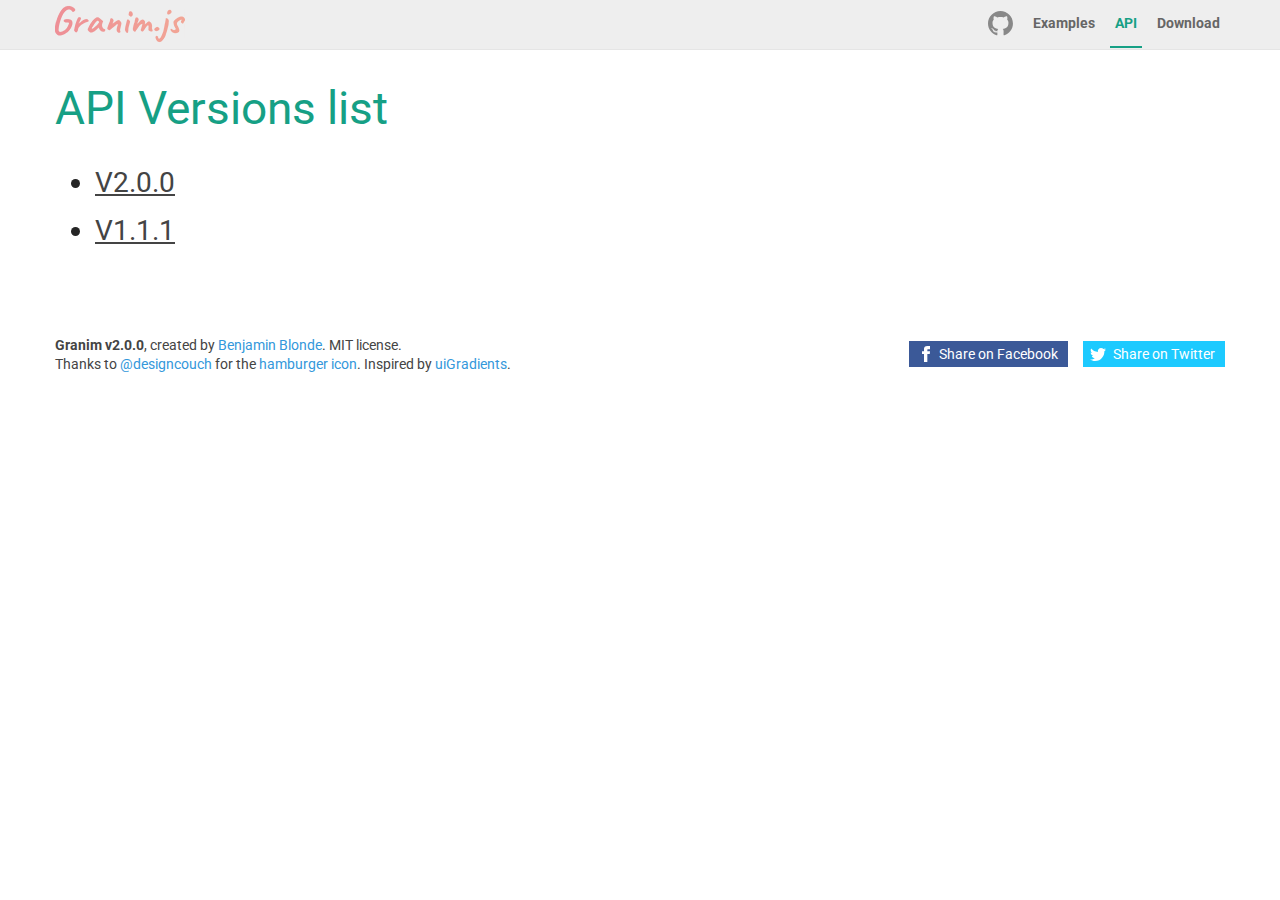
<file: site_4/granim.js-2.0.0/docs/api.html>
<!DOCTYPE html><html lang="en"><head><title>API | Granim.js</title><meta name="description" content="API for granim.js. Gradients animations in javascript."><meta charset="UTF-8"><meta name="viewport" content="user-scalable=no, width=device-width, initial-scale=1, maximum-scale=1"><link type="text/css" rel="stylesheet" href="assets/css/style.css"><link type="text/css" rel="stylesheet" href="https://fonts.googleapis.com/css?family=Roboto:400,400italic,700"><link rel="icon" href="favicon.ico" type="image/x-icon"><!-- Facebook Metas--><meta property="og:url" content="http://sarcadass.github.io/granim.js"><meta property="og:type" content="website"><meta property="og:title" content="Granim.js"><meta property="og:description" content="Create fluid and interactive gradients animations with this small (&lt; 17kB) .js library"><meta property="og:image" content="http://sarcadass.github.io/granim.js/assets/img/social-image.png"><!-- Twitter Metas--><meta property="twitter:card" content="summary_large_image"><meta property="twitter:creator" content="@Sarcadass"><meta property="twitter:title" content="Granim.js"><meta property="twitter:description" content="Create fluid and interactive gradients animations with this small (&lt; 17kB) .js library"><meta property="twitter:image" content="http://sarcadass.github.io/granim.js/assets/img/social-image.png"><meta property="twitter:image:width" content="1200"><meta property="twitter:image:height" content="630"><link type="text/css" rel="stylesheet" href="assets/css/prism.css"></head><body class="api"><header class="main-header"><div class="container clearfix"><div class="bloc-logo"><canvas id="logo-canvas"></canvas><a class="logo-mask" href="index.html">Granim.js</a></div><div class="main-nav"><div class="hamburger-icon"><span></span><span></span><span></span><span></span><span></span><span></span></div><nav><ul class="clearfix"><li><a class="text-link" href="https://github.com/sarcadass/granim.js/releases" target="_blank" rel="external">Download</a></li><li><a class="text-link" id="nav-api" href="api-v2.0.0.html">API</a></li><li><a class="text-link" id="nav-examples" href="examples.html">Examples</a></li><li><a class="github" href="https://github.com/sarcadass/granim.js" target="_blank" title="Github" rel="external"><svg xmlns="http://www.w3.org/2000/svg" viewBox="0 0 25 25">
    <g>
        <path fill-rule="evenodd" clip-rule="evenodd" fill="#221E1B" d="M12.476,0C5.587,0,0,5.586,0,12.476
		c0,5.512,3.575,10.189,8.533,11.842c0.623,0.113,0.853-0.271,0.853-0.604c0-0.296-0.011-1.279-0.017-2.32
		c-3.471,0.754-4.203-1.473-4.203-1.473c-0.568-1.444-1.386-1.827-1.386-1.827c-1.132-0.772,0.085-0.758,0.085-0.758
		c1.253,0.088,1.913,1.286,1.913,1.286c1.113,1.908,2.919,1.356,3.631,1.039c0.112-0.81,0.435-1.358,0.791-1.67
		c-2.771-0.315-5.684-1.385-5.684-6.167c0-1.362,0.487-2.475,1.286-3.349c-0.13-0.314-0.558-1.582,0.121-3.301
		c0,0,1.047-0.336,3.432,1.278c0.995-0.276,2.062-0.415,3.122-0.419c1.061,0.004,2.129,0.143,3.125,0.419
		c2.384-1.614,3.43-1.278,3.43-1.278c0.68,1.719,0.25,2.987,0.122,3.301c0.801,0.874,1.283,1.986,1.283,3.349
		c0,4.792-2.918,5.847-5.696,6.157c0.447,0.385,0.847,1.146,0.847,2.309c0,1.671-0.015,3.015-0.015,3.424
		c0,0.333,0.224,0.723,0.855,0.602c4.957-1.652,8.526-6.329,8.526-11.84C24.953,5.586,19.365,0,12.476,0z"/>
        <path fill="#221E1B" d="M4.726,17.914c-0.028,0.062-0.124,0.081-0.213,0.037c-0.091-0.04-0.142-0.124-0.113-0.188
		c0.028-0.063,0.125-0.082,0.214-0.038C4.705,17.766,4.757,17.852,4.726,17.914L4.726,17.914z M4.572,17.8"/>
        <path fill="#221E1B" d="M5.231,18.477c-0.059,0.057-0.176,0.031-0.255-0.058c-0.081-0.086-0.096-0.202-0.036-0.256
		c0.061-0.058,0.173-0.033,0.256,0.055C5.277,18.306,5.293,18.421,5.231,18.477L5.231,18.477z M5.112,18.351"/>
        <path fill="#221E1B" d="M5.723,19.195c-0.076,0.055-0.201,0.003-0.278-0.105c-0.077-0.112-0.077-0.245,0.001-0.298
		c0.078-0.055,0.201-0.006,0.279,0.103C5.801,19.009,5.801,19.142,5.723,19.195L5.723,19.195z M5.723,19.195"/>
        <path fill="#221E1B" d="M6.397,19.892c-0.069,0.074-0.214,0.055-0.321-0.049c-0.108-0.102-0.14-0.245-0.072-0.319
		c0.07-0.076,0.216-0.054,0.324,0.048C6.437,19.673,6.469,19.815,6.397,19.892L6.397,19.892z M6.397,19.892"/>
        <path fill="#221E1B" d="M7.328,20.294c-0.031,0.097-0.171,0.141-0.313,0.101c-0.141-0.043-0.233-0.158-0.205-0.256
		c0.029-0.099,0.171-0.146,0.313-0.101C7.263,20.08,7.355,20.194,7.328,20.294L7.328,20.294z M7.328,20.294"/>
        <path fill="#221E1B" d="M8.347,20.368c0.004,0.102-0.116,0.188-0.264,0.189c-0.149,0.005-0.271-0.079-0.272-0.181
		c0-0.104,0.117-0.188,0.267-0.19C8.226,20.185,8.347,20.266,8.347,20.368L8.347,20.368z M8.347,20.368"/>
        <path fill="#221E1B" d="M9.297,20.206c0.018,0.1-0.084,0.203-0.232,0.231c-0.145,0.025-0.279-0.036-0.297-0.135
		C8.749,20.2,8.856,20.097,8.999,20.07C9.147,20.044,9.279,20.104,9.297,20.206L9.297,20.206z M9.297,20.206"/>
    </g>
</svg>
</a></li></ul></nav></div></div></header><div class="main-content"><div class="container bloc"><h1>API Versions list</h1><ul class="api-versions-list"><li><a href="api-v2.0.0.html">V2.0.0</a></li><li><a href="api-v1.1.1.html">V1.1.1</a></li></ul></div><div class="footer container bloc clearfix"><p><strong>Granim v<span>2.0.0</span></strong>, created by <a href="https://twitter.com/Sarcadass" target="_blank">Benjamin Blonde</a>.
MIT license.<br>
Thanks to <a href="https://twitter.com/designcouch" target="_blank">@designcouch</a>
for the <a href="https://codepen.io/designcouch/pen/Atyop" target="_blank">hamburger icon</a>.
Inspired by <a href="http://uigradients.com/" target="_blank">uiGradients</a>.</p><div class="bloc-social"><a class="cta-social cta-facebook" href="http://www.facebook.com/sharer.php?u=http://sarcadass.github.io/granim.js" target="_blank"><svg version="1.1" xmlns="http://www.w3.org/2000/svg" x="0px" y="0px" width="16px" height="16px" viewBox="0 0 16 16" enable-background="new 0 0 16 16" xml:space="preserve">
<path d="M8,5.333H6V8h2v8h3.334V8h2.428L14,5.333h-2.666V4.222c0-0.637,0.127-0.889,0.742-0.889H14V0h-2.539
	C9.064,0,8,1.055,8,3.077V5.333z"/>
</svg>
Share on Facebook</a><a class="cta-social cta-twitter" href="https://twitter.com/share?text=Create%20fluid%20and%20interactive%20gradients%20animations%20with%20this%20small%20%28&lt;%2010kB%29%20.js%20library&amp;via=Sarcadass&amp;url=http%3A%2F%2Fsarcadass.github.io%2Fgranim.js" target="_blank"><svg version="1.1" xmlns="http://www.w3.org/2000/svg"x="0px" y="0px" width="16px" height="16px" viewBox="0 0 16 16" enable-background="new 0 0 16 16" xml:space="preserve">
<path d="M16,3.538c-0.588,0.261-1.221,0.437-1.885,0.516c0.677-0.406,1.198-1.049,1.442-1.816c-0.634,0.376-1.337,0.65-2.084,0.797
	c-0.599-0.638-1.452-1.037-2.396-1.037c-2.119,0-3.676,1.977-3.198,4.03c-2.727-0.137-5.146-1.444-6.765-3.43
	c-0.86,1.475-0.446,3.405,1.016,4.383C1.592,6.964,1.085,6.817,0.644,6.571C0.607,8.092,1.698,9.514,3.276,9.83
	C2.814,9.956,2.308,9.985,1.793,9.887C2.21,11.19,3.422,12.14,4.86,12.166c-1.38,1.082-3.119,1.565-4.86,1.36
	C1.453,14.458,3.179,15,5.032,15c6.094,0,9.539-5.146,9.33-9.763C15.003,4.774,15.561,4.195,16,3.538z"/>
</svg>
Share on Twitter</a></div></div></div><script src="assets/js/vendor/jquery-3.1.0.min.js"></script><script src="assets/js/vendor/granim.min.js"></script><script src="assets/js/vendor/prism.js"></script><script type="text/javascript">var pageId = 'api';</script><script src="assets/js/script.js"></script><script type="text/javascript">(function(i, s, o, g, r, a, m) {
  i['GoogleAnalyticsObject'] = r;
  i[r] = i[r] || function() {
    (i[r].q = i[r].q || []).push(arguments)
  }, i[r].l = 1 * new Date();
  a = s.createElement(o),
  m = s.getElementsByTagName(o)[0];
  a.async = 1;
  a.src = g;
  m.parentNode.insertBefore(a, m)
})(window, document, 'script', 'https://www.google-analytics.com/analytics.js', 'ga');
ga('create', 'UA-83387901-1', 'auto');
ga('send', 'pageview');</script></body></html>
</file>
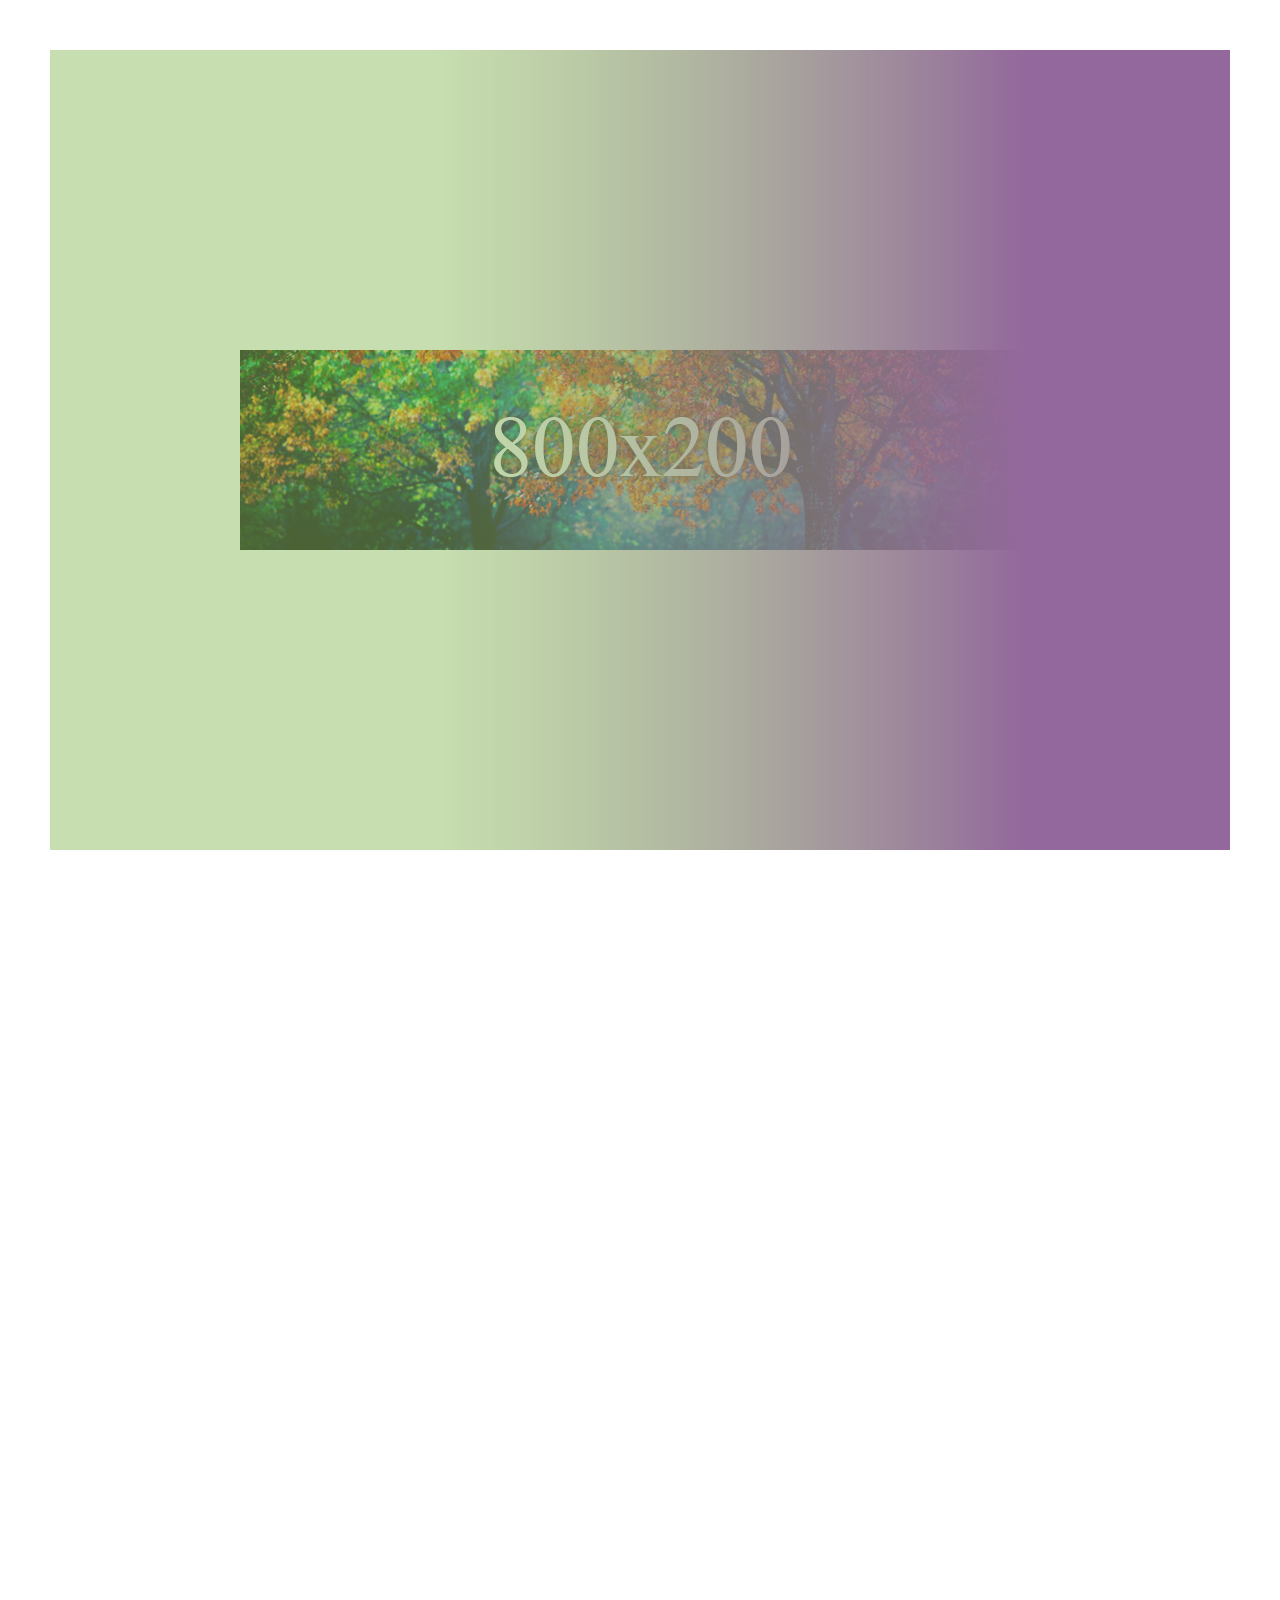
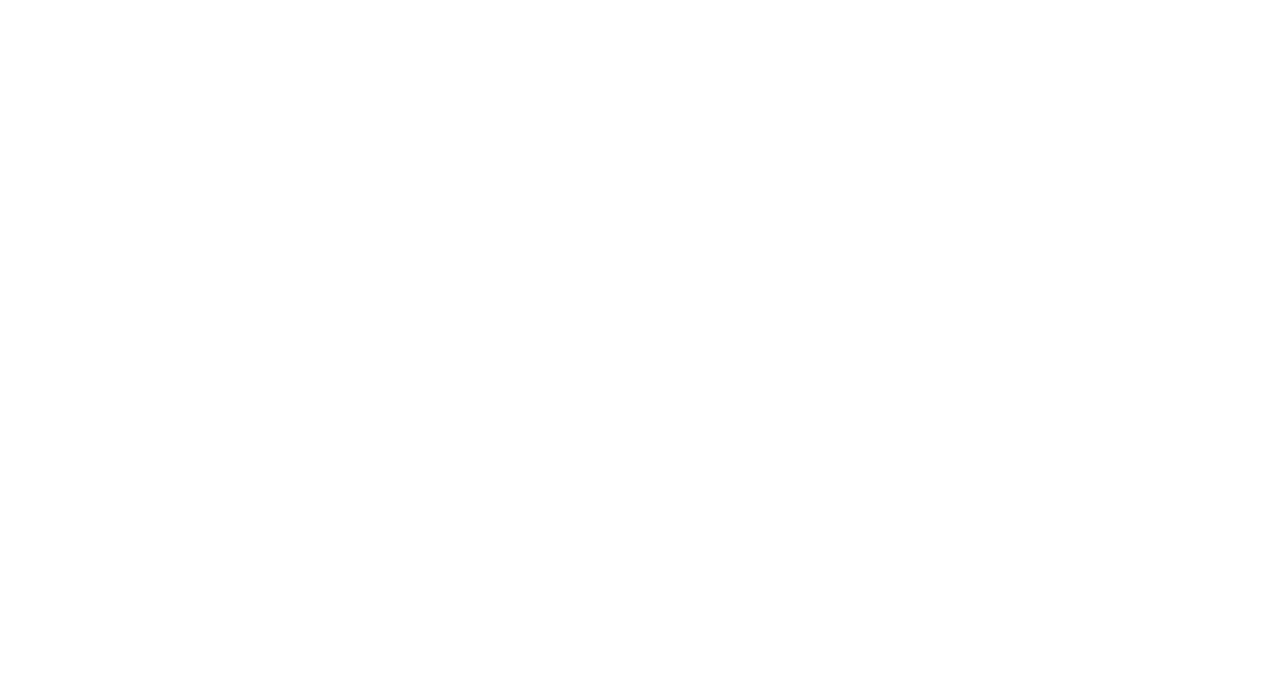
<file: site_4/granim.js-2.0.0/test/manual-test.html>
<!DOCTYPE html>
<html lang="en">
<head>
	<meta charset="UTF-8">
	<title>Manual test - Granim</title>
	<style>
		body {
			height: 250vh;
			margin: 0;
		}
		#granim-canvas {
			display: block;
			width: calc(100% - 100px);
			min-width: 200px;
			height: calc(100vh - 100px);
			min-height: 100px;
			margin: 50px;
		}
	</style>
</head>
<body>
	<canvas id="granim-canvas"></canvas>
	<script src="../dist/granim.js"></script>
	<script>
		var granimInstance = new Granim({
			element: '#granim-canvas',
			direction: 'left-right',
			customDirection: {
				x0: '50px',
				y0: '00',
				x1: '0',
				y1: '0'
			},
			isPausedWhenNotInView: true,
			scrollDebounceThreshold: 300,
			image: {
				source: 'img/800x200.jpg',
				position: ['center', 'center'],
				stretchMode: ['none', 'stretch-if-bigger'],
				// blendingMode: 'multiply'
			},
			states : {
				"default-state": {
					gradients: [
						[
							{ color: 'rgba(255, 153, 102, .33)', pos: .5 },
							{ color: '#ff5e62', pos: 1 }
						], [
							{ color: 'hsla(144, 100%, 47%, .75)', pos: .1 },
							{ color: 'hsl(210, 96%, 46%)', pos: .6 }
						],
					],
					transitionSpeed: 1000
				},
				
				"default-state2": {
					gradients: [
						[{ color: '#7ffc25', pos: .5 }, { color: 'hsla(144, 100%, 47%, .75)', pos: .8 }],
						[{ color: '#AA076B', pos: .1 }, { color: '#7ffc25', pos: .3 }]
					],
					transitionSpeed: 1000
				}
			}
		});

		setTimeout(function() {
			granimInstance.changeState('default-state2');
			console.log('State Changed');
			
		}, 2000);
	</script>
</body>
</html>
</file>
<file: site_3/style.css>
@import url('https://fonts.googleapis.com/css2?family=Raleway+Dots&display=swap');
@import url('https://fonts.googleapis.com/css2?family=Raleway&display=swap');
@import url('https://fonts.googleapis.com/css2?family=Montserrat:wght@300&display=swap');
@import url('https://fonts.googleapis.com/css2?family=Montserrat:ital,wght@0,100;0,200;0,300;0,400;0,500;0,600;0,700;0,800;0,900;1,100;1,200;1,300;1,400;1,500;1,600;1,700;1,800;1,900&display=swap');
@import url('https://fonts.googleapis.com/css2?family=Geo&family=Raleway:wght@600&display=swap');

.header {
	height: 800px;
	width: 100%;
	min-width: 1170px;
	margin: 0 auto;
	background-image: url("img/fon.jpg");
	background-repeat: no-repeat;
	background-size: cover;
}
.header .banner {
	height: 800px;
	background-color: rgb(0,0,0,.7);
}

.header  .nav {
    max-width: 1170px;	
    margin: 0 auto;
}
.header .banner .nav .logo {
	display: inline-block;
	font-family: 'Raleway';
	font-size: 34px;
	color: #fff;
	top: 55px;
}
.header .banner .nav img {
	position: relative;
	top: 20px;
}
.header .banner .nav .NavBar {
	position: relative;
	float: right;
	top: 35px;
}
.header .banner .nav .NavBar li {
	position: relative;
	float: left;
	padding-right: 30px;

}
.header .banner .nav .NavBar li:nth-child(9) {
	padding-right: 0px;
}

.header .banner .nav .NavBar li:nth-child(10) {
	padding: 0;
	margin-left: 28px; 
}
.header .banner .nav .NavBar li a {
	color: #fff;
	text-decoration: none;
	text-transform: capitalize;
	font-size: 14px;
	font-family: 'Montserrat', sans-serif;
	transition: 0.3s ease;
}
.header .banner .nav .NavBar li a:hover {
	color: #c7b299;
}
.header .banner .nav .NavBar .flaticon-shopping-bag, .flaticon-magnifying-glass {
	color: #fff;
    transition: 0.3s ease;
} 
.header .banner .nav .NavBar .flaticon-shopping-bag:hover, .flaticon-magnifying-glass:hover {
	color: #c7b299;
} 
.header .banner .banner-text {
	display: block;
	width: 635px;
	margin: 0 auto;
	margin-top: 200px;
	/*outline: 1px solid aqua;*/
}
.header .banner .banner-text-1 {
	color: #fff;
	font-family: 'Montserrat', sans-serif;
	font-weight: medium;
	font-size: 36px;
	text-align: center;
	padding-bottom: 15px;
}
.header .banner .banner-text-2 {
	color: #fff;
	font-family: 'Montserrat', sans-serif;
	font-weight: bold;
	font-size: 52px;
	text-align: center;
}
.header .banner .banner-text-3 {
	color: #fff;
	font-family: 'Montserrat', sans-serif;
	font-weight:  300;
	font-size: 16px;
	text-align: center;
	/*outline: 1px solid aqua;*/
	padding: 29px 20px 0;

}
.header .banner .banner-text .banner-link {
	display: block;
	width: 170px;
	height: 50px;
	margin: 0 auto;
	margin-top: 52px;
}
.header .banner .banner-text  .banner-link a {
	display: block;
	width: 170px;
	padding: 20px 0 20px 0;
	font-family: 'Raleway';
	font-size: 14px;
	font-weight: 200;
	text-align: center;
	color: #fff;
	background-color: #998675;
	border-radius: 4px;
	border-bottom: 4px solid #736357;
	text-decoration: none;
	cursor: pointer;

}
.header .banner .banner-text .banner-link a:active {
	border-bottom: 0px;
	margin-top: 56px;
	transition: border-bottom 0.5s;
}
.spisok {
	display: block;
	max-width: 1186px;
	height: 300px;
	margin-top: 80px; 
	margin: 0 auto;
}
.spisok .spisok-panel {
	display: flex;
	color: #555555;
	margin-top: 80px;
	cursor: default;
}
.spisok .spisok-panel .spisok-blok-icon {
	position: relative;
	text-align: center;
}
.spisok .spisok-panel span:before {
	display: inline-block;
	font-size: 44px;
	padding-bottom: 20px;
}
.spisok .spisok-panel h1 {
	position: relative;
	font-family: 'Raleway';
	font-size: 22px;
	text-align: center;
	padding-bottom: 19px;
}
.spisok .spisok-panel p {
	position: relative;
	font-size: 14px;
	font-family: 'Montserrat', sans-serif;
	font-weight: 300;
	text-align: center;
	line-height: 20px;
}
.spisok .spisok-panel .spisok-blok-1:hover  h1 {
	color: #c7b299;
	transition: 0.3s ease;
}
.spisok .spisok-panel .spisok-blok-1:hover .flaticon-edit {
	color: #c7b299;
	transition: 0.3s ease;
	
}
.spisok .spisok-panel .spisok-blok-1:hover .spisok-blok-line {
	background: #c7b299;
	transition: 0.3s ease;
}
.spisok .spisok-panel .spisok-blok-2:hover  h1 {
	color: #c7b299;
	transition: 0.3s ease;
}
.spisok .spisok-panel .spisok-blok-2:hover .flaticon-monitor {
	color: #c7b299;
	transition: 0.3s ease;
}
.spisok .spisok-panel .spisok-blok-2:hover .spisok-blok-line {
	background: #c7b299;
	transition: 0.3s ease;
}
.spisok .spisok-panel .spisok-blok-3:hover  h1 {
	color: #c7b299;
	transition: 0.3s ease;
}
.spisok .spisok-panel .spisok-blok-3:hover .flaticon-settings {
	color: #c7b299;
	transition: 0.3s ease;
}
.spisok .spisok-panel .spisok-blok-3:hover .spisok-blok-line {
	background: #c7b299;
	transition: 0.3s ease;
}
.spisok .spisok-panel .spisok-blok-4:hover  h1 {
	color: #c7b299;
	transition: 0.3s ease;
}
.spisok .spisok-panel .spisok-blok-4:hover .flaticon-pie-chart {
	color: #c7b299;
	transition: 0.3s ease;
}
.spisok .spisok-panel .spisok-blok-4:hover .spisok-blok-line {
	background: #c7b299;
	transition: 0.3s ease;
}
.spisok .spisok-panel .spisok-blok-line {
	display: block;
	margin: 0 auto;
	margin-top: 30px;
	width: 70px;
	height: 3px;
	background: #f1eee9;
}
.site-foto {
	display: block;
	height: 711px;
	background: #fbfaf8;
}
.site-foto h1 {
	position: relative;
	font-family: 'Raleway';
	font-size: 30px;
	text-align: center;
	color: #555555;
	top: 83px;
}
.site-foto p {
	position: relative;
	width: 753px;
	margin: 0 auto;
	color: #8c8c8c;
	font-family: 'Montserrat', sans-serif;
	font-size: 16px;
	font-weight: 300;
	text-align: center;
	top: 135px;
}

.site-foto .browser-foto {
	position: relative;
	width: 1330px;
	height: 650px;
	margin: 0 auto;
}

.site-foto .browser-foto .browser-left {
	position: absolute;
	bottom: 0;
}
.site-foto .browser-foto .browser-center {
	position: absolute;
	bottom: 0;
	left: 250px;
	z-index: 2;
}
.site-foto .browser-foto .browser-right {
	position: absolute;
	bottom: 0;
	right: 0;
	z-index: 1;
}  
.mini-panel {
	display: block;
	width: 100%;
	height: 150px;
	background: #2a201c;
	background: linear-gradient(to right, #2a201c, #4e3427);
}
.mini-panel .mini-panel-text {
	display: block;
	width: 1170px;
	margin: 0 auto;
	padding-top: 40px;
}
.mini-panel h1 {
	font-family: 'Raleway';
	font-size: 28px;
	color: #fff;
	margin-bottom: 9px;
}
.mini-panel h1 .col {
	color: #c7b299;
}
.mini-panel p {
	color: #615855;
	font-family: 'Montserrat', sans-serif;
	font-size: 18px;
	font-weight: 300;
}
.mini-panel .mini-panel-link {
	display: block;
	float: right;
}
.mini-panel .mini-panel-link a {
	display: block;
	width: 170px;
	padding: 20px 0 20px 0;
	font-family: 'Raleway';
	font-size: 14px;
	font-weight: 200;
	text-align: center;
	color: #fff;
	background-color: #998675;
	border-radius: 4px;
	border-bottom: 4px solid #736357;
	text-decoration: none;
	cursor: pointer;
}
.mini-panel .mini-panel-link a:active {
	border-bottom: none;
	margin-top: 4px;
	transition: border-bottom 0.5s;
}
.foto-blok {
	display: block;
	width: 1170px;
	height: 1162px;
	margin: 0 auto;
}
.foto-blok .foto-blok-2 {
	display: block;
	width: 100%;
	margin: 0 auto;
}
.foto-blok .foto-blok-2 h1 {
	font-family: 'Raleway', sans-serif;
	font-weight: 600;
	font-size: 30px;
	color: #555555;
	text-align: center;
	margin: 82px 0 24px 0;
}
.foto-blok .foto-blok-2 p {
	font-family: 'Montserrat', sans-serif;
	font-size: 16px;
	font-weight: 300;
	text-align: center;
	width: 753px;
	margin: 0 auto;
}
.foto-blok .spisok-bar {
	display: block;
	width: 665px;
	margin: 0 auto;
	margin-top: 40px;
}
.foto-blok .spisok-bar ol {
	display: block;
	position: relative;
	float: left;
	color: #8c8c8c;
	border: 1px solid #ebebeb;
	border-radius: 3px;
	padding: 10px 23px 10px 23px;
	margin-left: 10px;
	cursor: pointer;
	font-size: 14px;
	font-family: 'Montserrat', sans-serif;
}
.foto-blok .spisok-bar ol:hover {
	background: #998675;
	color: #ffffff;
	transition: 0.3s ease;
}
.foto-blok .foto-banner {
	display: inline-flex;
	width: 100%;
	margin: 0 auto;
	flex-wrap: wrap;
}
.foto-blok .foto-banner .foto-ban {
	width: 370px;
	height: 360px;
	margin-top: 40px;
	margin-right: 20px;
}
.foto-blok .foto-banner .foto-ban:nth-child(3n+3)  {
	margin-right: 0px; 
}
.foto-blok .foto-banner .foto-ban:hover .foto-info {
	background: #362f2d;
	transition: 0.5s ease;
}
.foto-blok .foto-banner .foto-ban:hover .img_cover .black {
	opacity: 1;
	transition: 0.5s ease;
}
.foto-blok .foto-banner .foto-ban:hover .foto-info:before {
	border-left: 15px solid transparent;
    border-right: 15px solid transparent;
    border-bottom: 15px solid #362f2d;
    transition: 0.5s ease;
}
.foto-blok .foto-banner .foto-ban:hover .foto-info h1 {
	color: #fff;
	transition: color 0.5s ease;
}
.foto-blok .foto-banner .foto-ban:hover .foto-info p {
	color: #c7b299;
	transition: color 0.5s ease;
}
.foto-blok .foto-banner .foto-ban .banner-img {
	position: relative;
	width: 370px;
	height: 245px;
	background: #000;
	overflow: hidden;
}

.foto-blok .foto-banner .foto-ban .img_cover .black {
	position: absolute;
	top: 0;
	left: 0;
	right: 0;
	bottom: 0;
	background: rgba(0,0,0,.5);
	opacity: 0;
}
.foto-blok .foto-banner .foto-ban .img_cover .black .icon-link{
	display: block;
	width: 95px;
	margin: 0 auto;
	margin-top: 33%;	
}
.foto-blok .foto-banner .foto-ban .img_cover .black .icon-link i:nth-child(1) {
	margin-right: 28px;
}
.foto-blok .foto-banner .foto-ban .img_cover .black .icon-link .icon:before {
    font-size: 30px;
}
.foto-blok .foto-banner .foto-ban .img_cover .black .icon-link .flaticon-link {
	color: #fff;
}
.foto-blok .foto-banner .foto-ban .img_cover .black .icon-link .flaticon-link:hover {
	color: #c7b299;
	transition: 0.3s ease;
}

.foto-blok .foto-banner .foto-ban img {	
    display: block;
    max-width: 100%;
    max-height: 150%;
    margin: 0 auto;
}
.foto-blok .foto-banner .foto-info {
	display: block;
	width: 100%;
	height: 115px;
	background: #fbfaf8;
}
.foto-blok .foto-banner .foto-info:before {
	position: absolute;
	content: '';
	width: 0;
	height: 0;
	border-left: 15px solid transparent;
    border-right: 15px solid transparent;
    border-bottom: 15px solid #fbfaf8;
    margin-top: -15px;
    margin-left: 20px;
}
.foto-blok .foto-banner .foto-info h1 {
	display: inline-block;
	font-family: 'Raleway';
	font-size: 20px;
	color: #c7b299;
	margin: 30px 0 14px 30px; 
}
.foto-blok .foto-banner .foto-info p {
	font-family: 'Montserrat', sans-serif;
	font-size: 14px;
	color: #d1d1d1;
	margin-left: 30px; 
}
.foto-blok .foto-banner-link {
	display: block;
	width: 170px;
	height: 50px;
	margin: 0 auto;
	margin-top: 40px;
}
.foto-blok .foto-banner-link a {
	display: block;
	width: 170px;
	padding: 20px 0 20px 0;
	font-family: 'Raleway';
	font-size: 14px;
	font-weight: 200;
	text-align: center;
	color: #fff;
	background-color: #998675;
	border-radius: 4px;
	border-bottom: 4px solid #736357;
	text-decoration: none;
	cursor: pointer;
}
.foto-blok .foto-banner-link a:active {
	border-bottom: none;
	margin-top: 44px;
	transition: border-bottom 0.5s;
}
.video-bar {
	display: block;
	position: relative;
	width: 100%;
	height: 705px;
	background: url(img/photo_video.jpg) no-repeat;
	background-size: cover;
}
.video-bar .black-fon {
	position: absolute;
	top: 0;
	left: 0;
	right: 0;
	bottom: 0;
	background: rgba(0,0,0,.5);
}
.video-bar .video-bar-content {
	display: block;
	width: 600px;
	margin: 0 auto;
}
.video-bar .video-bar-content .imge {
	display: block;
	text-align: center;
	margin-top: 205px;
}
.video-bar .video-bar-content h1 {
	font-family: 'Raleway';
	font-size: 30px;
	font-weight: normal;
	color: #fff;
	text-align: center;
	line-height: 2;
}
.video-bar .video-bar-content p {
	font-family: 'Montserrat', sans-serif;
	font-size: 16px;
	color: #fff;
	text-align: center;
	line-height: 2;
}
.video-bar .video-bar-content .time {
	color: #c7b299;
	text-align: center;
	margin-top: 30px;
}
.mobil-panel {
	display: block;
	width: 100%;
	height: 695px;
}

.mobil-panel .mobil-blok-panel {
	display: block;
	width: 1109px;
	margin: 0 auto;
}
.mobil-panel .mobil-blok-panel .iphone-icon {
	height: 695px;
	position: relative;
	/*outline: 1px solid #000;*/
}
.mobil-panel .mobil-blok-panel  img {
	position: absolute;
	float: left;
	bottom: 0;
}
.mobil-panel .text-panel {
	display: inline-block;
	width: 657px;
	float: right;
}
.mobil-panel .text-panel h1 {
	font-family: 'Raleway';
	font-size: 30px;
	font-weight: normal;
	color: #555555;
	line-height: 2;
	margin-top: 195px;
}
.mobil-panel .text-panel p {
	font-family: 'Montserrat', sans-serif;
	font-size: 16px;
	color: #8c8c8c;
	line-height: 2;
	width: 680px;
	margin-top: 40px;
}
.mobil-panel .text-panel ul {
	font-family: 'Montserrat', sans-serif;
	font-size: 16px;
	color: #8c8c8c;
	line-height: 2;
	margin: 45px 0 0 70px;
	list-style: #52c533;
	list-style-image: url(img/icon-strelka.png);
}
.mobil-panel .text-panel li {
	padding-left: 31px; 
}
.statistika {
	display: block;
	height: 300px;
	background: linear-gradient(to right, #2a201c, #4e3427);
}
.statistika .statistika-panel {
	display: block;
	width: 920px;
	margin: 0 auto;
}
.statistika .statistika-panel .scet-panel {
	display: block;
	position: relative;
	float: left;
	width: 140px;
	margin: 70px 40px 0 0;
}
.statistika .statistika-panel .scet-panel .icon-con {
	text-align: center;
}
.statistika .statistika-panel .scet-panel .scet {
	font-family: 'Montserrat', sans-serif;
	font-size: 48px;
	font-weight: lighter;
	color: #fff;
	text-align: center;
	margin: 20px 0 15px 0;

}
.statistika .statistika-panel .scet-panel .scet-text {
	font-family: 'Montserrat', sans-serif;
	font-size: 14px;
	text-transform: uppercase;
	text-align: center;
	color: #c7b299;
}
.statistika .statistika-panel .scet-panel .line {
	display: block;
	width: 30px;
	height: 1px;
	background: #fff;
	margin: 0 auto;
	margin-top: 30px;
}
.post {
	display: block;
	height: 753px;
}
.post .post-title {
	font-family: 'Raleway';
	font-weight: 600;
	font-size: 30px;
	text-align: center;
	color: #555555;
	margin-top: 82px;
}
.post .post-text {
	font-family: 'Montserrat', sans-serif;
	font-size: 16px;
	text-align: center;
	line-height: 2;
	color: #8c8c8c;
	width: 780px;
	margin: 0 auto;
	margin-top: 30px;
}
.post .post-menu {
	display: flex;
	width: 1170px;
	margin: 0 auto;
	margin-top: 40px;
}
.post .post-panel {
	display: block;
	width: 370px;
	height: 395px;
	margin-right: 30px; 
}
.post .post-panel:nth-child(3) {
	margin-right: 0px; 
}
.post .post-panel .post-panel-image {
	display: block;
	position: relative;
	width: 370px;
	height: 220px;
}
.post .post-panel .post-panel-image:before {
	content: ' ';
	position: absolute;
	top: 0;
	left: 0;
	right: 0;
	bottom: 0;
	background: rgba(0,0,0,.5);
	opacity: 0;
}
.post .post-panel:hover .post-panel-image:before {
	opacity: 1;
	transition: 0.3s ease;
}
.post .post-panel .post-panel-image .data-time {
	position: absolute;
	top: 20px;
	left: 20px;
	width: 50px;
	height: 60px;
}
.post .post-panel .post-panel-image .data-time .day {
	display: block;
	width: 50px;
	height: 35px;
	background: #363636;
	text-align: center;
	border-radius: 3px 3px 0 0;
	color: #fff;
	font-family: 'Montserrat', sans-serif;
	font-size: 24px;
}
.post .post-panel .post-panel-image .data-time .day p {
	padding-top: 5px;
}
.post .post-panel .post-panel-image .data-time .data {
	width: 50px;
	height: 25px;
	background: #252525;
	text-align: center;
	border-radius: 0 0 3px 3px; 
	color: #fff;
	font-family: 'Montserrat', sans-serif;
	font-size: 12px;
	
}
.post .post-panel .post-panel-image .data-time .data p {
	padding-top: 5px;
}
.post .post-panel:hover .post-panel-image .data-time .day {
	background: #c7b299;
	transition: 0.3s ease;
}
.post .post-panel:hover .post-panel-image .data-time .data {
	background: #a48d72;
	transition: 0.3s ease;
}
.post .post-panel .post-panel-image img {
	width: 370px;
	height: 220px;
}
.post .post-panel .post-panel-text {
	display: block;
	width: 368px;
	height: 175px;
	border-top: 0px solid transparent;
    border-right: 1px solid #f8f8f8;
    border-bottom: 1px solid #f8f8f8;
    border-left: 1px solid #f8f8f8;
}
.post .post-panel .post-panel-text .post-panel-info {
	width: 310px;
	margin: 0 auto;
}
.post .post-panel .post-panel-text h1 {
	font-family: 'Raleway';
	font-weight: 500;
	font-size: 20px;
	color: #555555;
	padding-top: 30px;
}
.post .post-panel .post-panel-text p {
	font-family: 'Montserrat', sans-serif;
	font-weight: 300;
	font-size: 14px;
	color: #8c8c8c;
	padding-top: 20px;
	line-height: 1.6;
}
.post .post-panel .post-panel-text a {
	font-family: 'Montserrat', sans-serif;
	font-weight: 300;
	font-size: 14px;
	color: #c7b299;
	margin-top: 28px;
	text-decoration: none;
}
.post .post-panel .post-panel-text a:after {
	content: ' ';
	position: absolute;
	width: 0;
    height: 0;
	border-top: 4px solid transparent;
	border-bottom: 4px solid transparent;
	border-left: 8px solid #c7b299;
	margin-left: 9px; 
	margin-top: 7px;
}
.post .post-panel:hover .post-panel-text {
	background: #362f2d;
	transition: 0.3s ease;
}
.post .post-panel:hover .post-panel-text h1 {
	color: #c0ab93;
	transition: 0.3s ease;
}
.post .post-panel:hover .post-panel-text p {
	color: #fff;
	transition: 0.3s ease;
}
.stiker {
	width: 100%;
	height: 489px;
	margin: 0 auto;
	background: url(img/stik-fon.jpg);
	background-repeat: no-repeat;
	background-size: cover;
	background-position: 50% 80%;
	position: relative;
}
.stiker .stiker-fon {
	position: absolute;
	top: 0;
	left: 0;
	right: 0;
	bottom: 0;
	background: rgba(0,0,0,.5);
}
.stiker .stiker-fon .stik-logo {
	display: block;
	width: 1110px;
	margin: 0 auto;
	margin-top: 140px;
}
.stiker .stiker-fon .stik-logo img {
	margin-right: 86px;
}
.stiker .stiker-fon .stik-logo img:nth-child(4) {
	margin-right: 0px; 
}
.footer {
	display: block;
	height: 508px;
	background: #191919;
}
.footer .footer-content {
	display: flex;
	width: 1170px;
	margin: 0 auto;
	padding-top: 107px;
}
.footer .footer-content h1 {
	font-family: 'Raleway';
	font-size: 24px;
	font-weight: bold;
	color: #fff;
	margin-bottom: 30px;
}
.footer .footer-content p {
	font-family: 'Montserrat', sans-serif;
	font-size: 14px;
	color: #555555;
	line-height: 1.5;
}
.footer .footer-content time {
	display: block;
	color: #363636;
}
.footer .footer-content .post-text:hover p {
	color: #c7b299;
	transition: 0.5s ease;
}
.footer .footer-content .post-text:hover time {
	color: #fff;
	transition: 0.5s ease;
}
.footer .footer-content .logo-div {
	width: 270px;
	margin-right: 44px;
}
.footer .footer-content .logo-div .footer-logo {
	display: inline-flex;
}
.footer .footer-content .logo-div .footer-logo img {
	position: relative;
	top: -27px;
}
.footer .footer-content .logo-div .footer-logo h1 {
	float: right;
	font-family: 'Raleway';
	font-size: 34px;
	color: #fff;
	position: relative;
	top: -13px;

}
.footer .footer-content .logo-div a {
	display: block;
	color: #d1d1d1;
	text-decoration: none;
	margin-top: 24px;
}
.footer .footer-content .logo-div a:after {
	content: ' ';
	position: absolute;
	width: 0;
    height: 0;
	border-top: 4px solid transparent;
	border-bottom: 4px solid transparent;
	border-left: 8px solid #c7b299;
	margin-left: 10px; 
	margin-top: 5px;
}
.footer .footer-content .footer-post {
	width: 270px;
	margin-right: 30px;
	cursor: pointer;
}
.footer .footer-content .footer-post .post-time{
	margin-bottom: 11px;
}
.footer .footer-content .footer-post-line{
	display: block;
	position: relative;
	width: 100%;
	height: 1px;
	background: #252525;
	margin: 20px 0 20px 0;
}
.footer .footer-content .twitter {
	width: 270px;
	margin-right: 30px;
	cursor: pointer;
}
.footer .footer-content .twitter p {
	margin-bottom: 10px;
}
.footer .footer-content .twitter i {
	color: #00bff3;
	cursor: pointer;
}
.footer .footer-content .dribbble {
	display: block;
	width: 300px;
	cursor: pointer;
}

.footer .footer-content .dribbble .drib-img img {
	width: 130px;
	height: 98px;
	padding: 5px;
	transition: all 0.5s;
}
.footer .footer-content .dribbble .drib-img:hover img {
	transform: scale(1.1);
}
.pod-footer {
	display: block;
	height: 111px;
	background: #111111;
}
.pod-footer .bottom {
	display: block;
	width: 1170px;
	margin: 0 auto;
	padding-top: 46px;
}
.pod-footer ul li {
	color: #4e4e4e;
	float: left;
	padding: 0 10px 0 10px;
	border-right: 1px solid #1e1e1e; 
	cursor: pointer;
}
.pod-footer ul li:nth-child(4) {
	border-right: none; 
}
.pod-footer ul li:hover {
	color: #c7b299;
	transition: all 0.5s;
}
.pod-footer ul li:hover i {
	color: #fff;
	transition: all 0.5s;
}
.pod-footer ul li i {
	color: #959595;
}
.pod-footer .bot-2 {
	float: right;
}
.pod-footer .bot-2 li:nth-child(2) {
	border-right: none; 
}
.pod-footer .bot-2 li i {
	color: #959595;
}
</file>
<file: site_3/font/flaticon.css>
/*
  	Flaticon icon font: Flaticon
  	Creation date: 22/06/2016 15:35
  	*/

@font-face {
  font-family: "Flaticon";
  src: url("./Flaticon.eot");
  src: url("./Flaticon.eot?#iefix") format("embedded-opentype"),
       url("./Flaticon.woff") format("woff"),
       url("./Flaticon.ttf") format("truetype"),
       url("./Flaticon.svg#Flaticon") format("svg");
  font-weight: normal;
  font-style: normal;
}

@media screen and (-webkit-min-device-pixel-ratio:0) {
  @font-face {
    font-family: "Flaticon";
    src: url("./Flaticon.svg#Flaticon") format("svg");
  }
}

[class^="flaticon-"]:before, [class*=" flaticon-"]:before,
[class^="flaticon-"]:after, [class*=" flaticon-"]:after {   
  font-family: Flaticon;
        font-size: 20px;
font-style: normal;
}

.flaticon-avatar:before { content: "\f100"; }
.flaticon-avatar-1:before { content: "\f101"; }
.flaticon-back:before { content: "\f102"; }
.flaticon-book:before { content: "\f103"; }
.flaticon-cancel:before { content: "\f104"; }
.flaticon-chat:before { content: "\f105"; }
.flaticon-chat-1:before { content: "\f106"; }
.flaticon-chat-2:before { content: "\f107"; }
.flaticon-copy:before { content: "\f108"; }
.flaticon-dislike:before { content: "\f109"; }
.flaticon-download:before { content: "\f10a"; }
.flaticon-download-1:before { content: "\f10b"; }
.flaticon-edit:before { content: "\f10c"; }
.flaticon-envelope:before { content: "\f10d"; }
.flaticon-folder:before { content: "\f10e"; }
.flaticon-garbage:before { content: "\f10f"; }
.flaticon-glasses:before { content: "\f110"; }
.flaticon-hand:before { content: "\f111"; }
.flaticon-headphones:before { content: "\f112"; }
.flaticon-heart:before { content: "\f113"; }
.flaticon-house:before { content: "\f114"; }
.flaticon-like:before { content: "\f115"; }
.flaticon-link:before { content: "\f116"; }
.flaticon-logout:before { content: "\f117"; }
.flaticon-magnifying-glass:before { content: "\f118"; }
.flaticon-monitor:before { content: "\f119"; }
.flaticon-musical-note:before { content: "\f11a"; }
.flaticon-next:before { content: "\f11b"; }
.flaticon-next-1:before { content: "\f11c"; }
.flaticon-padlock:before { content: "\f11d"; }
.flaticon-paper-plane:before { content: "\f11e"; }
.flaticon-phone-call:before { content: "\f11f"; }
.flaticon-photo-camera:before { content: "\f120"; }
.flaticon-pie-chart:before { content: "\f121"; }
.flaticon-piggy-bank:before { content: "\f122"; }
.flaticon-placeholder:before { content: "\f123"; }
.flaticon-printer:before { content: "\f124"; }
.flaticon-reload:before { content: "\f125"; }
.flaticon-settings:before { content: "\f126"; }
.flaticon-settings-1:before { content: "\f127"; }
.flaticon-share:before { content: "\f128"; }
.flaticon-shopping-bag:before { content: "\f129"; }
.flaticon-shopping-cart:before { content: "\f12a"; }
.flaticon-shuffle:before { content: "\f12b"; }
.flaticon-speaker:before { content: "\f12c"; }
.flaticon-star:before { content: "\f12d"; }
.flaticon-tag:before { content: "\f12e"; }
.flaticon-upload:before { content: "\f12f"; }
.flaticon-upload-1:before { content: "\f130"; }
.flaticon-vector:before { content: "\f131"; }
</file>
<file: site_4/style.css>
button {
	all: unset;
}
a {
	text-decoration: none;
	color: #ffffff;
	font-family: "Open Sans";
	font-size: 18px;
	font-weight: 700;
}
.fa {
	z-index: 1;
}
.h1 {
	font-family: 'Bebas Neue', cursive;
	font-weight: 400;
}
.h2 {
	font-family: "Open Sans";
	font-weight: 600;
}
.p {
	font-family: "Open Sans";
	font-weight: 400;
}
.button {
	width: 217px;
	height: 56px;
	border-radius: 28px;
	background-color: #25365d;
	font-family: "Open Sans";
	font-size: 18px;
	font-weight: 700;
	text-align: center;
}

/*header-start*/

.header {
	display: flex;
	flex-direction: column;
	background: url(img/bg-fon.jpg);
	background-position: center center;
	background-repeat: no-repeat;
	background-size: cover;
	height: 1371px;
}
.nav {
	display: flex;
	justify-content: space-between;
	max-width: 1135px;
	width: 100%;
	margin: 0 auto;
	padding-top: 30px;
}
.logo__icon {
	padding-left: 10px;
}
.logo__icon img{
	max-width: 100%;
}
.nav__panel {
	display: flex;
	padding-top: 7px;
}
.nav__panel span {
	color: #ffffff;
	font-family: "Open Sans";
	font-size: 18px;
	font-weight: 700;
	padding-right: 30px;
}
.nav__panel a {
	padding-right: 30px;
}
.header__content {
	display: flex;
	flex-direction: column;
	justify-content: center;
	align-items: center;
	padding-top: 190px;
}
.header__h1 {
	color: #ffffff;
	font-size: 91px;
	text-align: center;
}
.header__text {
	color: #bbd8ff;
	font-size: 22px;
	line-height: 42px;
	padding: 10px 10px;
	text-align: center;
	max-width: 806px;
}
.header__button {
	margin-top: 60px;
}
.header__button__link {
	padding-right: 18px;
}
.header__button .fa-fw {
	color: #bbd8ff;
	opacity: 0.6;
	padding-right: 18px;
}
.header__footer__text {
	display: inline-flex;
	justify-content: center;
	align-content: flex-end;
}
.header__footer__text i {
	color: #fff;
	font-family: 'Bebas Neue', cursive;
	font-size: 16vw;
	font-weight: 400;
	margin-top: 600px;
	text-align: center;
}

/*header-end*/
/*section-start*/

.section__list {
	box-shadow: 0px -50px 100px 100px rgba(255,255,255,0.7);
	margin: -20px 30px 0 30px;
}
.section__body {
	display: flex;
	max-width: 1361px;
	width: 100%;
	margin: 0 auto;
	margin-bottom: 143px;
}
.list__body {
	max-width: 700px;
	width: 100%;
}
.list__h1 {
	color: #25365d;
	font-size: 72px;
	font-weight: 400;
	padding-bottom: 46px;
	white-space: nowrap;
}
.list__text {
	color: #00345f;
	font-size: 16px;
	line-height: 32px;
}
.list__list {
	padding-top: 30px;
	line-height: 32px;
}
.list__list li{
	color: #93aac9;
	background: url(img/checked.png) 0 9px no-repeat;
	padding-left: 30px;
	padding-bottom: 20px;
	font-family: "Open Sans";
	font-size: 18px;
	font-weight: 700;
}
.section__list__button {
	margin-top: 65px;
}
.section__list__link {}
.list__img img {
	max-width: 100%;
}

/*section__list-start*/
/*section__column-start*/

.section__column {
	background: #f7f9fb;
	height: auto;
}
.section__column__row {
	display: flex;
	flex-flow: row wrap;
	max-width: 1100px;
	margin: 0 auto;
	padding: 145px 20px 130px 20px;
}
.section__column__item {
	display: flex;
	width: 33.333%;
	margin: 0 0 80px 0;
}
.section__column__item__icon {
	margin-right: 33px;
}
.section__column__item .fa-fw {
	font-size: 57px;
	color: #25365d;
}
.section__column__item_body {
}
.section__column__item_h2 {
	color: #25365d;
	font-size: 22px;
	padding-bottom: 30px;
	white-space: nowrap;
}
.section__column__item_p {
	color: #5a5a5a;
	font-size: 16px;
	line-height: 30px;
}

/*section__column-end*/
/*section__notebook-star*/

.section__notebook {
	height: auto;
}
.section__notebook__box {
	display: flex;
	flex-flow: column wrap;
	max-width: 1140px;
	margin: 0 auto;
}
.section__notebook__heading {
	align-self: center;
	padding: 150px 30px 80px 30px;
}
.section__notebook__h1 {
	color: #25365d;
	font-size: 72px;
	text-align: center;
}
.section__notebook__info__img {
	align-self: center;
	padding: 0 30px 170px 30px;
}
.section__notebook__info__img img {
	max-width: 100%;
}

/*section__notebook-ent*/
/*section__plans-start*/

.section__plans {
	background: #f7f9fb;
	height: auto;
}
.section__plans__shell {
	display: flex;
	flex-direction: column;
	max-width: 1140px;
	margin: 0 auto;
	padding: 150px 0 120px 0;
}
.section__plans__h1 {
	color: #25365d;
	font-size: 72px;
	text-align: center;
	margin: 0 20px 60px 20px;
}
.section__plans__p {
	color: #5a5a5a;
	font-size: 16px;
	text-align: center;
	margin: 0 20px 75px 20px;
	line-height: 32px;
}
.section__plans__columns {
	display: flex;
	justify-content: space-between;
	margin-bottom: 77px; 
}
.section__plans__row {
	display: flex;
	flex-direction: column;
	max-width: 360px;
	width: 100%;
	max-height: 285px;
	height: 100%;
	background-color: #fff;
	margin: 0 15px 0 15px;
	text-align: center;
	box-shadow: 0 0 30px 15px #e9ecf0;
}
.section__plans__row__name {
	margin-top: 39px;
}
.section__plans__row__money {
	color: #5a5a5a;
	font-size: 22px;
	margin: 50px 0;
}
.section__plans__row__money .logo {
	color: #25365d;
	font-size: 40px;
	font-weight: 700;
}
.section__plans__row__money .money {
	color: #25365d;
	font-size: 72px;
	font-weight: 700;
}
.section__plans__row__description {
	color: #5a5a5a;
	font-size: 18px;
	margin-bottom: 40px;
}
.section__plans__support {
	display: flex;
	flex-flow: column;
	max-width: 550px;
	margin: 0 auto;
	padding: 0 30px;
}
.section__plans__support__icon {
	align-content:  center;
	align-self: center;
	margin-bottom: 15px;
}
.section__plans__support__submit {
	color: #25365d;
	font-size: 22px;
	text-align: center;
	text-transform: uppercase;
	margin-bottom: 30px;
}
.section__plans__support__body {
	color: #5a5a5a;
	font-size: 16px;
	text-align: center;
	margin-bottom: 70px;
	line-height: 32px;
}
.section__plans__support__contacts {
	display: flex;
	flex-direction: row;
	justify-content: space-between;
}
.section__plans__support__email {
	display: block;
	color: #25365d;
	font-size: 22px;
}
.section__plans__support__mobil {
	display: block;
	color: #25365d;
	font-size: 22px;
}
.footer {
	height: 1106px;
	background: url(img/bg-footer.jpg);
	background-position: bottom;
	background-repeat: no-repeat;
	background-size: 100%;
}
.footer__box {
	display: flex;
	flex-direction: column;
	align-items: center;
	max-width: 1130px;
	margin: 0 auto;
	padding: 147px 15px 0 15px;
}
.footer__h1 {
	color: #25365d;
	font-size: 72px;
	margin-bottom: 60px;
	text-align: center;
}
.footer__p {
	color: #5a5a5a;
	font-size: 16px;
	margin-bottom: 70px; 
	line-height: 32px;
	text-align: center;
}
.footer__button {}
.footer__button .fa-fw {
	color: #bbd8ff;
	opacity: 0.6;
	padding-right: 18px;
}
.footer__button__link {
	padding-right: 18px;
}
</file>
<file: site_4/media.css>
@media screen and (max-width: 768px) {
.h1 {
	font-size: 50px;
}
.header__content {
	margin: 0 15px 0 15px;
}

.section__plans__columns {
	flex-direction: column;
	align-items: center;
	justify-content: center;
}
.section__plans__row {
	margin-top: 25px;
}
.section__plans__support__email {
	margin-bottom: 30px;
}
.section__plans__support__contacts {
	flex-direction: column;
	align-items: center;
}
.list__img {
	display: none;
}
.list__body {
	display: flex;
	flex-direction: column;
	justify-content: center;
	align-items: center;
}



.header__burger {
	display: block;
	position: relative;
	width: 30px;
	height: 20px;
	z-index: 3;
	margin-right: 20px;
}
.header__burger span {
	background: #fff;
	position: absolute;
	width: 100%;
	height: 2px;
	left: 0;
	top: 9px;
	transition: all 0.3s ease;
}
.header__burger:before,
.header__burger:after {
	content: '';
	background: #fff;
	position: absolute;
	width: 100%;
	height: 2px;
	left: 0;
	transition: all 0.3s ease;
}
.header__burger:before {
	top: 0;
}
.header__burger:after {
	bottom: 0;
}
.nav {
	position: fixed;
	align-items: center;
	height: 50px;
	padding: 0;
}
.nav:before {
	content: '';
	position: absolute;
	top: 0;
	left: 0;
	width: 100%;
	height: 50px;
	background: #028bd3;
	z-index: 2;
}
.nav__panel {
	display: flex;
	flex-direction: column;
	justify-content: center;
	position: fixed;
	top: -115%;
	left: 0;
	width: 100%;
	height: 100%;
	background: rgba(0,0,0,0.8);
	padding: 0px 10px 20px 10px;
	transition: all 0.3s ease;
}
.nav__panel.active {
	top: 0;
}
.logo__icon {
	position: relative;
	z-index: 3;
	flex: 0 0 80px;
	padding-left: 20px;
}
.nav__panel li {
	align-self: center;
	padding: 30px;
	margin-bottom: 20px;
}
.header__burger.active span{
	transform: scale(0);
}
.header__burger.active:before {
	transform: rotate(45deg);
	top: 9px;
}
.header__burger.active:after {
	transform: rotate(-45deg);
	bottom: 9px;
}




body.lock {
	overflow: hidden;
}














}
@media screen and (max-width: 950px) {
	.section__column__item {
		width: 50%;
}
}
@media screen and (max-width: 600px) {
	.section__column__item {
		width: 100%;
}
}
</file>
<file: site_5/css/style.css>
body {
	overflow-x: hidden;
}
a {
	text-decoration: none;
}
.logo {
	color: #289122;
	font-family: "Autumn";
	font-weight: 400;
}
.autumn {
	font-family: "Autumn";
	font-weight: 400;
}
.header {
	display: block;
	width: 100%;
	min-height: 1200px;
	position: relative;
}
.header:before {
	  content: '';
	  width: 100%;
	  display: block;
	  min-height: 1038px;
	  position: absolute;
	  top: 115px;
	  background-size: cover;
	  background-position: center top;
	  background-repeat: no-repeat;
	  background-image: url(../img/bg.jpg);

}
.header__nav {
	display: block;
	max-width: 1140px;
	margin: 0 auto;
}
.header__nav2 {
	display: flex;
	justify-content: space-between;
	align-items: center;
	margin: 45px 30px 0 30px;
}
.header__menu__logo {
	font-size: 42px;
}
.header__nav__menu {
	display: flex;
}
.header__nav__menu__ul {
	display: flex;
	justify-content: center;
	align-items: center;
	margin-right: 48px;
}
.header__nav__menu__ul li {
	margin-right: 30px;
}
.header__nav__menu__ul li a {
	color: #b9b9b9;
	font-family: "Roboto Slab";
	font-size: 14px;
	font-weight: 400;
	display: block;
  	position: relative;
	white-space: nowrap;
	padding: 5px;
}
.header__nav__menu__ul li a:before {
	content: '';
	width: 19px;
	height: 46px;
	top: -460%;
	left: 50%;
	transform: translateX(-50%);
	position: absolute;
	background: url(..//img/snow.png)  no-repeat;
	transition: top 0.3s ease;
}
.header__nav__menu__ul li a:hover:before {
	top: -225%
}
.header__nav__menu__ul li a:hover {
	color: #298924;
	transition: 0.3s ease;
}
.header__nav__menu__icon__ul {
	display: flex;
	justify-content: center;
	align-items: center;
	margin-right: 25px;
}
.header__nav__menu__icon__ul li {
	margin-right: 15px;
}
.header__nav__menu__icon__ul li a {
	color: #2b8326;
	font-size: 14px;
}
.header__nav__menu__icon__ul li a:hover {
	color: #b9b9b9;
	transition: 0.3s ease;
}
.header__content {
	display: flex;
	flex-direction: column;
	justify-content: center;
	align-items: center;
	position: relative;
	max-width: 670px;
	max-height: 460px;
	height: 100%;
	width: 100%;
	margin: 0 auto;
	margin-top: 220px;
	padding-bottom: 380px;
}
.header__content__head {
	margin-bottom: 60px;
}
.header__content__head__h1 {
	font-size: 120px;
	color: #ffffff;
	text-align: center;
	line-height: 1.2;
}
.header__content__body {
	display: flex;
	justify-content: center;
	align-items: center;
	width: 306px;
	height: 79px;
	border-radius: 10px;
	border: 2px solid #ffffff;
}
.header__content__body__cupon {
	color: #ffffff;
	font-family: "Roboto Slab";
	font-size: 26px;
	font-weight: 400;
	text-align: center;
}
.header__content__body__cupon .code {
	font-family: "Roboto Slab";
	font-weight: 700;
}
.discounts {
	max-width: 1140px;
	width: 100%;
	margin: 0 auto;
	padding: 122px 0 150px 0;
}
.discounts__content {
	display: flex;
	justify-content: space-between;
	align-items: center;
	margin-left: 70px;
	margin-right: 30px;
}
.discounts__content__row {
	min-width: 270px;
	width: 25.701754386%;
	height: 173px;
	box-shadow: 0 0 15px rgba(0, 0, 0, 0.15);
	border-radius: 3px;
	background-color: #ffffff;
	position: relative;
}
.discounts__content__row__img {
	position: absolute;
	top: -38%;
	left: -35%;
}
.discounts__content__row__body {
	display: flex;
	width: 100%;
	height: 100%;
	flex-direction: column;
	justify-content: center;
	align-items: center;
	margin-left: 30px;
	padding: 0 10px 0px 0;
}
.discounts__content__row__subject {
	color: #298924;
	font-size: 36px;
	padding-bottom: 20px;
	white-space: nowrap;
}
.discounts__content__row__text {
	font-size: 20px;
	font-family: "Roboto Slab";
	font-weight: 400;
}
.content {
	display: block;
	width: 100%;
	height: auto;
	background-color: #f2f2f2;
	background-image: url(..//img/line.png);
	background-position: -10px -10px;
	background-repeat: repeat-x;
}
.content__indent {
	padding: 140px 30px 0 30px;
}
.content__head {
	display: block;
	max-width: 1140px;
	width: 100%;
	height: auto;
	margin: 0 auto;
	box-shadow: 0 0 15px rgba(0, 0, 0, 0.15);
	border-radius: 6px;
	background-color: #fff;
	position: relative;
	z-index: 3;
}
.content__head:before {
	content: '';
	width: 47px;
	height: 26px;
	position: absolute;
	top: 0;
	left: 20%;
	background-image: url(..//img/hoof.png);
}
.content__head:after {
	content: '';
	width: 47px;
	height: 26px;
	position: absolute;
	top: 0;
	right: 20%;
	background-image: url(..//img/hoof.png);
}
.content__head__bigsanta {
	text-align: center;
	position: relative;
	bottom: -5px;
}
.content__head__bigsanta img {
	max-width: 100%;
}
.content__head__leftsanta {
	position: absolute;
	top: 10%;
	left: -120px;
	z-index: 2;
}
.snowman {
	position: absolute;
	right: -120px;
	bottom: 0;
	z-index: -1;
}
.content__head__row1 {
	display: flex;
	align-items: center;
	min-height: 525px;
	border-bottom: 1px solid #e5e5e5;
}
.content__head__row2 {
	display: flex;
	align-items: center;
	flex-direction: row-reverse;
	min-height: 525px;
	background: #fff;
	border-radius: 6px;
}
.content__head__row1__item {
	display: flex;
	justify-content: space-between;
	max-width: 945px;
	height: auto;
	width: 100%;
	margin: 0 15px;
}
.content__head__row2__item {
	display: flex;
	flex-direction: row-reverse;
	justify-content: space-between;
	max-width: 945px;
	width: 100%;
	margin: 0 15px;
}
.content__head__img {
	padding-right: 90px;
}
.content__head__img img {
	max-width: 100%;
}
.content__head__body {
	display: flex;
	flex-direction: column;
	justify-content: center;
	max-width: 360px;
	width: 100%;
}
.content__head__body__subtitle {
	color: #348d30;
	font-family: 'Roboto';
	font-size: 19px;
	font-weight: 400;
	margin-bottom: 18px;
	letter-spacing: 2.28px;
	text-transform: uppercase;
}
.content__head__body__title {
	color: #000000;
	font-family: "Roboto Slab";
	font-size: 46px;
	font-weight: 400;
	line-height: 1.3;
	margin-bottom: 27px;
}
.content__head__body__description {
	color: #000000;
	font-family: 'Roboto';
	font-size: 18px;
	font-weight: 400;
	line-height: 28px;
	margin-bottom: 56px;
}
.content__head__body__link {
	color: #000000;
	font-family: 'Roboto';
	font-size: 16px;
	font-weight: 700;
	letter-spacing: 3.2px;
	text-transform: uppercase;
	transition: color 0.3s ease;
}
.content__head__body__link:after {
	content: '';
	display: inline-block;
	width: 0;
	height: 0;
    border-top: 5px solid transparent;
    border-bottom: 5px solid transparent;
    border-left: 5px solid #000000;
    margin-left: 32px;
    transition: border 0.3s ease;
}
.content__head__body__link:hover {
	color: #e61728;
}
.content__head__body__link:hover:after {
	border-top: 5px solid transparent;
    border-bottom: 5px solid transparent;
    border-left: 5px solid #e61728;
}
.snow {
	width: 100%;
	background-image: url('..//img/snow_big.png');
	background-repeat: no-repeat;
	background-position: 0% 100%;
	background-size: 100%;
	position: relative;
	bottom: -50px;
}
.snow:before {
	content: '';
	background: url(..//img/snow_.png);
	position: absolute;
	top: 0;
	left: 0;
	right: 0;
	bottom: 0;
}
.snow img {
	max-width: 100%;
}
.snow__item {
	display: flex;
	max-width: 1140px;
	width: 100%;
	min-height: 490px;
	height: 100%;
	margin: 0 auto;
	justify-content: space-around;
	align-items: flex-end;
}
.snow__tree {
	position: relative;
	right: 50px;
	bottom: 55px;
}
.get {
	display: block;
	width: 100%;
	height: auto;
	margin-bottom: 150px;
}
.get__item {
	display: flex;
	flex-direction: column;
	justify-content: center;
	max-width: 540px;
	width: 100%;
	margin: 0 auto;
	margin-top: 170px;
}
.get__title {
	color: #000000;
	font-family: "Roboto Slab";
	font-size: 46px;
	font-weight: 400;
	line-height: 59px;
	letter-spacing: 0.69px;
	text-align: center;
	margin-bottom: 60px;
	position: relative;
}
.get__title:after {
	content: '';
	position: absolute;
	width: 85px;
	height: 3px;
	bottom: -20px;
	left: 42%;
	background-color: #2d7629;
}
.form-box {
	position: relative;
	margin: 0 20px 0 10px;
}
.form__email {
	display: flex;
	justify-content: space-between;
	max-width: 539px;
	width: 100%;
	min-height: 56px;
	height: auto;
	border: 2px solid #2d7629;
	border-radius: 3px;
	opacity: 0.57;
}
.form__email input[type='email'] {
	padding-left: 30px; 
	outline: 0;
	border: 0;
	min-height: 56px;
	width: 100%;
	font-family: Roboto;
	font-size: 20px;
}
.form__email button {
	outline: 0;
	border: 0;
	max-width: 59px;
	width: 100%;
	min-height: 58px;
	background: none;
	cursor: pointer;
}
.form__email button .fa {
	color: #2d7629;
	font-size: 25px;
}
.footer {
	display: flex;
	justify-content: space-between;
	align-items: center;
	max-width: 1140px;
	width: 100%;
	margin: 0 auto;
	border-top: 1px solid #e5e5e5;;
	padding: 30px 0px 45px 0px;
}
.footer__description {
	flex: 1 1;
}
.footer__description span {
	color: #289122;
	line-height: 18px;
	font-family: Roboto;
	font-weight: 400;
	letter-spacing: 0.35px;
}
.footer__description em {
	color: #289122;
	font-family: Roboto;
	font-weight: 700;
	letter-spacing: 0.35px;
}
.footer__logo {
	flex: 1 1;
	font-size: 34px;
}
.network a {
	color: #a3a3a3;
	font-family: "Font Awesome";
	font-size: 16px;
	font-weight: 400;
	line-height: 35px;
	letter-spacing: 19.52px;
	transition: color 0.3s ease;
}
.network a:hover {
	color: #289122;
}
</file>
<file: site_5/css/media.css>
@media screen and (max-width: 1024px) {
.discounts {
	padding: 0px 0 150px 0;
}
.discounts__content {
	flex-direction: column;
	justify-content: space-between;
	margin: 0;
}
.discounts__content__row {
	display: flex;
	flex-direction: column;
	justify-content: space-between;
	align-content: center;
	align-items: center;
	min-width: 90%;
	height: 90%;
	margin-bottom: 40px;
}
.discounts__content__row__img {
	margin-top: 30px;
	position: relative;
	top: 0;
	left: 0;
}
.discounts__content__row__img img {
	align-self: center;
}
.discounts__content__row__body {
	margin: 50px 50px;
}
.discounts__content__row__subject {
	font-size: 56px;
	margin-bottom: 20px;
}
.discounts__content__row__text {
	font-size: 30px;
}
.content__indent {
	padding: 30px 100px;
}
.content__head__img {
	padding: 0;
}
.snow__tree {
	right: 0;
	bottom: 0;
}
}
@media screen and (max-width: 950px) {
.header__nav__menu {
	display: flex;
	flex-direction: column;
	justify-content: center;
	position: fixed;
	z-index: 5;
	top: -230%;
	left: 0;
	width: 100%;
	height: 100%;
	background: rgba(0,0,0,0.8);
	padding: 0px 10px 20px 10px;
	transition: all 0.5s ease;
}
.header__nav__menu__ul {
	flex-direction: column;
	justify-content: center;
	align-items: center;
	margin: 0;
}
.header__nav__menu.active {
	top: 0;
}
.header__nav__menu__ul li a {
	font-size: 35px;
	padding: 10px;
	margin: 20px;
	color: #fff;
}
.header__nav__menu__icon__ul li {
	margin: 15px 20px 0 20px;
}
.header__nav__menu__icon__ul li a {
	font-size: 30px;
	padding: 10px;
}
.header__nav__menu__ul li a:before {
	background: none;
}
.header__nav__burger {
	display: block;
	margin-right: 10px;
	position: relative;
	z-index: 6;
	width: 30px;
	height: 20px;
}
.header__nav__burger span {
	background: #000;
	position: absolute;
	width: 100%;
	height: 2px;
	left: 0;
	top: 9px;
	transition: all 0.3s ease;
}
.header__nav__burger:before,
.header__nav__burger:after {
	content: '';
	background: #000;
	position: absolute;
	width: 100%;
	height: 2px;
	left: 0;
	transition: all 0.3s ease;
}
.header__nav__burger:before {
	top: 0;
}
.header__nav__burger:after {
	bottom: 0;
}
.header__nav__burger.active {
	position: fixed;
	top: 30px;
	right: 10px;
}
.header__nav__burger.active span{
	background: #fff;
	transform: scale(0);
}
.header__nav__burger.active:before {
	background: #fff;
	transform: rotate(45deg);
	top: 9px;
}
.header__nav__burger.active:after {
	background: #fff;
	transform: rotate(-45deg);
	bottom: 9px;
}
.content__head__row1__item,
.content__head__row2__item {
	flex-direction: column;
	justify-content: center;
	align-items: center;
}
.content__head__body {
	align-items: center;
	text-align: center;
	margin: 30px 0;
}
.content__head__body__title {
	font-size: 36px;
	font-weight: 400;
	line-height: 1.3;
}
.snow {
	background-size: cover;
}
body.lock {
	overflow: hidden;
}
}
@media screen and (max-width: 600px) {
.header  {
	background-position: center 80px;
}
.header__nav2 {
	margin: 65px 10px 0 10px;
}
.header__menu__logo {
	font-size: 25px;
}
.header__content__head {
	margin-bottom: 60px;
}
.header__content__head__h1 {
	font-size: 80px;
}
.header__content__body {
	width: 270px;
	height: 69px;
}
.header__content__body__cupon {
	font-size: 24px;
}
.content__indent {
	padding: 30px 20px;
}
.snowman,
.content__head__leftsanta  {
	display: none;
}
.footer {
	flex-direction: column;
}
.footer__description {
	margin-bottom: 50px;
}
.footer__logo {
	margin-bottom: 50px;
}
.network  {
	margin-bottom: 50px;
}
}
@media screen and (max-width: 450px) {
.header__content__head {
	margin-bottom: 60px;
}
.header__content__head__h1 {
	font-size: 50px;
}
.header__content__body {
	width: 230px;
	height: 59px;
}
.header__content__body__cupon {
	font-size: 20px;
}
}
</file>
<file: site_5/css/font.css>
@import url('https://fonts.googleapis.com/css2?family=Roboto+Slab&display=swap');

@import url('https://fonts.googleapis.com/css2?family=Roboto&display=swap');


@font-face {
    font-family: Autumn; /* Гарнитура шрифта */
    src: url(..//font/Autumn.ttf); /* Путь к файлу со шрифтом */
}
</file>
<file: site_4/granim.js-2.0.0/docs/assets/css/style.css>
body{margin:0;font-family:Roboto,Helvetica,Arial,sans-serif;color:#252525}h1,h2,h3{color:#16a085}h1{font-size:2.875em;font-weight:400}h2{font-size:1.75em;margin-bottom:10px}h2 .version{font-size:12px}pre{border-radius:4px}.clearfix:after{visibility:hidden;display:block;font-size:0;content:" ";clear:both;height:0}* html .clearfix{zoom:1}*:first-child+html .clearfix{zoom:1}.snippet{display:inline-block;background-color:#eee;padding:2px 5px;margin-bottom:1px;border-radius:2px;color:#444;font-size:15px;font-weight:bold}.version{display:inline-block;padding:2px 5px;border-radius:2px;font-weight:bold;font-size:10px;vertical-align:super;background-color:#eee;color:#444}.link{color:#3498db;font-weight:bold;text-decoration:none}.container{width:1200px;max-width:100%;padding:0 15px;margin:0 auto;box-sizing:border-box}.bloc{margin-bottom:75px}@media screen and (max-width: 767px){.bloc{margin-bottom:50px}}.bloc p{color:#444;line-height:1.3}.tab-titles{list-style:none;padding:0;margin:0 0 -2px}.tab-titles li{display:inline-block}.tab-titles li.active{background-color:#f5f2f0;border-radius:4px 4px 0 0}.tab-titles li.active a{font-weight:bold}.tab-titles li a{display:inline-block;padding:10px 20px 12px;text-decoration:none;color:#333}.tab-content{background-color:#f5f2f0;border-radius:4px}.tab-content .tab{padding:15px;display:none}.tab-content .tab.active{display:block}@media screen and (max-width: 767px){pre{font-size:75%}}.cta-social{position:relative;font-size:14px;display:inline-block;color:#fff;padding:5px 10px 5px 30px;text-decoration:none;margin-right:15px}.cta-social:last-child{margin-right:0}.cta-social.cta-facebook{background-color:#3b5998;transition:background .3s}@media screen and (min-width: 768px){.cta-social.cta-facebook:hover{background-color:#4264aa}}.cta-social.cta-facebook svg{position:absolute;left:7px}.cta-social.cta-facebook svg path{fill:#fff}.cta-social.cta-twitter{background-color:#1dcaff;transition:background .3s}@media screen and (min-width: 768px){.cta-social.cta-twitter:hover{background-color:#37d0ff}}.cta-social.cta-twitter svg{position:absolute;left:7px}.cta-social.cta-twitter svg path{fill:#fff}a.github{display:inline-block;width:25px;height:25px;margin:11px 5px 0 0}@media screen and (max-width: 767px){a.github{margin:0;padding:9px 0;height:inherit}}a.github svg{height:25px}a.github svg:hover path{fill:#1abc9c}a.github svg path{fill:#888;transition:fill .3s}.main-header{position:fixed;width:100%;height:49px;border-bottom:solid 1px #e5e5e5;top:0;background-color:#eee;z-index:10}.main-header .bloc-logo{visibility:hidden}.main-header .main-nav{height:49px;float:right}@media screen and (max-width: 767px){.main-header .main-nav.open nav{display:block;position:absolute;left:0;right:0;background-color:#f5f5f5;top:50px;box-shadow:0 5px 5px rgba(0,0,0,0.15)}}.main-header .main-nav nav{text-align:right}@media screen and (max-width: 767px){.main-header .main-nav nav{display:none}}.main-header .main-nav nav ul{padding:0;margin:0;list-style-type:none}.main-header .main-nav nav ul li{display:block;float:right;margin-right:10px}.main-header .main-nav nav ul li:first-child{margin-right:0}@media screen and (max-width: 767px){.main-header .main-nav nav ul li{float:none;text-align:center}}.main-header .main-nav nav a{display:inline-block;margin-left:10px;font-size:14px;color:#666;font-weight:bold;text-decoration:none;transition-property:color, border;transition-duration:.3s}.main-header .main-nav nav a:first-child{margin-left:0}.main-header .main-nav nav a.text-link:hover{color:#1abc9c}@media screen and (min-width: 768px){.main-header .main-nav nav a.text-link:hover{border-color:#1abc9c}}.main-header .main-nav nav a.text-link{padding:15px 5px}@media screen and (min-width: 768px){.main-header .main-nav nav a.text-link{border-bottom:solid 2px #eee}}.main-header .main-nav nav a.text-link.active,.main-header .main-nav nav a.text-link.active:hover{color:#16a085}@media screen and (min-width: 768px){.main-header .main-nav nav a.text-link.active,.main-header .main-nav nav a.text-link.active:hover{border-color:#16a085}}.main-header .main-nav .hamburger-icon{position:relative;width:35px;height:27px;margin-top:10px;-webkit-transform:rotate(0deg);-moz-transform:rotate(0deg);-o-transform:rotate(0deg);transform:rotate(0deg);-webkit-transition:.5s ease-in-out;-moz-transition:.5s ease-in-out;-o-transition:.5s ease-in-out;transition:.5s ease-in-out;cursor:pointer;opacity:.75}@media screen and (min-width: 768px){.main-header .main-nav .hamburger-icon{display:none}}.main-header .main-nav .hamburger-icon.open span:nth-child(1),.main-header .main-nav .hamburger-icon.open span:nth-child(6){-webkit-transform:rotate(45deg);-moz-transform:rotate(45deg);-o-transform:rotate(45deg);transform:rotate(45deg)}.main-header .main-nav .hamburger-icon.open span:nth-child(2),.main-header .main-nav .hamburger-icon.open span:nth-child(5){-webkit-transform:rotate(-45deg);-moz-transform:rotate(-45deg);-o-transform:rotate(-45deg);transform:rotate(-45deg)}.main-header .main-nav .hamburger-icon.open span:nth-child(1){left:5px;top:7px}.main-header .main-nav .hamburger-icon.open span:nth-child(2){left:calc(50% - 3px);top:7px}.main-header .main-nav .hamburger-icon.open span:nth-child(3){left:-50%;opacity:0}.main-header .main-nav .hamburger-icon.open span:nth-child(4){left:100%;opacity:0}.main-header .main-nav .hamburger-icon.open span:nth-child(5){left:5px;top:17px}.main-header .main-nav .hamburger-icon.open span:nth-child(6){left:calc(50% - 3px);top:17px}.main-header .main-nav .hamburger-icon span{display:block;position:absolute;height:5px;width:50%;background:#16a085;opacity:1;-webkit-transform:rotate(0deg);-moz-transform:rotate(0deg);-o-transform:rotate(0deg);transform:rotate(0deg);-webkit-transition:.25s ease-in-out;-moz-transition:.25s ease-in-out;-o-transition:.25s ease-in-out;transition:.25s ease-in-out}.main-header .main-nav .hamburger-icon span:nth-child(even){left:50%;border-radius:0 9px 9px 0}.main-header .main-nav .hamburger-icon span:nth-child(odd){left:0;border-radius:9px 0 0 9px}.main-header .main-nav .hamburger-icon span:nth-child(1),.main-header .main-nav .hamburger-icon span:nth-child(2){top:0}.main-header .main-nav .hamburger-icon span:nth-child(3),.main-header .main-nav .hamburger-icon span:nth-child(4){top:11px}.main-header .main-nav .hamburger-icon span:nth-child(5),.main-header .main-nav .hamburger-icon span:nth-child(6){top:22px}.bloc-logo{position:relative;width:130px;height:49px;float:left}.bloc-logo canvas,.bloc-logo .logo-mask{display:block;width:130px;height:49px}.bloc-logo .logo-mask{position:absolute;height:50px;margin:-1px 0 0;top:0;left:0;background-size:130px;background-image:url("../img/logo-mask.png");text-indent:-9999px}@media (-webkit-min-device-pixel-ratio: 1.5), (min-resolution: 144dpi){.bloc-logo .logo-mask{background-image:url("../img/logo-mask@2x.png")}}@media screen and (max-width: 767px){.footer{margin-top:-15px}}.footer p{width:50%;float:left;font-size:14px;line-height:1.4}@media screen and (max-width: 767px){.footer p{font-size:12px}}.footer p a{color:#3498db;text-decoration:none}.footer p a:hover{color:#75b9e7}.footer .bloc-social{width:50%;margin-top:19px;float:left;text-align:right}@media screen and (max-width: 767px){.footer p,.footer .bloc-social{float:none;text-align:center}.footer p{width:100%}.footer .bloc-social{width:290px;margin-left:auto;margin-right:auto}.footer .bloc-social .cta-facebook{margin:0 0 15px}}body.home{position:absolute;top:0;right:0;bottom:0;left:0;overflow:hidden}body.home.background-gradient-light .content-wrapper{color:#111;fill:#111}body.home.background-gradient-dark .content-wrapper{color:#eee;fill:#eee}body.home #canvas-wrapper{position:absolute;width:100%;height:100%;top:0;right:0;bottom:0;left:0}body.home #canvas-wrapper #granim-canvas{position:absolute;width:100%;height:100%;z-index:-1;background-size:cover;background-position:0 85%}body.home #canvas-wrapper .content-wrapper{text-align:center;transition-property:color, fill;transition-duration:1.5s;visibility:hidden;font-size:16px}@media screen and (max-width: 767px){body.home #canvas-wrapper .content-wrapper{font-size:13px}}body.home #canvas-wrapper .content-wrapper .title{margin:0;overflow:hidden}body.home #canvas-wrapper .content-wrapper .title svg{display:block;width:768px;max-width:90%;margin:0 auto}@media screen and (max-width: 991px){body.home #canvas-wrapper .content-wrapper .title svg{width:500px}}body.home #canvas-wrapper .content-wrapper .title span.name{text-indent:9999px;display:block;height:0}body.home #canvas-wrapper .content-wrapper .description{margin:20px 0 25px;line-height:1.5}body.home #canvas-wrapper .content-wrapper .description .app-size{font-size:90%}body.home #canvas-wrapper .content-wrapper nav a{display:inline-block;padding:5px 10px;margin-right:15px;border:solid 1px;color:inherit;text-transform:uppercase;text-decoration:none;box-shadow:0 0 0;transition:box-shadow 1s}body.home #canvas-wrapper .content-wrapper nav a:last-child{margin-right:0}body.home #canvas-wrapper .content-wrapper nav a:hover{box-shadow:0 0 5px}body.home.background-gradient-light #social-wrapper .github path{fill:#111}body.home.background-gradient-dark #social-wrapper .github path{fill:#fff}body.home #social-wrapper{position:fixed;text-align:right;top:15px;right:15px}body.home #social-wrapper .github{padding:0;margin:0 15px 0 0;vertical-align:middle}body.home #social-wrapper .github path{fill:#111}@media screen and (max-width: 767px){body.home #social-wrapper .github{width:30px;margin:0}body.home #social-wrapper .cta-social{display:none}}body.home #social-wrapper path{transition:fill 1.5s}body.home.background-gradient-light #home-footer{color:#111}body.home.background-gradient-dark #home-footer{color:#fff}body.home #home-footer{position:absolute;box-sizing:border-box;width:100%;padding:10px;bottom:0;left:0;line-height:18px;font-size:12px;text-align:right;transition:color 1.5s}body.home #home-footer strong{font-size:14px}body.home #home-footer a{display:inline-block;color:inherit}@media screen and (max-width: 767px){body.home #home-footer{font-size:10px;line-height:16px}body.home #home-footer strong{font-size:12px}}body.examples{padding-top:50px}.sandbox{position:relative;height:300px;border:solid 2px #eee;border-radius:4px;background-color:#eee}.sandbox canvas{position:absolute;display:block;width:100%;height:100%;top:0;right:0;bottom:0;left:0;border-radius:4px}.sandbox-footer{position:relative;display:flex;align-items:baseline;padding:10px 20px;background-color:#f5f2f0;margin-top:-4px;border-radius:0 0 4px 4px;z-index:1}.sandbox-footer .option{font-size:14px;font-weight:bold;margin-right:15px}.sandbox-footer .option:last-child{margin-right:0}.sandbox-footer .option input[type=checkbox]{position:relative;top:2px}.sandbox-footer .option select{margin-left:5px}.code-wrapper{margin-top:30px}#canvas-image{background-image:url("../img/bg-forest.jpg");background-position-x:50%}.canvas-image-wrapper{height:100px;background-color:#eee;text-align:center}.canvas-image-wrapper .bloc-logo{display:inline-block;margin-top:25px;float:none}.canvas-interactive-wrapper{text-align:center}.canvas-interactive-wrapper .cta-wrapper{margin-top:136px}.canvas-interactive-wrapper .cta-wrapper span{position:relative;display:inline-block;margin-right:50px;z-index:1}.canvas-interactive-wrapper .cta-wrapper span:last-child{margin-right:0}.canvas-interactive-wrapper .cta-wrapper span a{display:inline-block;padding:3px 7px;border:solid 1px transparent;text-decoration:none;font-size:17px;color:#222;transition:border .3s}.canvas-interactive-wrapper .cta-wrapper span a.active{border-color:#222}@media screen and (min-width: 769px){.canvas-interactive-wrapper .cta-wrapper span a:hover{border-color:rgba(0,0,0,0.25)}.canvas-interactive-wrapper .cta-wrapper span a.active:hover{border-color:#222}}@media screen and (max-width: 767px){.canvas-interactive-wrapper .cta-wrapper{margin-top:91px}.canvas-interactive-wrapper .cta-wrapper span{display:block;margin:0 0 20px}.canvas-interactive-wrapper .cta-wrapper span:last-child{margin-bottom:0}.canvas-interactive-wrapper .cta-wrapper span a{font-size:15px}}body.api{padding-top:50px}.api-versions-list li{font-size:1.75em;margin-bottom:15px}.api-versions-list li a{color:#444}.api-versions-list li a:hover{color:#16a085}.title-bloc{display:flex;justify-content:space-between;align-items:center}.title-bloc .api-version{font-size:.5em;font-weight:bold}.title-bloc #version-select{padding:5px;border-color:#16a085;font-size:1em;font-family:Roboto,Helvetica,Arial,sans-serif}table.api-list{width:100%;text-align:left;border-spacing:0}@media screen and (min-width: 768px){table.api-list{margin-top:30px}}table.api-list tr:last-child td{border-bottom:none}table.api-list th{text-align:left}table.api-list td{padding-top:15px;vertical-align:top;line-height:1.3}table.api-list td:nth-child(2){font-family:Consolas, Monaco, 'Andale Mono', 'Ubuntu Mono', monospace}@media screen and (min-width: 768px){table.api-list td{padding-bottom:15px;border-bottom:solid 1px #ddd}}table.api-list td:nth-child(1){color:#1abc9c;font-weight:bold}@media screen and (min-width: 768px){table.api-list td:nth-child(1){width:20%}table.api-list td:nth-child(2){width:15%}table.api-list td:nth-child(3){width:15%}table.api-list td:nth-child(4){width:50%}}table.api-list td .required{font-size:12px;font-weight:normal;color:#a9a9a9;vertical-align:middle}table.api-list ul{padding-left:30px;margin:7px 0}table.api-list ul li{margin-bottom:5px}table.api-list ul li:last-child{margin-bottom:0}@media screen and (max-width: 767px){table.api-list thead{display:none}table.api-list tr{display:block;padding-bottom:15px;border-bottom:solid 1px #ddd}table.api-list tr:last-child{border-bottom:none}table.api-list td{display:block}table.api-list td:before{font-weight:bold}table.api-list td:nth-child(2):before{content:"Default: "}table.api-list td:nth-child(3):before{content:"Type: "}table.api-list td:nth-child(4):before{content:"Description: "}}
</file>
<file: site_4/granim.js-2.0.0/docs/assets/css/prism.css>
/* http://prismjs.com/download.html?themes=prism&languages=markup+css+clike+javascript */
/**
 * prism.js default theme for JavaScript, CSS and HTML
 * Based on dabblet (http://dabblet.com)
 * @author Lea Verou
 */

code[class*="language-"],
pre[class*="language-"] {
	color: black;
	background: none;
	text-shadow: 0 1px white;
	font-family: Consolas, Monaco, 'Andale Mono', 'Ubuntu Mono', monospace;
	text-align: left;
	white-space: pre;
	word-spacing: normal;
	word-break: normal;
	word-wrap: normal;
	line-height: 1.5;

	-moz-tab-size: 4;
	-o-tab-size: 4;
	tab-size: 4;

	-webkit-hyphens: none;
	-moz-hyphens: none;
	-ms-hyphens: none;
	hyphens: none;
}

pre[class*="language-"]::-moz-selection, pre[class*="language-"] ::-moz-selection,
code[class*="language-"]::-moz-selection, code[class*="language-"] ::-moz-selection {
	text-shadow: none;
	background: #b3d4fc;
}

pre[class*="language-"]::selection, pre[class*="language-"] ::selection,
code[class*="language-"]::selection, code[class*="language-"] ::selection {
	text-shadow: none;
	background: #b3d4fc;
}

@media print {
	code[class*="language-"],
	pre[class*="language-"] {
		text-shadow: none;
	}
}

/* Code blocks */
pre[class*="language-"] {
	padding: 1em;
	margin: .5em 0;
	overflow: auto;
}

:not(pre) > code[class*="language-"],
pre[class*="language-"] {
	background: #f5f2f0;
}

/* Inline code */
:not(pre) > code[class*="language-"] {
	padding: .1em;
	border-radius: .3em;
	white-space: normal;
}

.token.comment,
.token.prolog,
.token.doctype,
.token.cdata {
	color: slategray;
}

.token.punctuation {
	color: #999;
}

.namespace {
	opacity: .7;
}

.token.property,
.token.tag,
.token.boolean,
.token.number,
.token.constant,
.token.symbol,
.token.deleted {
	color: #905;
}

.token.selector,
.token.attr-name,
.token.string,
.token.char,
.token.builtin,
.token.inserted {
	color: #690;
}

.token.operator,
.token.entity,
.token.url,
.language-css .token.string,
.style .token.string {
	color: #a67f59;
	background: hsla(0, 0%, 100%, .5);
}

.token.atrule,
.token.attr-value,
.token.keyword {
	color: #07a;
}

.token.function {
	color: #DD4A68;
}

.token.regex,
.token.important,
.token.variable {
	color: #e90;
}

.token.important,
.token.bold {
	font-weight: bold;
}
.token.italic {
	font-style: italic;
}

.token.entity {
	cursor: help;
}
</file>
